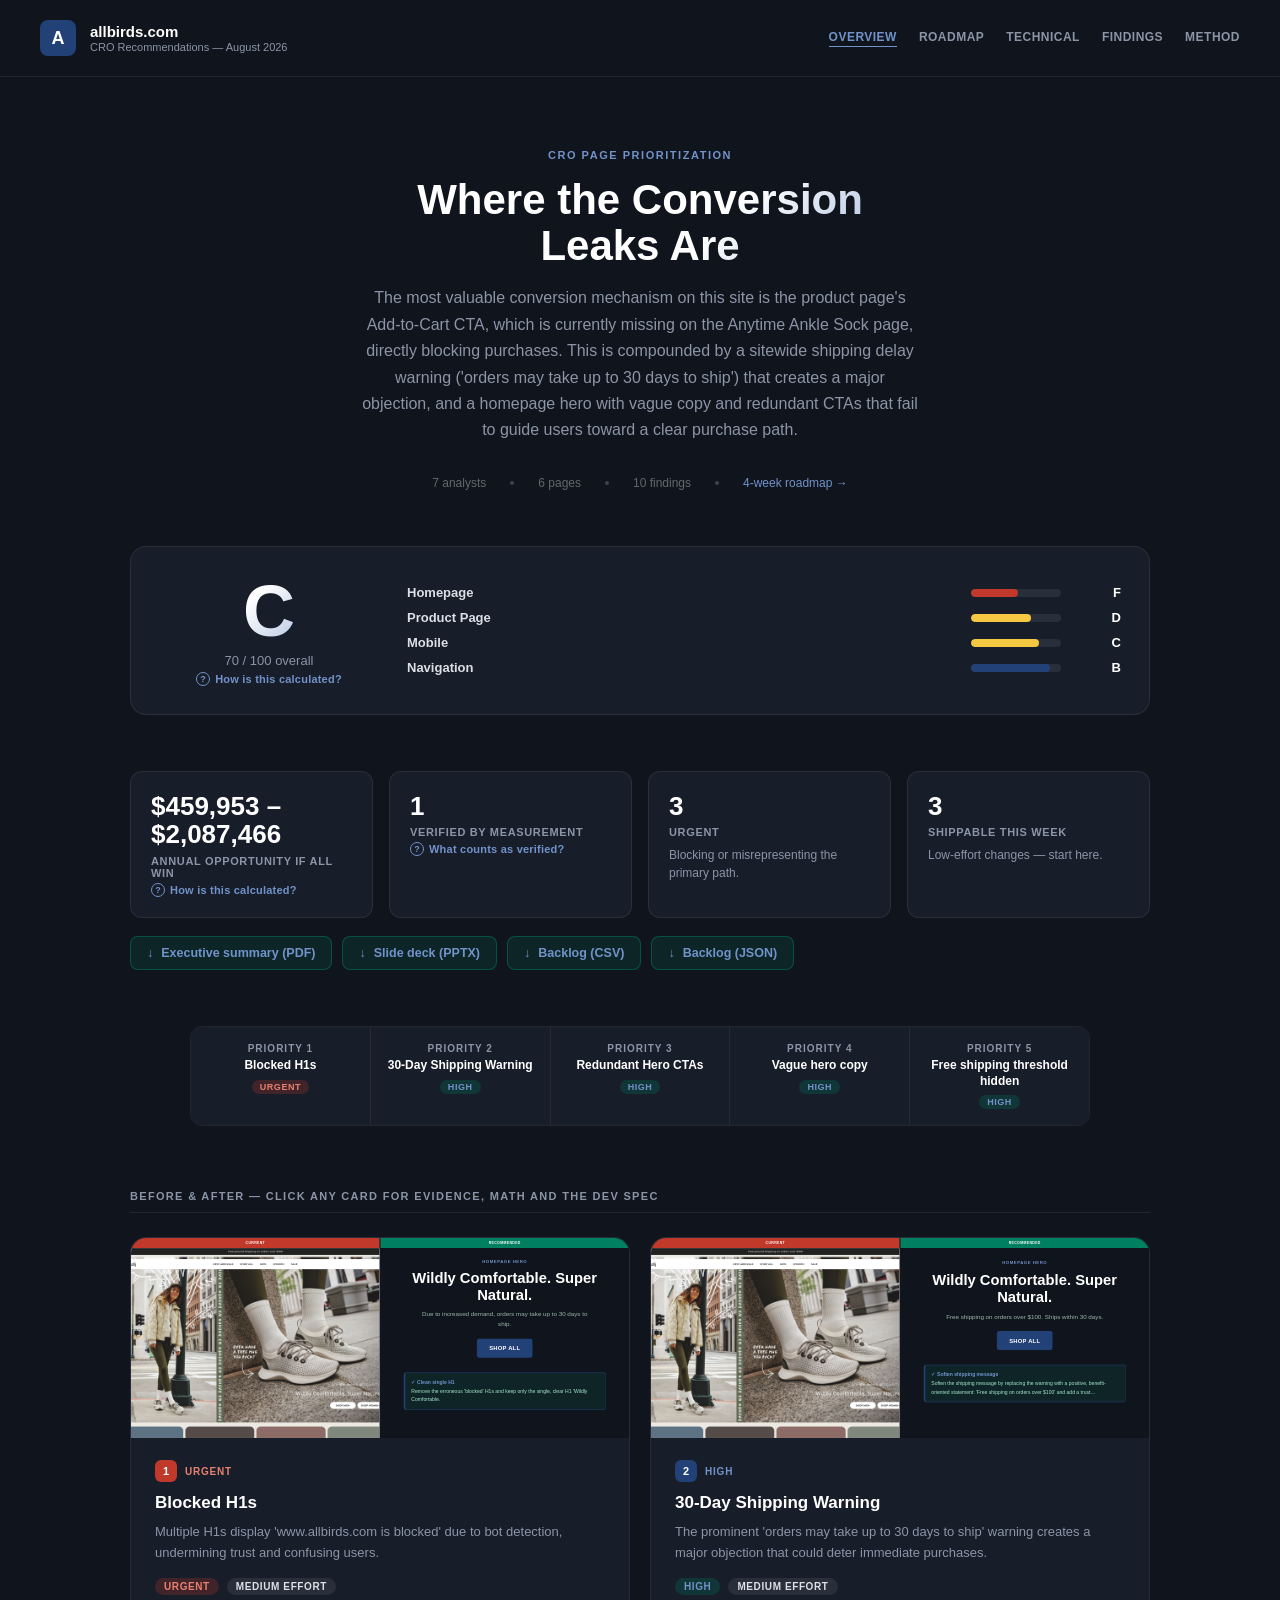
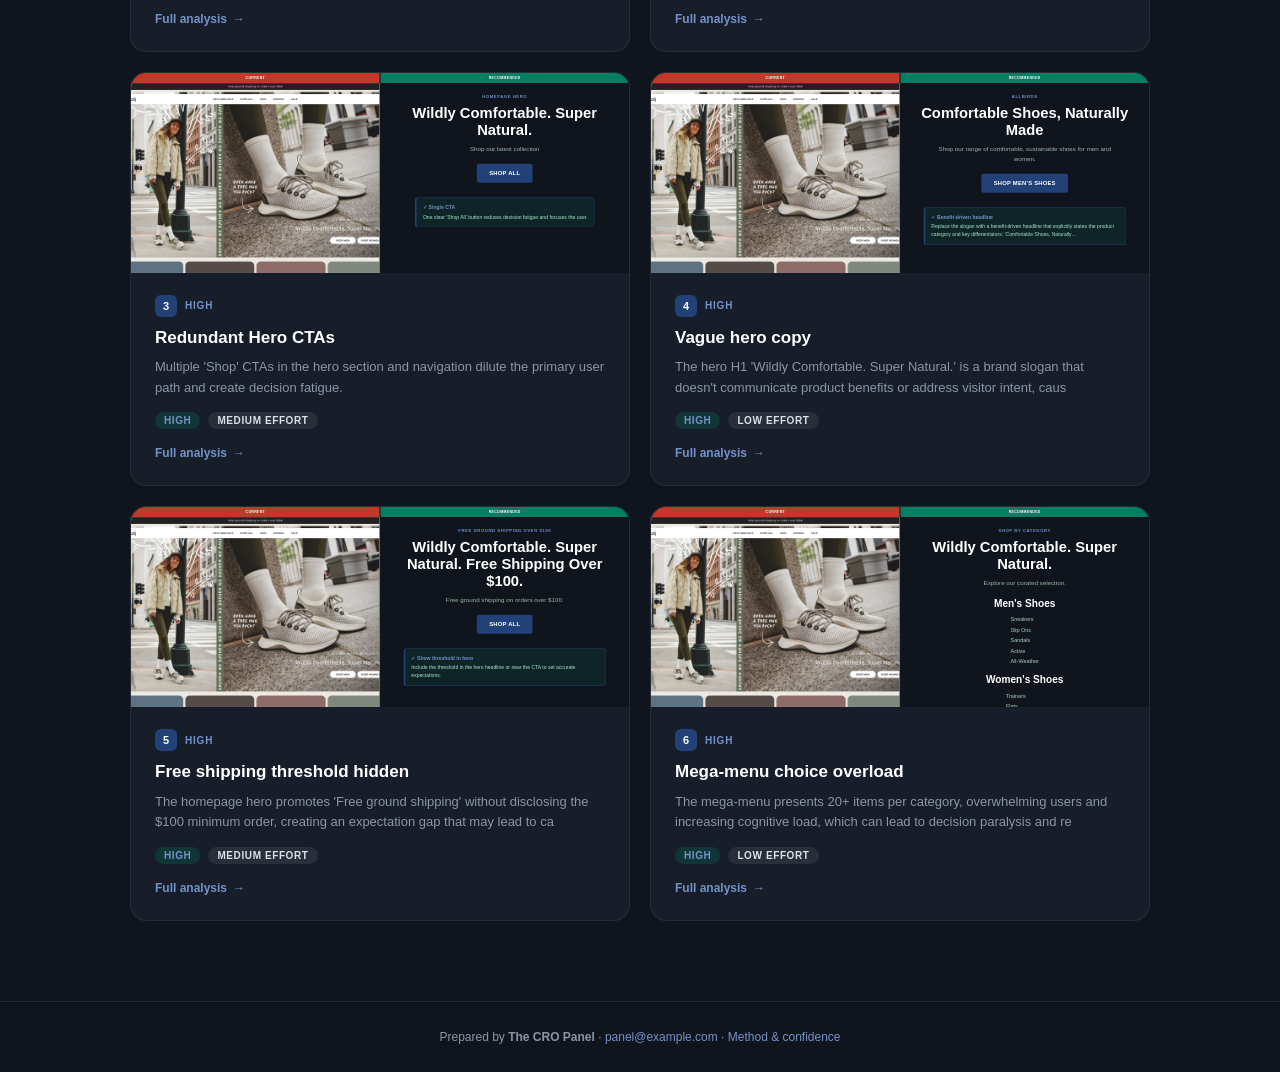
<file: index.html>
<!doctype html>
<html lang="en">
<head>
<meta charset="utf-8">
<meta name="viewport" content="width=device-width, initial-scale=1.0">
<title>allbirds.com — CRO Recommendations</title>
<link rel="stylesheet" href="cro_system.css">
<style>:root{--green:#224177;--teal:#7292ca;--navy:#10141c;--mid:#171d29;--light:#212a3b;--muted:#8b95a7;--off:#dcdfe5;}</style></head>
<body>
<header>
  <a class="logo-area" href="index.html" style="text-decoration:none">
    <div class="logo-dot">A</div>
    <div>
      <div class="logo-text">allbirds.com</div>
      <div class="logo-sub">CRO Recommendations — August 2026</div>
    </div>
  </a>
  <nav class="nav"><a href="index.html" class="active">Overview</a><a href="roadmap.html">Roadmap</a><a href="technical.html">Technical</a><a href="appendix.html">Findings</a><a href="methodology.html">Method</a></nav>
</header>

<div class="hero">
  <div class="hero-eyebrow">CRO Page Prioritization</div>
  <h1>Where the Conversion<br>Leaks Are</h1>
  <p>The most valuable conversion mechanism on this site is the product page&#x27;s Add-to-Cart CTA, which is currently missing on the Anytime Ankle Sock page, directly blocking purchases. This is compounded by a sitewide shipping delay warning (&#x27;orders may take up to 30 days to ship&#x27;) that creates a major objection, and a homepage hero with vague copy and redundant CTAs that fail to guide users toward a clear purchase path.</p>
  <div class="hero-meta">
    <span>7 analysts</span><span class="dot"></span>
    <span>6 pages</span><span class="dot"></span>
    <span>10 findings</span><span class="dot"></span>
    <span><a href="roadmap.html" style="color:var(--teal);text-decoration:none">4-week roadmap →</a></span>
  </div>
</div>

<div class="wrap">
  <div class="section" style="padding-top:0">
    <div class="scorecard">
      <div class="grade-dial">
        <div class="grade-letter">C</div>
        <div class="grade-score">70 / 100 overall</div>
        <button class="explain" data-m="grade">How is this calculated?</button>
      </div>
      <div class="surface-rows"><div class="surface-row"><div class="sname">Homepage</div><div class="bar-track"><div class="bar-fill bad" style="width:52%"></div></div><div class="sgrade">F</div></div><div class="surface-row"><div class="sname">Product Page</div><div class="bar-track"><div class="bar-fill warn" style="width:67%"></div></div><div class="sgrade">D</div></div><div class="surface-row"><div class="sname">Mobile</div><div class="bar-track"><div class="bar-fill warn" style="width:75%"></div></div><div class="sgrade">C</div></div><div class="surface-row"><div class="sname">Navigation</div><div class="bar-track"><div class="bar-fill " style="width:88%"></div></div><div class="sgrade">B</div></div></div>
    </div>
  </div>

  <div class="section" style="padding-top:0;border-top:none">
    <div class="tiles">
      <div class="tile"><div class="tval">$459,953 – $2,087,466</div>
        <div class="tlabel">annual opportunity if all win</div><button class="explain" data-m="opp">How is this calculated?</button></div>
      <div class="tile"><div class="tval">1</div>
        <div class="tlabel">Verified by measurement</div><button class="explain" data-m="ver">What counts as verified?</button></div>
      <div class="tile"><div class="tval">3</div>
        <div class="tlabel">Urgent</div>
        <div class="tnote">Blocking or misrepresenting the primary path.</div></div>
      <div class="tile"><div class="tval">3</div>
        <div class="tlabel">Shippable this week</div>
        <div class="tnote">Low-effort changes — start here.</div></div>
    </div>
    <div class="dl-row">
      <a class="btn-dl" href="executive-summary.pdf" download>Executive summary (PDF)</a>
      <a class="btn-dl" href="report-deck.pptx" download>Slide deck (PPTX)</a>
      <a class="btn-dl" href="backlog.csv" download>Backlog (CSV)</a>
      <a class="btn-dl" href="backlog.json" download>Backlog (JSON)</a>
    </div>
  </div>
</div>

<div class="priority-strip"><div class="pitem"><div class="pnum">Priority 1</div><div class="ptitle">Blocked H1s</div><div class="pbadge badge-urgent">Urgent</div></div><div class="pitem"><div class="pnum">Priority 2</div><div class="ptitle">30-Day Shipping Warning</div><div class="pbadge badge-high">High</div></div><div class="pitem"><div class="pnum">Priority 3</div><div class="ptitle">Redundant Hero CTAs</div><div class="pbadge badge-high">High</div></div><div class="pitem"><div class="pnum">Priority 4</div><div class="ptitle">Vague hero copy</div><div class="pbadge badge-high">High</div></div><div class="pitem"><div class="pnum">Priority 5</div><div class="ptitle">Free shipping threshold hidden</div><div class="pbadge badge-high">High</div></div></div>

<div class="cards-section">
  <div class="section-label">Before &amp; After — click any card for evidence, math and the dev spec</div>
  <div class="cards"><a class="card" href="finding_1_blocked_h1s.html">
      <div class="card-preview"><div class="preview-inner">
        <div class="preview-half">
          <div class="preview-bar bar-red">Current</div><div class="shotwrap"><img class="shot" src="shot_home.png" alt="" loading="lazy"></div>
        </div>
        <div class="preview-divider"></div>
        <div class="preview-half">
          <div class="preview-bar bar-green">Recommended</div>
          <div class="preview-body"><div class="surface"><div class="eyebrow">Homepage Hero</div><h1>Wildly Comfortable. Super Natural.</h1><p>Due to increased demand, orders may take up to 30 days to ship.</p><span class="btn-primary">Shop All</span><div class="win-callout"><strong>✓ Clean single H1</strong>Remove the erroneous &#x27;blocked&#x27; H1s and keep only the single, clear H1 &#x27;Wildly Comfortable.</div></div></div>
        </div>
      </div></div>
      <div class="card-body">
        <div class="card-priority">
          <div class="priority-num num-urgent">1</div>
          <div class="priority-label label-urgent">Urgent</div>
        </div>
        <h2>Blocked H1s</h2>
        <p>Multiple H1s display &#x27;www.allbirds.com is blocked&#x27; due to bot detection, undermining trust and confusing users.</p>
        <div class="badge-row" style="margin-bottom:14px"><span class="badge badge-urgent">Urgent</span><span class="badge badge-effort">Medium effort</span></div>
        <span class="card-link">Full analysis <span class="arrow">→</span></span>
      </div></a><a class="card" href="finding_2_30_day_shipping_warning.html">
      <div class="card-preview"><div class="preview-inner">
        <div class="preview-half">
          <div class="preview-bar bar-red">Current</div><div class="shotwrap"><img class="shot" src="shot_home.png" alt="" loading="lazy"></div>
        </div>
        <div class="preview-divider"></div>
        <div class="preview-half">
          <div class="preview-bar bar-green">Recommended</div>
          <div class="preview-body"><div class="surface"><p class="eyebrow">Homepage Hero</p><h1>Wildly Comfortable. Super Natural.</h1><p>Free shipping on orders over $100. Ships within 30 days.</p><span class="btn-primary">Shop All</span><div class="win-callout"><strong>✓ Soften shipping message</strong>Soften the shipping message by replacing the warning with a positive, benefit-oriented statement: &#x27;Free shipping on orders over $100&#x27; and add a trust…</div></div></div>
        </div>
      </div></div>
      <div class="card-body">
        <div class="card-priority">
          <div class="priority-num num-high">2</div>
          <div class="priority-label label-high">High</div>
        </div>
        <h2>30-Day Shipping Warning</h2>
        <p>The prominent &#x27;orders may take up to 30 days to ship&#x27; warning creates a major objection that could deter immediate purchases.</p>
        <div class="badge-row" style="margin-bottom:14px"><span class="badge badge-high">High</span><span class="badge badge-effort">Medium effort</span></div>
        <span class="card-link">Full analysis <span class="arrow">→</span></span>
      </div></a><a class="card" href="finding_3_redundant_hero_ctas.html">
      <div class="card-preview"><div class="preview-inner">
        <div class="preview-half">
          <div class="preview-bar bar-red">Current</div><div class="shotwrap"><img class="shot" src="shot_home.png" alt="" loading="lazy"></div>
        </div>
        <div class="preview-divider"></div>
        <div class="preview-half">
          <div class="preview-bar bar-green">Recommended</div>
          <div class="preview-body"><div class="surface"><div class="eyebrow">Homepage Hero</div><h1>Wildly Comfortable. Super Natural.</h1><p>Shop our latest collection</p><span class="btn-primary">Shop All</span><div class="win-callout"><strong>✓ Single CTA</strong>One clear 'Shop All' button reduces decision fatigue and focuses the user.</div></div></div>
        </div>
      </div></div>
      <div class="card-body">
        <div class="card-priority">
          <div class="priority-num num-high">3</div>
          <div class="priority-label label-high">High</div>
        </div>
        <h2>Redundant Hero CTAs</h2>
        <p>Multiple &#x27;Shop&#x27; CTAs in the hero section and navigation dilute the primary user path and create decision fatigue.</p>
        <div class="badge-row" style="margin-bottom:14px"><span class="badge badge-high">High</span><span class="badge badge-effort">Medium effort</span></div>
        <span class="card-link">Full analysis <span class="arrow">→</span></span>
      </div></a><a class="card" href="finding_4_vague_hero_copy.html">
      <div class="card-preview"><div class="preview-inner">
        <div class="preview-half">
          <div class="preview-bar bar-red">Current</div><div class="shotwrap"><img class="shot" src="shot_home.png" alt="" loading="lazy"></div>
        </div>
        <div class="preview-divider"></div>
        <div class="preview-half">
          <div class="preview-bar bar-green">Recommended</div>
          <div class="preview-body"><div class="surface"><div class="eyebrow">Allbirds</div><h1>Comfortable Shoes, Naturally Made</h1><p>Shop our range of comfortable, sustainable shoes for men and women.</p><span class="btn-primary">Shop Men's Shoes</span><div class="win-callout"><strong>✓ Benefit-driven headline</strong>Replace the slogan with a benefit-driven headline that explicitly states the product category and key differentiators: &#x27;Comfortable Shoes, Naturally…</div></div></div>
        </div>
      </div></div>
      <div class="card-body">
        <div class="card-priority">
          <div class="priority-num num-high">4</div>
          <div class="priority-label label-high">High</div>
        </div>
        <h2>Vague hero copy</h2>
        <p>The hero H1 &#x27;Wildly Comfortable. Super Natural.&#x27; is a brand slogan that doesn&#x27;t communicate product benefits or address visitor intent, caus</p>
        <div class="badge-row" style="margin-bottom:14px"><span class="badge badge-high">High</span><span class="badge badge-effort">Low effort</span></div>
        <span class="card-link">Full analysis <span class="arrow">→</span></span>
      </div></a><a class="card" href="finding_5_free_shipping_threshold_hidden.html">
      <div class="card-preview"><div class="preview-inner">
        <div class="preview-half">
          <div class="preview-bar bar-red">Current</div><div class="shotwrap"><img class="shot" src="shot_home.png" alt="" loading="lazy"></div>
        </div>
        <div class="preview-divider"></div>
        <div class="preview-half">
          <div class="preview-bar bar-green">Recommended</div>
          <div class="preview-body"><div class="surface"><div class="eyebrow">Free Ground Shipping Over $100</div><h1>Wildly Comfortable. Super Natural. Free Shipping Over $100.</h1><p>Free ground shipping on orders over $100.</p><span class="btn-primary">Shop All</span><div class="win-callout"><strong>✓ Show threshold in hero</strong>Include the threshold in the hero headline or near the CTA to set accurate expectations.</div></div></div>
        </div>
      </div></div>
      <div class="card-body">
        <div class="card-priority">
          <div class="priority-num num-high">5</div>
          <div class="priority-label label-high">High</div>
        </div>
        <h2>Free shipping threshold hidden</h2>
        <p>The homepage hero promotes &#x27;Free ground shipping&#x27; without disclosing the $100 minimum order, creating an expectation gap that may lead to ca</p>
        <div class="badge-row" style="margin-bottom:14px"><span class="badge badge-high">High</span><span class="badge badge-effort">Medium effort</span></div>
        <span class="card-link">Full analysis <span class="arrow">→</span></span>
      </div></a><a class="card" href="finding_6_mega_menu_choice_overload.html">
      <div class="card-preview"><div class="preview-inner">
        <div class="preview-half">
          <div class="preview-bar bar-red">Current</div><div class="shotwrap"><img class="shot" src="shot_home.png" alt="" loading="lazy"></div>
        </div>
        <div class="preview-divider"></div>
        <div class="preview-half">
          <div class="preview-bar bar-green">Recommended</div>
          <div class="preview-body"><div class="surface"><div class="eyebrow">Shop by Category</div><h1>Wildly Comfortable. Super Natural.</h1><p>Explore our curated selection.</p><h2>Men's Shoes</h2><ul><li>Sneakers</li><li>Slip Ons</li><li>Sandals</li><li>Active</li><li>All-Weather</li></ul><h2>Women's Shoes</h2><ul><li>Trainers</li><li>Flats</li><li>Canvas Cruiser</li><li>Sandals</li><li>Active</li></ul><h2>Apparel & Accessories</h2><ul><li>Men's Apparel</li><li>Women's Apparel</li><li>Socks</li></ul><span class="btn-primary">Shop All</span><div class="win-callout"><strong>✓ Reduced choices</strong>Top 5-7 items per category with clear headings reduce cognitive load and guide users to click.</div></div></div>
        </div>
      </div></div>
      <div class="card-body">
        <div class="card-priority">
          <div class="priority-num num-high">6</div>
          <div class="priority-label label-high">High</div>
        </div>
        <h2>Mega-menu choice overload</h2>
        <p>The mega-menu presents 20+ items per category, overwhelming users and increasing cognitive load, which can lead to decision paralysis and re</p>
        <div class="badge-row" style="margin-bottom:14px"><span class="badge badge-high">High</span><span class="badge badge-effort">Low effort</span></div>
        <span class="card-link">Full analysis <span class="arrow">→</span></span>
      </div></a></div>
</div>
<div class="footer">
  Prepared by <strong>The CRO Panel</strong> · <a href="mailto:panel@example.com">panel@example.com</a> · <a href="methodology.html">Method &amp; confidence</a>
</div>
<div class="modal-overlay" id="modal-root"><div class="modal-box"></div></div>
<template id="m-grade"><h3>How the grade is calculated</h3><p>Each surface starts at 100. The worst issue costs its full penalty — Urgent 25, High 12, Medium 5 — and each further issue costs 30% less than the one before, because the fifth problem on a page does not damage it as much as the first.</p><div class="formula">surface = 100 − Σ penalty × 0.7ⁱ&nbsp;&nbsp;(worst first)
overall = mean of surface scores</div><table><tr><th>Surface</th><th>Urgent</th><th>High</th><th>Score</th><th>Grade</th></tr><tr><td>Homepage</td><td class='num'>1</td><td class='num'>5</td><td class='num'>52</td><td class='num'>F</td></tr><tr><td>Product Page</td><td class='num'>1</td><td class='num'>1</td><td class='num'>67</td><td class='num'>D</td></tr><tr><td>Mobile</td><td class='num'>1</td><td class='num'>0</td><td class='num'>75</td><td class='num'>C</td></tr><tr><td>Navigation</td><td class='num'>0</td><td class='num'>1</td><td class='num'>88</td><td class='num'>B</td></tr></table><p>Grades: A 90+, B 80+, C 70+, D 60+, F below 60.</p></template><template id="m-opp"><h3>How the total is calculated</h3><p>The sum of every finding's individual range. Each row is traffic × conversion × assumed lift band × order value:</p><table><tr><th>Finding</th><th>Lift band</th><th>Range</th></tr><tr><td>Blocked H1s</td><td class='num'>2.0–8.0%</td><td class='num'>$70,762–$283,046</td></tr><tr><td>30-Day Shipping Warning</td><td class='num'>1.0–5.0%</td><td class='num'>$35,381–$176,904</td></tr><tr><td>Redundant Hero CTAs</td><td class='num'>1.0–5.0%</td><td class='num'>$35,381–$176,904</td></tr><tr><td>Vague hero copy</td><td class='num'>1.0–5.0%</td><td class='num'>$35,381–$176,904</td></tr><tr><td>Free shipping threshold hidden</td><td class='num'>1.0–5.0%</td><td class='num'>$35,381–$176,904</td></tr><tr><td>Mega-menu choice overload</td><td class='num'>1.0–5.0%</td><td class='num'>$35,381–$176,904</td></tr><tr><td>Multiple H1s dilute focus</td><td class='num'>1.0–5.0%</td><td class='num'>$35,381–$176,904</td></tr><tr><td>Missing Add-to-Cart CTA</td><td class='num'>2.0–8.0%</td><td class='num'>$70,762–$283,046</td></tr><tr><td>No responsive viewport</td><td class='num'>2.0–8.0%</td><td class='num'>$70,762–$283,046</td></tr><tr><td>Shipping delay not prominent</td><td class='num'>1.0–5.0%</td><td class='num'>$35,381–$176,904</td></tr></table><p>Inputs supplied by the client: 180,000 visits/month, $78 average order, 2.10% baseline conversion.</p><p><strong>Caveat that applies to every row:</strong> Across 127,000 experiments, 12% produced a statistically significant improvement on the primary metric; a healthy programme win rate is 10-30%. These are prizes if changes work, not forecasts.</p></template><template id="m-ver"><h3>What &#x27;verified&#x27; means</h3><p>A verified finding was measured directly — real-user field data, security headers, accessibility defects counted in the markup — and is reproducible by anyone. Everything else is expert inspection: valuable, but a hypothesis until tested.</p></template><script>
(function(){
  var root=document.getElementById('modal-root');
  function close(){root.classList.remove('open');}
  document.addEventListener('click',function(e){
    var b=e.target.closest('[data-m]');
    if(b){var t=document.getElementById('m-'+b.getAttribute('data-m'));
      if(t){root.querySelector('.modal-box').innerHTML=
        '<button class="modal-close" aria-label="Close">\u00d7</button>'+t.innerHTML;
        root.classList.add('open');}return;}
    if(e.target.closest('.modal-close')||e.target===root)close();
  });
  document.addEventListener('keydown',function(e){if(e.key==='Escape')close();});
  function scale(){
    document.querySelectorAll('.card-preview .preview-inner').forEach(function(el){
      var w=el.parentElement.clientWidth;if(!w)return;
      var s=w/1280;el.style.transform='scale('+s+')';
      el.parentElement.style.height=Math.round(514*s)+'px';});
  }
  scale();window.addEventListener('resize',scale);
})();
</script>
</body>
</html>
</file>
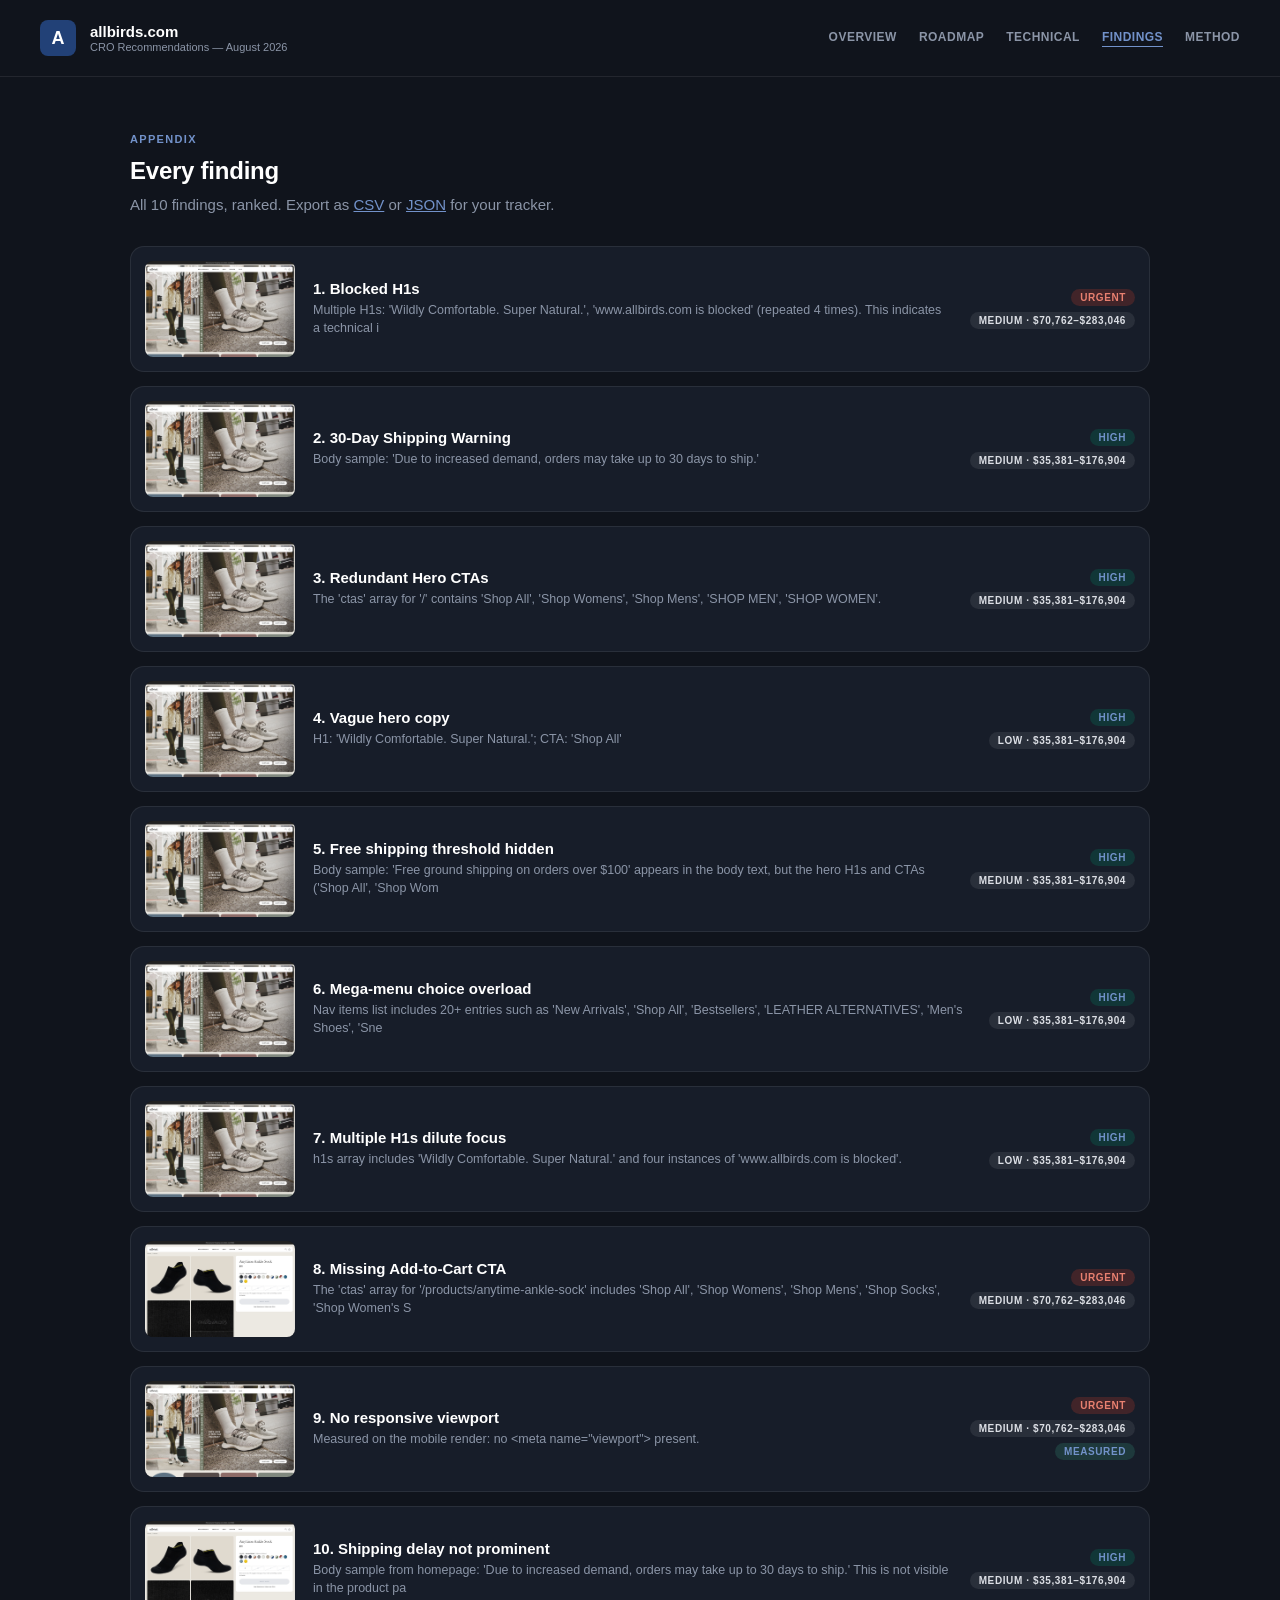
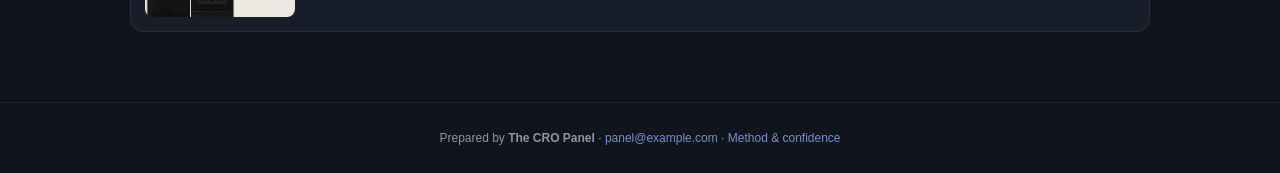
<file: appendix.html>
<!doctype html>
<html lang="en">
<head>
<meta charset="utf-8">
<meta name="viewport" content="width=device-width, initial-scale=1.0">
<title>All findings — allbirds.com</title>
<link rel="stylesheet" href="cro_system.css">
<style>:root{--green:#224177;--teal:#7292ca;--navy:#10141c;--mid:#171d29;--light:#212a3b;--muted:#8b95a7;--off:#dcdfe5;}</style></head>
<body>
<header>
  <a class="logo-area" href="index.html" style="text-decoration:none">
    <div class="logo-dot">A</div>
    <div>
      <div class="logo-text">allbirds.com</div>
      <div class="logo-sub">CRO Recommendations — August 2026</div>
    </div>
  </a>
  <nav class="nav"><a href="index.html">Overview</a><a href="roadmap.html">Roadmap</a><a href="technical.html">Technical</a><a href="appendix.html" class="active">Findings</a><a href="methodology.html">Method</a></nav>
</header>

<div class="wrap">
  <div class="section">
    <div class="eyebrow-label">Appendix</div>
    <h2 class="section-title">Every finding</h2>
    <p class="section-intro">All 10 findings, ranked. Export as
      <a href="backlog.csv" style="color:var(--teal)">CSV</a> or
      <a href="backlog.json" style="color:var(--teal)">JSON</a> for your tracker.</p>
    <a class="finding-row" href="finding_1_blocked_h1s.html">
      <div class="finding-thumb"><img src="shot_home.png" alt="" loading="lazy"></div>
      <div class="fr-body">
        <h3>1. Blocked H1s</h3>
        <p>Multiple H1s: &#x27;Wildly Comfortable. Super Natural.&#x27;, &#x27;www.allbirds.com is blocked&#x27; (repeated 4 times). This indicates a technical i</p>
      </div>
      <div class="fr-meta">
        <span class="badge badge-urgent">Urgent</span>
        <span class="badge badge-effort">Medium · $70,762–$283,046</span>
        
      </div>
    </a><a class="finding-row" href="finding_2_30_day_shipping_warning.html">
      <div class="finding-thumb"><img src="shot_home.png" alt="" loading="lazy"></div>
      <div class="fr-body">
        <h3>2. 30-Day Shipping Warning</h3>
        <p>Body sample: &#x27;Due to increased demand, orders may take up to 30 days to ship.&#x27;</p>
      </div>
      <div class="fr-meta">
        <span class="badge badge-high">High</span>
        <span class="badge badge-effort">Medium · $35,381–$176,904</span>
        
      </div>
    </a><a class="finding-row" href="finding_3_redundant_hero_ctas.html">
      <div class="finding-thumb"><img src="shot_home.png" alt="" loading="lazy"></div>
      <div class="fr-body">
        <h3>3. Redundant Hero CTAs</h3>
        <p>The &#x27;ctas&#x27; array for &#x27;/&#x27; contains &#x27;Shop All&#x27;, &#x27;Shop Womens&#x27;, &#x27;Shop Mens&#x27;, &#x27;SHOP MEN&#x27;, &#x27;SHOP WOMEN&#x27;.</p>
      </div>
      <div class="fr-meta">
        <span class="badge badge-high">High</span>
        <span class="badge badge-effort">Medium · $35,381–$176,904</span>
        
      </div>
    </a><a class="finding-row" href="finding_4_vague_hero_copy.html">
      <div class="finding-thumb"><img src="shot_home.png" alt="" loading="lazy"></div>
      <div class="fr-body">
        <h3>4. Vague hero copy</h3>
        <p>H1: &#x27;Wildly Comfortable. Super Natural.&#x27;; CTA: &#x27;Shop All&#x27;</p>
      </div>
      <div class="fr-meta">
        <span class="badge badge-high">High</span>
        <span class="badge badge-effort">Low · $35,381–$176,904</span>
        
      </div>
    </a><a class="finding-row" href="finding_5_free_shipping_threshold_hidden.html">
      <div class="finding-thumb"><img src="shot_home.png" alt="" loading="lazy"></div>
      <div class="fr-body">
        <h3>5. Free shipping threshold hidden</h3>
        <p>Body sample: &#x27;Free ground shipping on orders over $100&#x27; appears in the body text, but the hero H1s and CTAs (&#x27;Shop All&#x27;, &#x27;Shop Wom</p>
      </div>
      <div class="fr-meta">
        <span class="badge badge-high">High</span>
        <span class="badge badge-effort">Medium · $35,381–$176,904</span>
        
      </div>
    </a><a class="finding-row" href="finding_6_mega_menu_choice_overload.html">
      <div class="finding-thumb"><img src="shot_home.png" alt="" loading="lazy"></div>
      <div class="fr-body">
        <h3>6. Mega-menu choice overload</h3>
        <p>Nav items list includes 20+ entries such as &#x27;New Arrivals&#x27;, &#x27;Shop All&#x27;, &#x27;Bestsellers&#x27;, &#x27;LEATHER ALTERNATIVES&#x27;, &#x27;Men&#x27;s Shoes&#x27;, &#x27;Sne</p>
      </div>
      <div class="fr-meta">
        <span class="badge badge-high">High</span>
        <span class="badge badge-effort">Low · $35,381–$176,904</span>
        
      </div>
    </a><a class="finding-row" href="finding_7_multiple_h1s_dilute_focus.html">
      <div class="finding-thumb"><img src="shot_home.png" alt="" loading="lazy"></div>
      <div class="fr-body">
        <h3>7. Multiple H1s dilute focus</h3>
        <p>h1s array includes &#x27;Wildly Comfortable. Super Natural.&#x27; and four instances of &#x27;www.allbirds.com is blocked&#x27;.</p>
      </div>
      <div class="fr-meta">
        <span class="badge badge-high">High</span>
        <span class="badge badge-effort">Low · $35,381–$176,904</span>
        
      </div>
    </a><a class="finding-row" href="finding_8_missing_add_to_cart_cta.html">
      <div class="finding-thumb"><img src="shot_products_anytime_ankle_sock.png" alt="" loading="lazy"></div>
      <div class="fr-body">
        <h3>8. Missing Add-to-Cart CTA</h3>
        <p>The &#x27;ctas&#x27; array for &#x27;/products/anytime-ankle-sock&#x27; includes &#x27;Shop All&#x27;, &#x27;Shop Womens&#x27;, &#x27;Shop Mens&#x27;, &#x27;Shop Socks&#x27;, &#x27;Shop Women&#x27;s S</p>
      </div>
      <div class="fr-meta">
        <span class="badge badge-urgent">Urgent</span>
        <span class="badge badge-effort">Medium · $70,762–$283,046</span>
        
      </div>
    </a><a class="finding-row" href="finding_9_no_responsive_viewport.html">
      <div class="finding-thumb"><img src="shot_home_mobile.png" alt="" loading="lazy"></div>
      <div class="fr-body">
        <h3>9. No responsive viewport</h3>
        <p>Measured on the mobile render: no &lt;meta name=&quot;viewport&quot;&gt; present.</p>
      </div>
      <div class="fr-meta">
        <span class="badge badge-urgent">Urgent</span>
        <span class="badge badge-effort">Medium · $70,762–$283,046</span>
        <span class="badge badge-verified">Measured</span>
      </div>
    </a><a class="finding-row" href="finding_10_shipping_delay_not_prominent.html">
      <div class="finding-thumb"><img src="shot_products_anytime_ankle_sock.png" alt="" loading="lazy"></div>
      <div class="fr-body">
        <h3>10. Shipping delay not prominent</h3>
        <p>Body sample from homepage: &#x27;Due to increased demand, orders may take up to 30 days to ship.&#x27; This is not visible in the product pa</p>
      </div>
      <div class="fr-meta">
        <span class="badge badge-high">High</span>
        <span class="badge badge-effort">Medium · $35,381–$176,904</span>
        
      </div>
    </a>
  </div>
</div>
<div class="footer">
  Prepared by <strong>The CRO Panel</strong> · <a href="mailto:panel@example.com">panel@example.com</a> · <a href="methodology.html">Method &amp; confidence</a>
</div>
<div class="modal-overlay" id="modal-root"><div class="modal-box"></div></div>
<script>
(function(){
  var root=document.getElementById('modal-root');
  function close(){root.classList.remove('open');}
  document.addEventListener('click',function(e){
    var b=e.target.closest('[data-m]');
    if(b){var t=document.getElementById('m-'+b.getAttribute('data-m'));
      if(t){root.querySelector('.modal-box').innerHTML=
        '<button class="modal-close" aria-label="Close">\u00d7</button>'+t.innerHTML;
        root.classList.add('open');}return;}
    if(e.target.closest('.modal-close')||e.target===root)close();
  });
  document.addEventListener('keydown',function(e){if(e.key==='Escape')close();});
  function scale(){
    document.querySelectorAll('.card-preview .preview-inner').forEach(function(el){
      var w=el.parentElement.clientWidth;if(!w)return;
      var s=w/1280;el.style.transform='scale('+s+')';
      el.parentElement.style.height=Math.round(514*s)+'px';});
  }
  scale();window.addEventListener('resize',scale);
})();
</script>
</body>
</html>
</file>
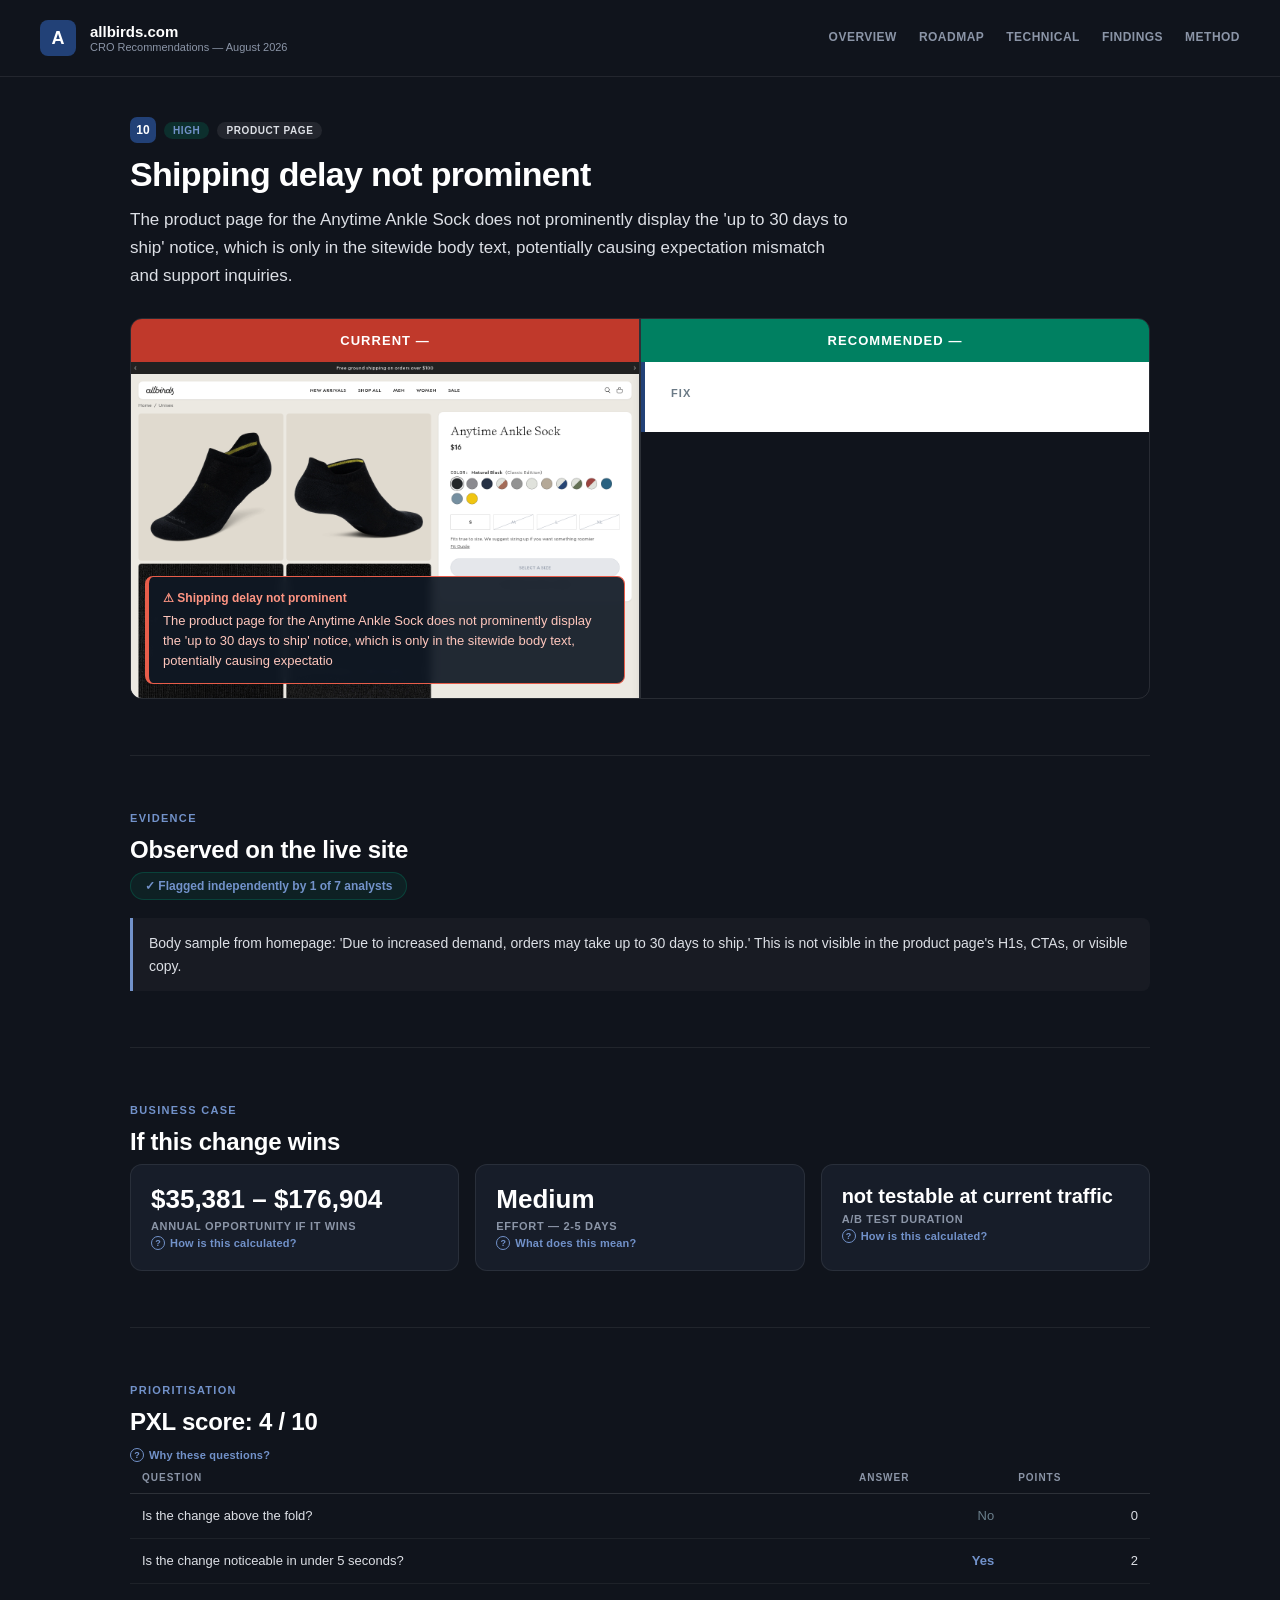
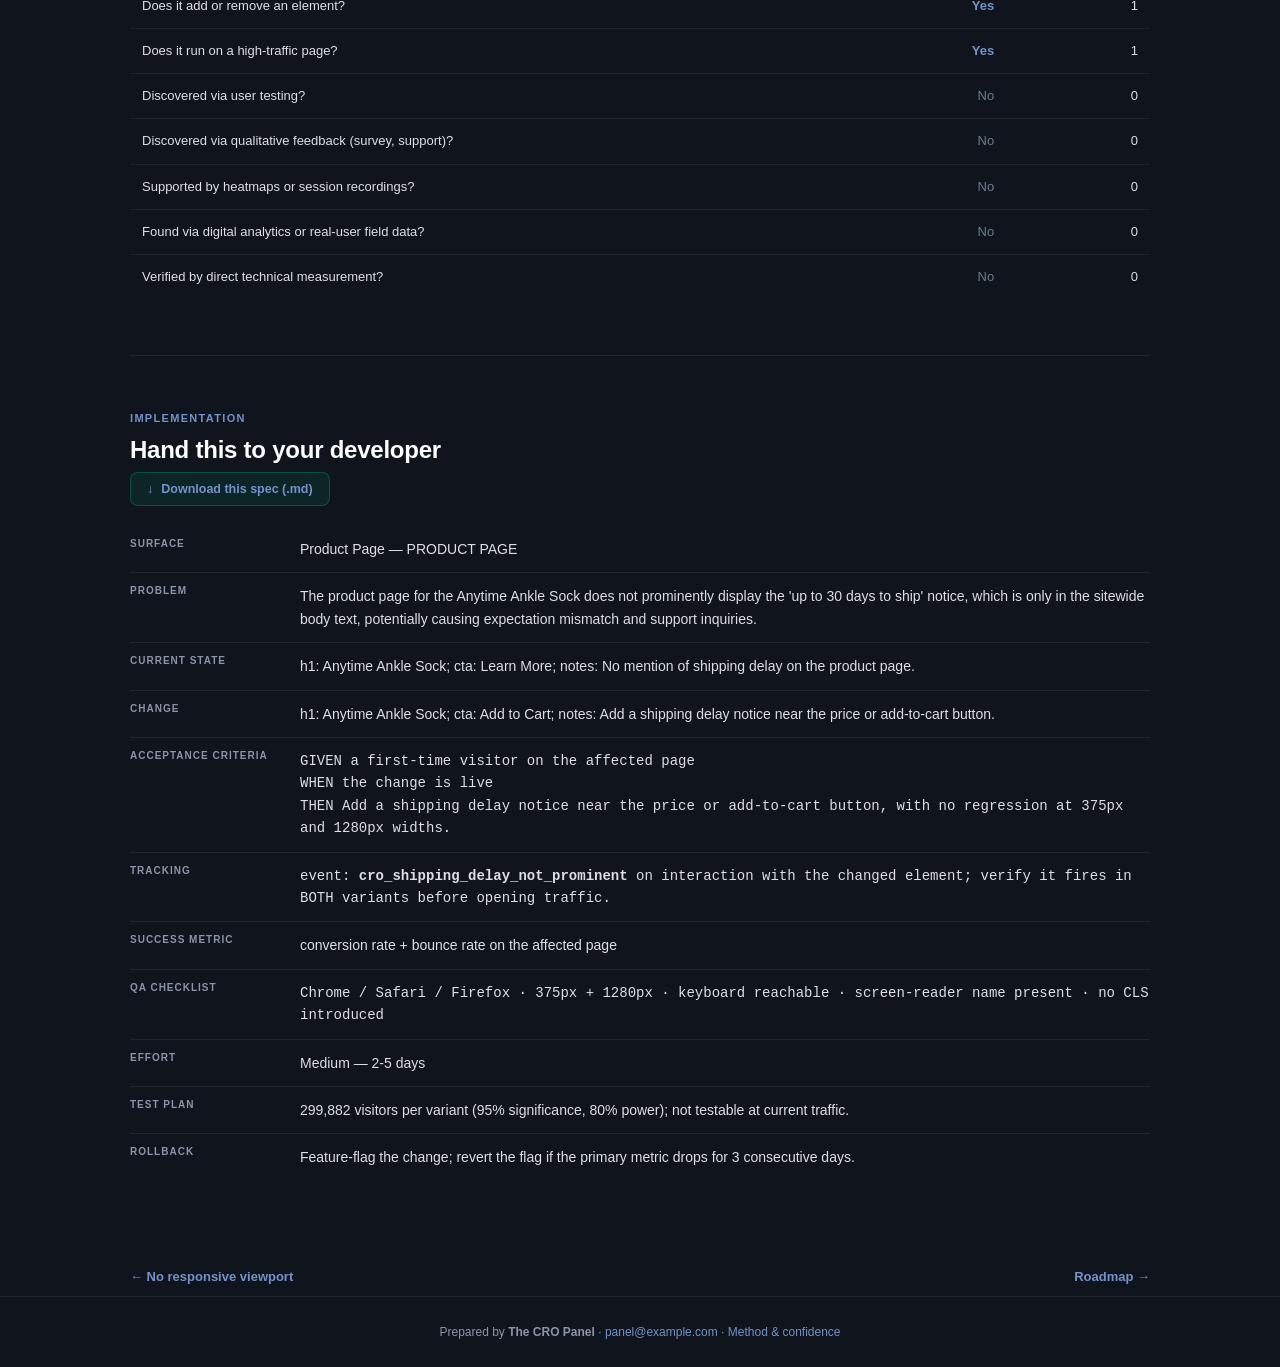
<file: finding_10_shipping_delay_not_prominent.html>
<!doctype html>
<html lang="en">
<head>
<meta charset="utf-8">
<meta name="viewport" content="width=device-width, initial-scale=1.0">
<title>Shipping delay not prominent — allbirds.com</title>
<link rel="stylesheet" href="cro_system.css">
<style>:root{--green:#224177;--teal:#7292ca;--navy:#10141c;--mid:#171d29;--light:#212a3b;--muted:#8b95a7;--off:#dcdfe5;}</style></head>
<body>
<header>
  <a class="logo-area" href="index.html" style="text-decoration:none">
    <div class="logo-dot">A</div>
    <div>
      <div class="logo-text">allbirds.com</div>
      <div class="logo-sub">CRO Recommendations — August 2026</div>
    </div>
  </a>
  <nav class="nav"><a href="index.html">Overview</a><a href="roadmap.html">Roadmap</a><a href="technical.html">Technical</a><a href="appendix.html">Findings</a><a href="methodology.html">Method</a></nav>
</header>

<div class="wrap">
  <div class="finding-head">
    <div class="badge-row">
      <span class="rank-chip rank-high">10</span>
      <span class="badge badge-high">High</span>
      <span class="badge badge-effort">Product Page</span>
      
    </div>
    <h1>Shipping delay not prominent</h1>
    <p class="thesis">The product page for the Anytime Ankle Sock does not prominently display the &#x27;up to 30 days to ship&#x27; notice, which is only in the sitewide body text, potentially causing expectation mismatch and support inquiries.</p>
  </div>
  
  <div class="section" style="padding-top:0;border-top:none">
    <div class="split">
      <div class="col">
        <div class="label-bar label-current">CURRENT — </div>
        <div class="shotwrap"><img class="shot" src="shot_products_anytime_ankle_sock.png" alt="Screenshot of the current page" loading="lazy"><div class="shot-tag"><strong>⚠ Shipping delay not prominent</strong>The product page for the Anytime Ankle Sock does not prominently display the &#x27;up to 30 days to ship&#x27; notice, which is only in the sitewide body text, potentially causing expectatio</div></div>
      </div>
      <div class="divider"></div>
      <div class="col">
        <div class="label-bar label-recommended">RECOMMENDED — </div>
        
        <div class="annotation good"><strong>Fix</strong></div>
      </div>
    </div>
  </div>
  
<div class="section">
  <div class="eyebrow-label">Evidence</div>
  <h2 class="section-title">Observed on the live site </h2>
  <div class="agreement">✓ Flagged independently by 1 of 7 analysts</div>
  <ul class="evidence-list"><li>Body sample from homepage: &#x27;Due to increased demand, orders may take up to 30 days to ship.&#x27; This is not visible in the product page&#x27;s H1s, CTAs, or visible copy.</li></ul>
</div>
  
<div class="section">
  <div class="eyebrow-label">Business case</div>
  <h2 class="section-title">If this change wins</h2>
  <div class="tiles" style="grid-template-columns:repeat(3,1fr)">
    <div class="tile">
      <div class="tval">$35,381 – $176,904</div>
      <div class="tlabel">annual opportunity if it wins</div>
      <button class="explain" data-m="size-10">How is this calculated?</button>
    </div>
    <div class="tile">
      <div class="tval">Medium</div>
      <div class="tlabel">Effort — 2-5 days</div>
      <button class="explain" data-m="eff-10">What does this mean?</button>
    </div>
    <div class="tile">
      <div class="tval" style="font-size:20px">not testable at current traffic</div>
      <div class="tlabel">A/B test duration</div>
      <button class="explain" data-m="test-10">How is this calculated?</button>
    </div>
  </div>
</div>
  
<div class="section">
  <div class="eyebrow-label">Prioritisation</div>
  <h2 class="section-title">PXL score: 4 / 10</h2>
  <button class="explain" data-m="pxl-10">Why these questions?</button>
  <div class="tscroll"><table class="dtable">
    <thead><tr><th>Question</th><th class="num">Answer</th><th class="num">Points</th></tr></thead>
    <tbody><tr><td>Is the change above the fold?</td><td class="num no">No</td><td class="num">0</td></tr><tr><td>Is the change noticeable in under 5 seconds?</td><td class="num yes">Yes</td><td class="num">2</td></tr><tr><td>Does it add or remove an element?</td><td class="num yes">Yes</td><td class="num">1</td></tr><tr><td>Does it run on a high-traffic page?</td><td class="num yes">Yes</td><td class="num">1</td></tr><tr><td>Discovered via user testing?</td><td class="num no">No</td><td class="num">0</td></tr><tr><td>Discovered via qualitative feedback (survey, support)?</td><td class="num no">No</td><td class="num">0</td></tr><tr><td>Supported by heatmaps or session recordings?</td><td class="num no">No</td><td class="num">0</td></tr><tr><td>Found via digital analytics or real-user field data?</td><td class="num no">No</td><td class="num">0</td></tr><tr><td>Verified by direct technical measurement?</td><td class="num no">No</td><td class="num">0</td></tr></tbody>
  </table></div>
</div>
  
<div class="section">
  <div class="eyebrow-label">Implementation</div>
  <h2 class="section-title">Hand this to your developer</h2>
  <div class="dl-row" style="margin:0 0 20px">
    <a class="btn-dl" href="dev_spec_10_shipping_delay_not_prominent.md" download>Download this spec (.md)</a>
  </div>
  <dl class="spec">
    <dt>Surface</dt><dd>Product Page — PRODUCT PAGE</dd>
    <dt>Problem</dt><dd>The product page for the Anytime Ankle Sock does not prominently display the &#x27;up to 30 days to ship&#x27; notice, which is only in the sitewide body text, potentially causing expectation mismatch and support inquiries.</dd>
    <dt>Current state</dt><dd>h1: Anytime Ankle Sock; cta: Learn More; notes: No mention of shipping delay on the product page.</dd>
    <dt>Change</dt><dd>h1: Anytime Ankle Sock; cta: Add to Cart; notes: Add a shipping delay notice near the price or add-to-cart button.</dd>
    <dt>Acceptance criteria</dt><dd class="mono">GIVEN a first-time visitor on the affected page<br>
      WHEN the change is live<br>
      THEN Add a shipping delay notice near the price or add-to-cart button,
      with no regression at 375px and 1280px widths.</dd>
    <dt>Tracking</dt><dd class="mono">event: <strong>cro_shipping_delay_not_prominent</strong> on interaction with the
      changed element; verify it fires in BOTH variants before opening traffic.</dd>
    <dt>Success metric</dt><dd>conversion rate + bounce rate on the affected page</dd>
    <dt>QA checklist</dt><dd class="mono">Chrome / Safari / Firefox · 375px + 1280px ·
      keyboard reachable · screen-reader name present · no CLS introduced</dd>
    <dt>Effort</dt><dd>Medium —
      2-5 days</dd>
    <dt>Test plan</dt><dd>299,882 visitors per variant
      (95% significance, 80% power);
      not testable at current traffic.</dd>
    <dt>Rollback</dt><dd>Feature-flag the change; revert the flag if the primary metric
      drops for 3 consecutive days.</dd>
  </dl>
</div>
  <div class="pager"><a href="finding_9_no_responsive_viewport.html">← No responsive viewport</a><a href="roadmap.html">Roadmap →</a></div>
</div>
<div class="footer">
  Prepared by <strong>The CRO Panel</strong> · <a href="mailto:panel@example.com">panel@example.com</a> · <a href="methodology.html">Method &amp; confidence</a>
</div>
<div class="modal-overlay" id="modal-root"><div class="modal-box"></div></div>
<template id="m-size-10"><h3>How this range is calculated</h3><p>Result: <strong>$35,381 – $176,904 / yr</strong></p><div class="formula">annual visits × baseline conversion × relative lift × order value
= 2,160,000 annual visits x 2.10% conversion x 1.0-5.0% relative lift x $78 order value</div><p>The 1.0–5.0% relative-lift band is an assumption bounded by severity (High), not a prediction.</p><p><strong>Why the range is conservative:</strong> Across 127,000 experiments, 12% produced a statistically significant improvement on the primary metric; a healthy programme win rate is 10-30%. Winning tests also overstate their true effect, so treat this as the prize if the change works — never expected revenue.</p></template><template id="m-eff-10"><h3>How effort is estimated</h3><table><tr><th>Bracket</th><th>Days</th><th>Typical scope</th></tr><tr><td>Low</td><td class='num'>0.5–2</td><td>copy, colour, labels, image swaps</td></tr><tr><td>Medium</td><td class='num'>2–5</td><td>layout shifts, form changes, new modules</td></tr><tr><td>High</td><td class='num'>5+</td><td>personalisation, funnel work, integrations</td></tr></table><p>Assigned by matching the recommended change against these scopes; the estimate is a bracket, not a quote.</p></template><template id="m-test-10"><h3>Sample size math</h3><p>Two-proportion z-test, the standard pre-test sample-size calculation:</p><div class="formula">n = [z&#8320;.&#8320;&#8322;&#8325;·√(2·p̄·(1−p̄)) + z&#8320;.&#8322;&#8320;·√(p₁(1−p₁)+p₂(1−p₂))]² / (p₁−p₂)²</div><table><tr><td>Baseline conversion</td><td class='num'>2.1%</td></tr><tr><td>Significance / power</td><td class='num'>95% / 80%</td></tr><tr><td>Sample per variant, 5.0% lift</td><td class='num'>299,882</td></tr><tr><td>Sample per variant, 1.0% lift</td><td class='num'>7,353,946</td></tr></table><p>Halving the minimum detectable effect roughly quadruples the sample required, which is why the conservative figure is so much larger.</p></template><template id="m-pxl-10"><h3>What PXL is</h3><p>PXL is CXL's prioritisation framework: binary questions instead of subjective 1–10 guesses, weighted toward evidence.</p><p>Findings discovered by inspection score zero on all four evidence questions — that is the honest signal, not a defect. Findings verified by direct measurement earn the extension point and, where real-user field data is involved, the analytics point.</p><p>The full rubric is on the <a href="methodology.html" style="color:var(--teal)">method page</a>.</p></template><script>
(function(){
  var root=document.getElementById('modal-root');
  function close(){root.classList.remove('open');}
  document.addEventListener('click',function(e){
    var b=e.target.closest('[data-m]');
    if(b){var t=document.getElementById('m-'+b.getAttribute('data-m'));
      if(t){root.querySelector('.modal-box').innerHTML=
        '<button class="modal-close" aria-label="Close">\u00d7</button>'+t.innerHTML;
        root.classList.add('open');}return;}
    if(e.target.closest('.modal-close')||e.target===root)close();
  });
  document.addEventListener('keydown',function(e){if(e.key==='Escape')close();});
  function scale(){
    document.querySelectorAll('.card-preview .preview-inner').forEach(function(el){
      var w=el.parentElement.clientWidth;if(!w)return;
      var s=w/1280;el.style.transform='scale('+s+')';
      el.parentElement.style.height=Math.round(514*s)+'px';});
  }
  scale();window.addEventListener('resize',scale);
})();
</script>
</body>
</html>
</file>
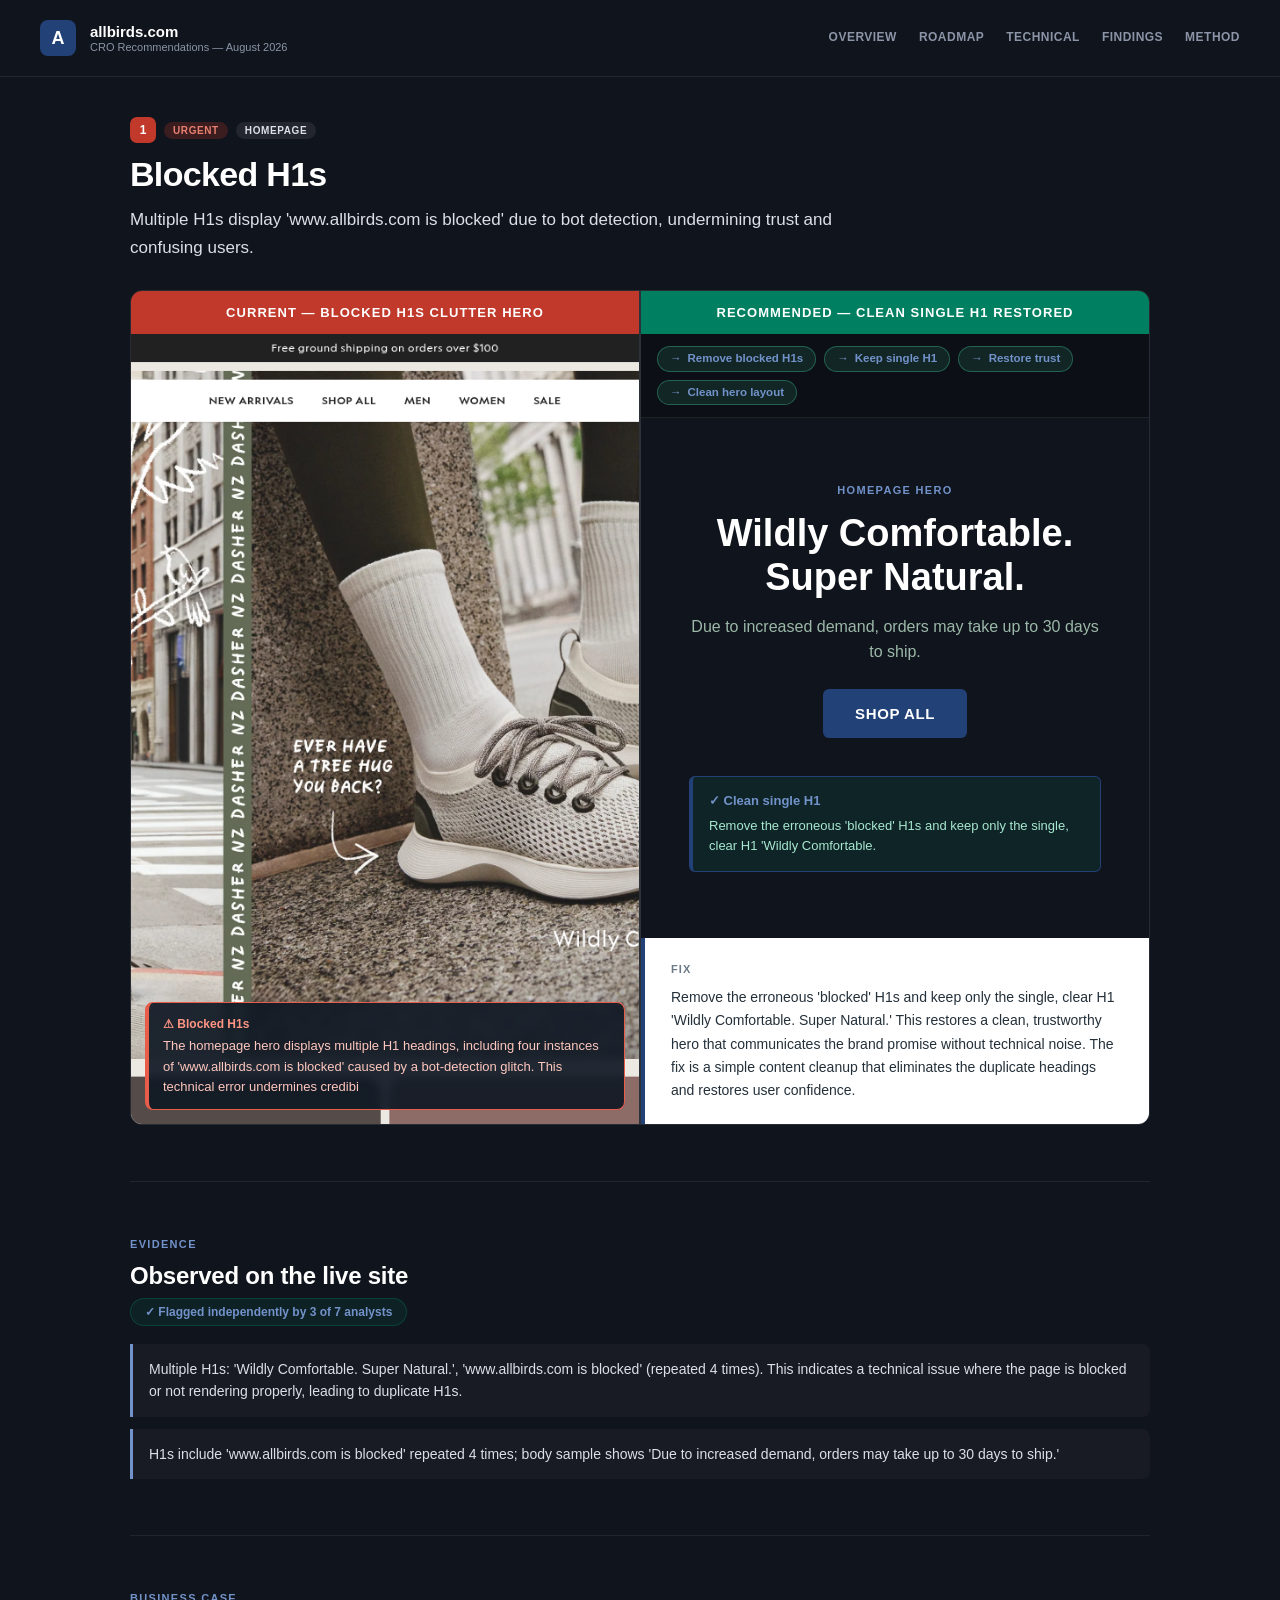
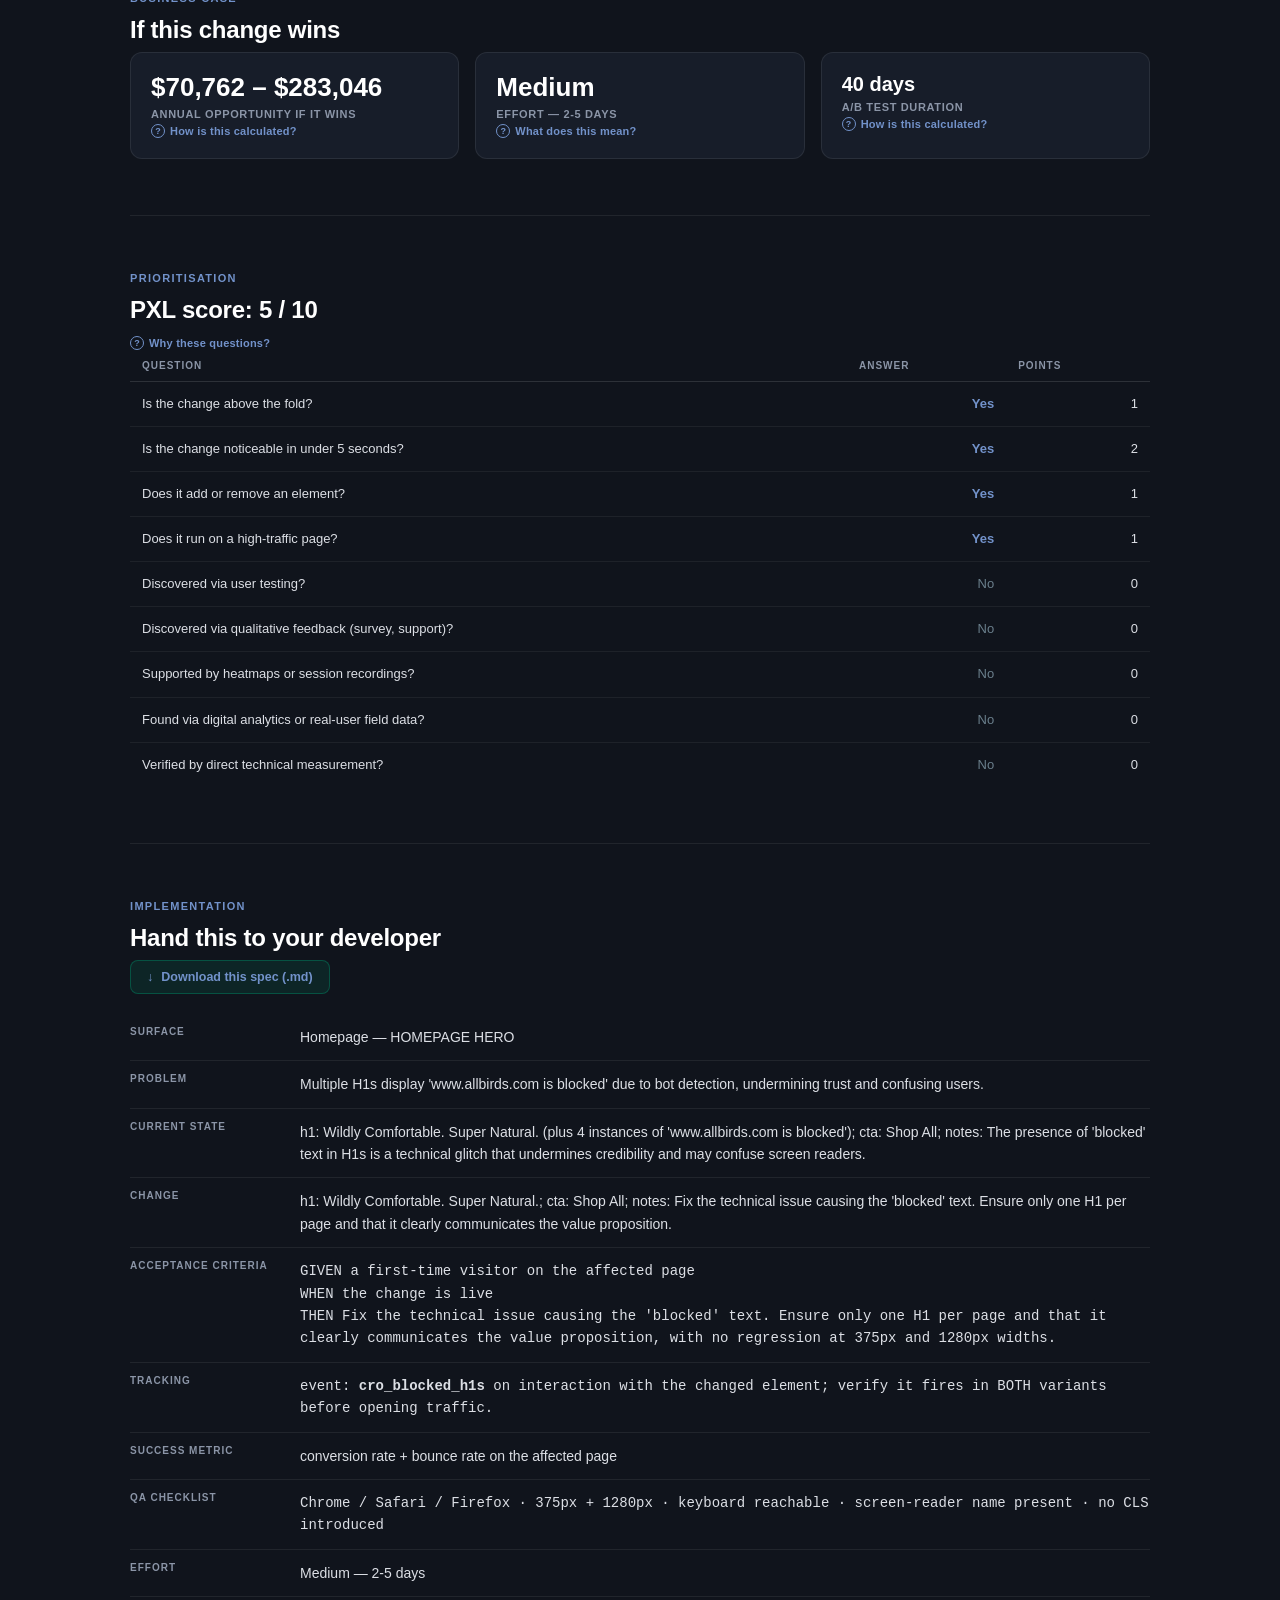
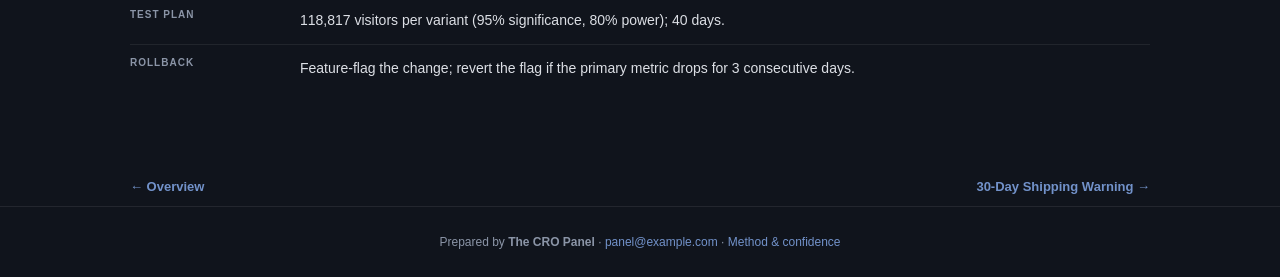
<file: finding_1_blocked_h1s.html>
<!doctype html>
<html lang="en">
<head>
<meta charset="utf-8">
<meta name="viewport" content="width=device-width, initial-scale=1.0">
<title>Blocked H1s — allbirds.com</title>
<link rel="stylesheet" href="cro_system.css">
<style>:root{--green:#224177;--teal:#7292ca;--navy:#10141c;--mid:#171d29;--light:#212a3b;--muted:#8b95a7;--off:#dcdfe5;}</style></head>
<body>
<header>
  <a class="logo-area" href="index.html" style="text-decoration:none">
    <div class="logo-dot">A</div>
    <div>
      <div class="logo-text">allbirds.com</div>
      <div class="logo-sub">CRO Recommendations — August 2026</div>
    </div>
  </a>
  <nav class="nav"><a href="index.html">Overview</a><a href="roadmap.html">Roadmap</a><a href="technical.html">Technical</a><a href="appendix.html">Findings</a><a href="methodology.html">Method</a></nav>
</header>

<div class="wrap">
  <div class="finding-head">
    <div class="badge-row">
      <span class="rank-chip rank-urgent">1</span>
      <span class="badge badge-urgent">Urgent</span>
      <span class="badge badge-effort">Homepage</span>
      
    </div>
    <h1>Blocked H1s</h1>
    <p class="thesis">Multiple H1s display &#x27;www.allbirds.com is blocked&#x27; due to bot detection, undermining trust and confusing users.</p>
  </div>
  
  <div class="section" style="padding-top:0;border-top:none">
    <div class="split">
      <div class="col">
        <div class="label-bar label-current">CURRENT — Blocked H1s clutter hero</div>
        <div class="shotwrap"><img class="shot" src="shot_home.png" alt="Screenshot of the current page" loading="lazy"><div class="shot-tag"><strong>⚠ Blocked H1s</strong>The homepage hero displays multiple H1 headings, including four instances of &#x27;www.allbirds.com is blocked&#x27; caused by a bot-detection glitch. This technical error undermines credibi</div></div>
      </div>
      <div class="divider"></div>
      <div class="col">
        <div class="label-bar label-recommended">RECOMMENDED — Clean single H1 restored</div>
        <div class="diff-chips"><span class="chip">Remove blocked H1s</span><span class="chip">Keep single H1</span><span class="chip">Restore trust</span><span class="chip">Clean hero layout</span></div><div class="surface"><div class="eyebrow">Homepage Hero</div><h1>Wildly Comfortable. Super Natural.</h1><p>Due to increased demand, orders may take up to 30 days to ship.</p><span class="btn-primary">Shop All</span><div class="win-callout"><strong>✓ Clean single H1</strong>Remove the erroneous &#x27;blocked&#x27; H1s and keep only the single, clear H1 &#x27;Wildly Comfortable.</div></div>
        <div class="annotation good"><strong>Fix</strong>Remove the erroneous &#x27;blocked&#x27; H1s and keep only the single, clear H1 &#x27;Wildly Comfortable. Super Natural.&#x27; This restores a clean, trustworthy hero that communicates the brand promise without technical noise. The fix is a simple content cleanup that eliminates the duplicate headings and restores user confidence.</div>
      </div>
    </div>
  </div>
  
<div class="section">
  <div class="eyebrow-label">Evidence</div>
  <h2 class="section-title">Observed on the live site </h2>
  <div class="agreement">✓ Flagged independently by 3 of 7 analysts</div>
  <ul class="evidence-list"><li>Multiple H1s: &#x27;Wildly Comfortable. Super Natural.&#x27;, &#x27;www.allbirds.com is blocked&#x27; (repeated 4 times). This indicates a technical issue where the page is blocked or not rendering properly, leading to duplicate H1s.</li><li>H1s include &#x27;www.allbirds.com is blocked&#x27; repeated 4 times; body sample shows &#x27;Due to increased demand, orders may take up to 30 days to ship.&#x27;</li></ul>
</div>
  
<div class="section">
  <div class="eyebrow-label">Business case</div>
  <h2 class="section-title">If this change wins</h2>
  <div class="tiles" style="grid-template-columns:repeat(3,1fr)">
    <div class="tile">
      <div class="tval">$70,762 – $283,046</div>
      <div class="tlabel">annual opportunity if it wins</div>
      <button class="explain" data-m="size-1">How is this calculated?</button>
    </div>
    <div class="tile">
      <div class="tval">Medium</div>
      <div class="tlabel">Effort — 2-5 days</div>
      <button class="explain" data-m="eff-1">What does this mean?</button>
    </div>
    <div class="tile">
      <div class="tval" style="font-size:20px">40 days</div>
      <div class="tlabel">A/B test duration</div>
      <button class="explain" data-m="test-1">How is this calculated?</button>
    </div>
  </div>
</div>
  
<div class="section">
  <div class="eyebrow-label">Prioritisation</div>
  <h2 class="section-title">PXL score: 5 / 10</h2>
  <button class="explain" data-m="pxl-1">Why these questions?</button>
  <div class="tscroll"><table class="dtable">
    <thead><tr><th>Question</th><th class="num">Answer</th><th class="num">Points</th></tr></thead>
    <tbody><tr><td>Is the change above the fold?</td><td class="num yes">Yes</td><td class="num">1</td></tr><tr><td>Is the change noticeable in under 5 seconds?</td><td class="num yes">Yes</td><td class="num">2</td></tr><tr><td>Does it add or remove an element?</td><td class="num yes">Yes</td><td class="num">1</td></tr><tr><td>Does it run on a high-traffic page?</td><td class="num yes">Yes</td><td class="num">1</td></tr><tr><td>Discovered via user testing?</td><td class="num no">No</td><td class="num">0</td></tr><tr><td>Discovered via qualitative feedback (survey, support)?</td><td class="num no">No</td><td class="num">0</td></tr><tr><td>Supported by heatmaps or session recordings?</td><td class="num no">No</td><td class="num">0</td></tr><tr><td>Found via digital analytics or real-user field data?</td><td class="num no">No</td><td class="num">0</td></tr><tr><td>Verified by direct technical measurement?</td><td class="num no">No</td><td class="num">0</td></tr></tbody>
  </table></div>
</div>
  
<div class="section">
  <div class="eyebrow-label">Implementation</div>
  <h2 class="section-title">Hand this to your developer</h2>
  <div class="dl-row" style="margin:0 0 20px">
    <a class="btn-dl" href="dev_spec_1_blocked_h1s.md" download>Download this spec (.md)</a>
  </div>
  <dl class="spec">
    <dt>Surface</dt><dd>Homepage — HOMEPAGE HERO</dd>
    <dt>Problem</dt><dd>Multiple H1s display &#x27;www.allbirds.com is blocked&#x27; due to bot detection, undermining trust and confusing users.</dd>
    <dt>Current state</dt><dd>h1: Wildly Comfortable. Super Natural. (plus 4 instances of &#x27;www.allbirds.com is blocked&#x27;); cta: Shop All; notes: The presence of &#x27;blocked&#x27; text in H1s is a technical glitch that undermines credibility and may confuse screen readers.</dd>
    <dt>Change</dt><dd>h1: Wildly Comfortable. Super Natural.; cta: Shop All; notes: Fix the technical issue causing the &#x27;blocked&#x27; text. Ensure only one H1 per page and that it clearly communicates the value proposition.</dd>
    <dt>Acceptance criteria</dt><dd class="mono">GIVEN a first-time visitor on the affected page<br>
      WHEN the change is live<br>
      THEN Fix the technical issue causing the &#x27;blocked&#x27; text. Ensure only one H1 per page and that it clearly communicates the value proposition,
      with no regression at 375px and 1280px widths.</dd>
    <dt>Tracking</dt><dd class="mono">event: <strong>cro_blocked_h1s</strong> on interaction with the
      changed element; verify it fires in BOTH variants before opening traffic.</dd>
    <dt>Success metric</dt><dd>conversion rate + bounce rate on the affected page</dd>
    <dt>QA checklist</dt><dd class="mono">Chrome / Safari / Firefox · 375px + 1280px ·
      keyboard reachable · screen-reader name present · no CLS introduced</dd>
    <dt>Effort</dt><dd>Medium —
      2-5 days</dd>
    <dt>Test plan</dt><dd>118,817 visitors per variant
      (95% significance, 80% power);
      40 days.</dd>
    <dt>Rollback</dt><dd>Feature-flag the change; revert the flag if the primary metric
      drops for 3 consecutive days.</dd>
  </dl>
</div>
  <div class="pager"><a href="index.html">← Overview</a><a href="finding_2_30_day_shipping_warning.html">30-Day Shipping Warning →</a></div>
</div>
<div class="footer">
  Prepared by <strong>The CRO Panel</strong> · <a href="mailto:panel@example.com">panel@example.com</a> · <a href="methodology.html">Method &amp; confidence</a>
</div>
<div class="modal-overlay" id="modal-root"><div class="modal-box"></div></div>
<template id="m-size-1"><h3>How this range is calculated</h3><p>Result: <strong>$70,762 – $283,046 / yr</strong></p><div class="formula">annual visits × baseline conversion × relative lift × order value
= 2,160,000 annual visits x 2.10% conversion x 2.0-8.0% relative lift x $78 order value</div><p>The 2.0–8.0% relative-lift band is an assumption bounded by severity (Urgent), not a prediction.</p><p><strong>Why the range is conservative:</strong> Across 127,000 experiments, 12% produced a statistically significant improvement on the primary metric; a healthy programme win rate is 10-30%. Winning tests also overstate their true effect, so treat this as the prize if the change works — never expected revenue.</p></template><template id="m-eff-1"><h3>How effort is estimated</h3><table><tr><th>Bracket</th><th>Days</th><th>Typical scope</th></tr><tr><td>Low</td><td class='num'>0.5–2</td><td>copy, colour, labels, image swaps</td></tr><tr><td>Medium</td><td class='num'>2–5</td><td>layout shifts, form changes, new modules</td></tr><tr><td>High</td><td class='num'>5+</td><td>personalisation, funnel work, integrations</td></tr></table><p>Assigned by matching the recommended change against these scopes; the estimate is a bracket, not a quote.</p></template><template id="m-test-1"><h3>Sample size math</h3><p>Two-proportion z-test, the standard pre-test sample-size calculation:</p><div class="formula">n = [z&#8320;.&#8320;&#8322;&#8325;·√(2·p̄·(1−p̄)) + z&#8320;.&#8322;&#8320;·√(p₁(1−p₁)+p₂(1−p₂))]² / (p₁−p₂)²</div><table><tr><td>Baseline conversion</td><td class='num'>2.1%</td></tr><tr><td>Significance / power</td><td class='num'>95% / 80%</td></tr><tr><td>Sample per variant, 8.0% lift</td><td class='num'>118,817</td></tr><tr><td>Sample per variant, 2.0% lift</td><td class='num'>1,847,435</td></tr></table><p>Halving the minimum detectable effect roughly quadruples the sample required, which is why the conservative figure is so much larger.</p></template><template id="m-pxl-1"><h3>What PXL is</h3><p>PXL is CXL's prioritisation framework: binary questions instead of subjective 1–10 guesses, weighted toward evidence.</p><p>Findings discovered by inspection score zero on all four evidence questions — that is the honest signal, not a defect. Findings verified by direct measurement earn the extension point and, where real-user field data is involved, the analytics point.</p><p>The full rubric is on the <a href="methodology.html" style="color:var(--teal)">method page</a>.</p></template><script>
(function(){
  var root=document.getElementById('modal-root');
  function close(){root.classList.remove('open');}
  document.addEventListener('click',function(e){
    var b=e.target.closest('[data-m]');
    if(b){var t=document.getElementById('m-'+b.getAttribute('data-m'));
      if(t){root.querySelector('.modal-box').innerHTML=
        '<button class="modal-close" aria-label="Close">\u00d7</button>'+t.innerHTML;
        root.classList.add('open');}return;}
    if(e.target.closest('.modal-close')||e.target===root)close();
  });
  document.addEventListener('keydown',function(e){if(e.key==='Escape')close();});
  function scale(){
    document.querySelectorAll('.card-preview .preview-inner').forEach(function(el){
      var w=el.parentElement.clientWidth;if(!w)return;
      var s=w/1280;el.style.transform='scale('+s+')';
      el.parentElement.style.height=Math.round(514*s)+'px';});
  }
  scale();window.addEventListener('resize',scale);
})();
</script>
</body>
</html>
</file>
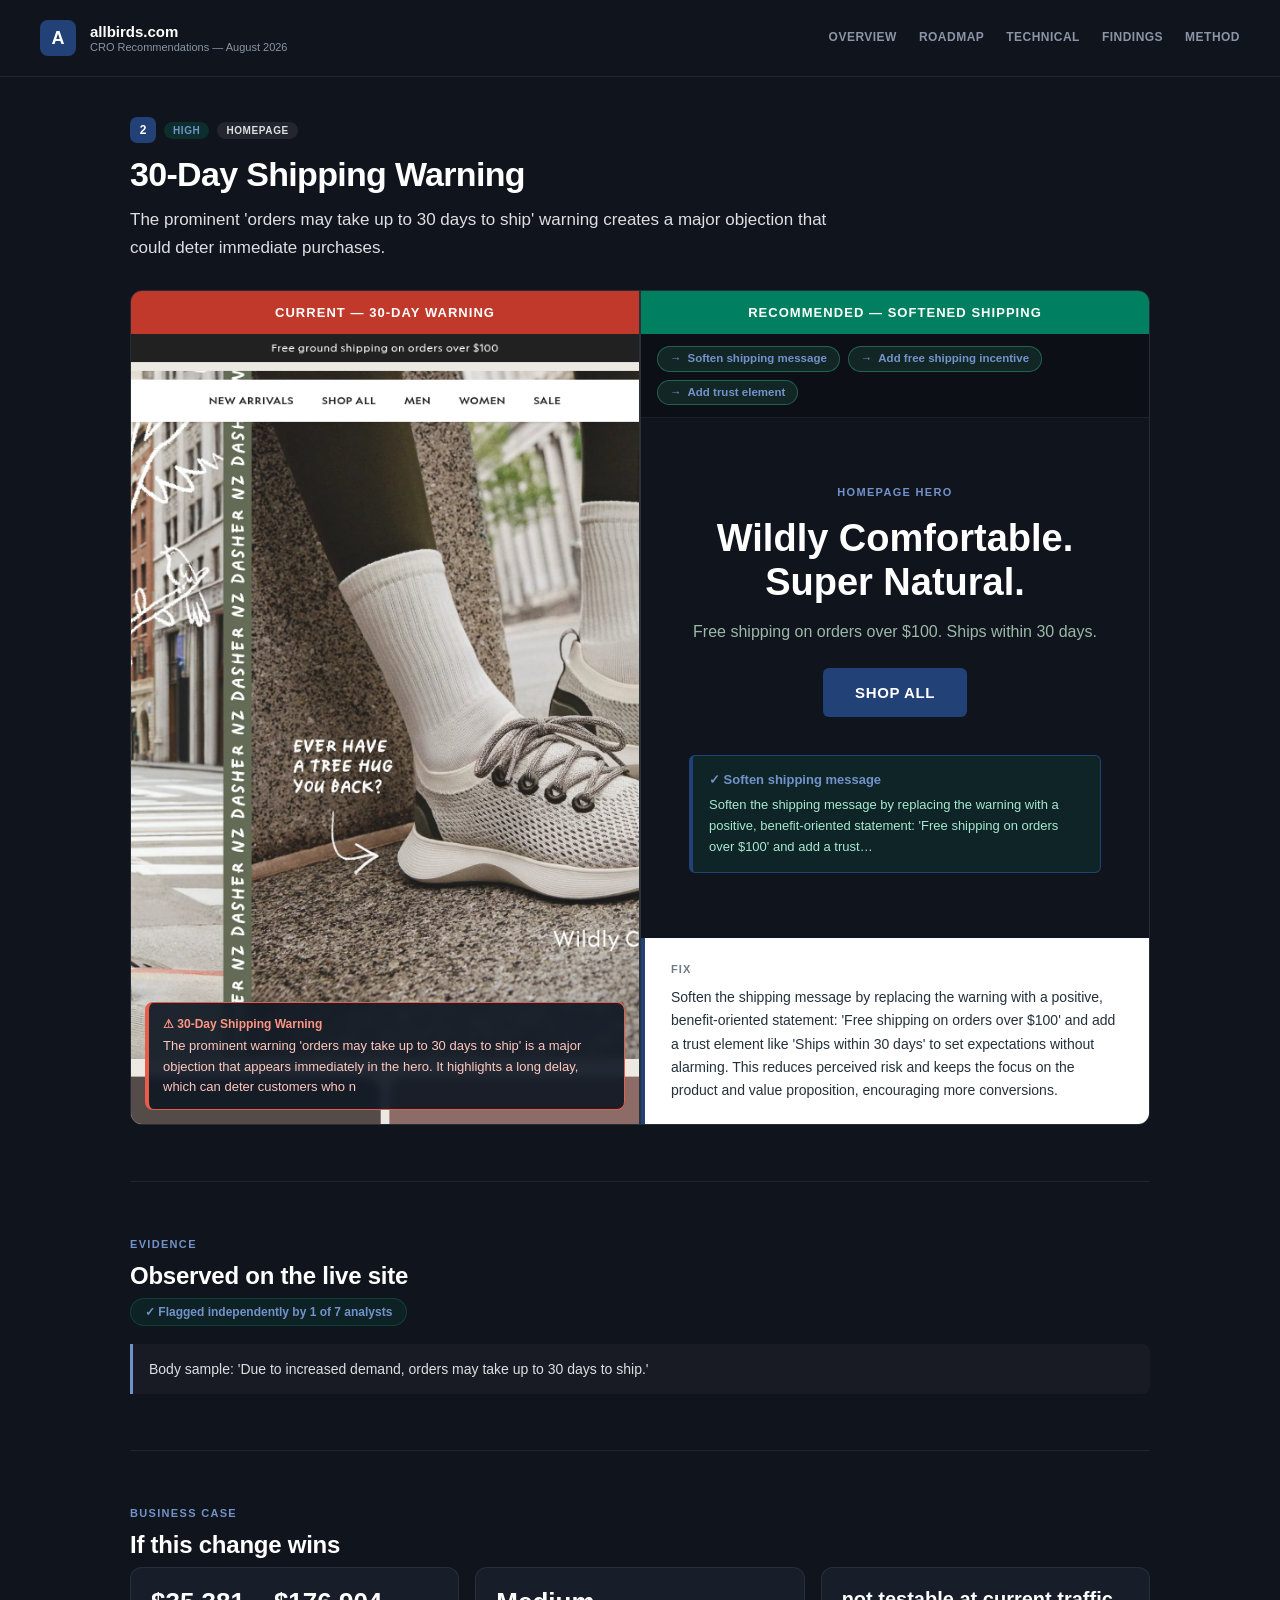
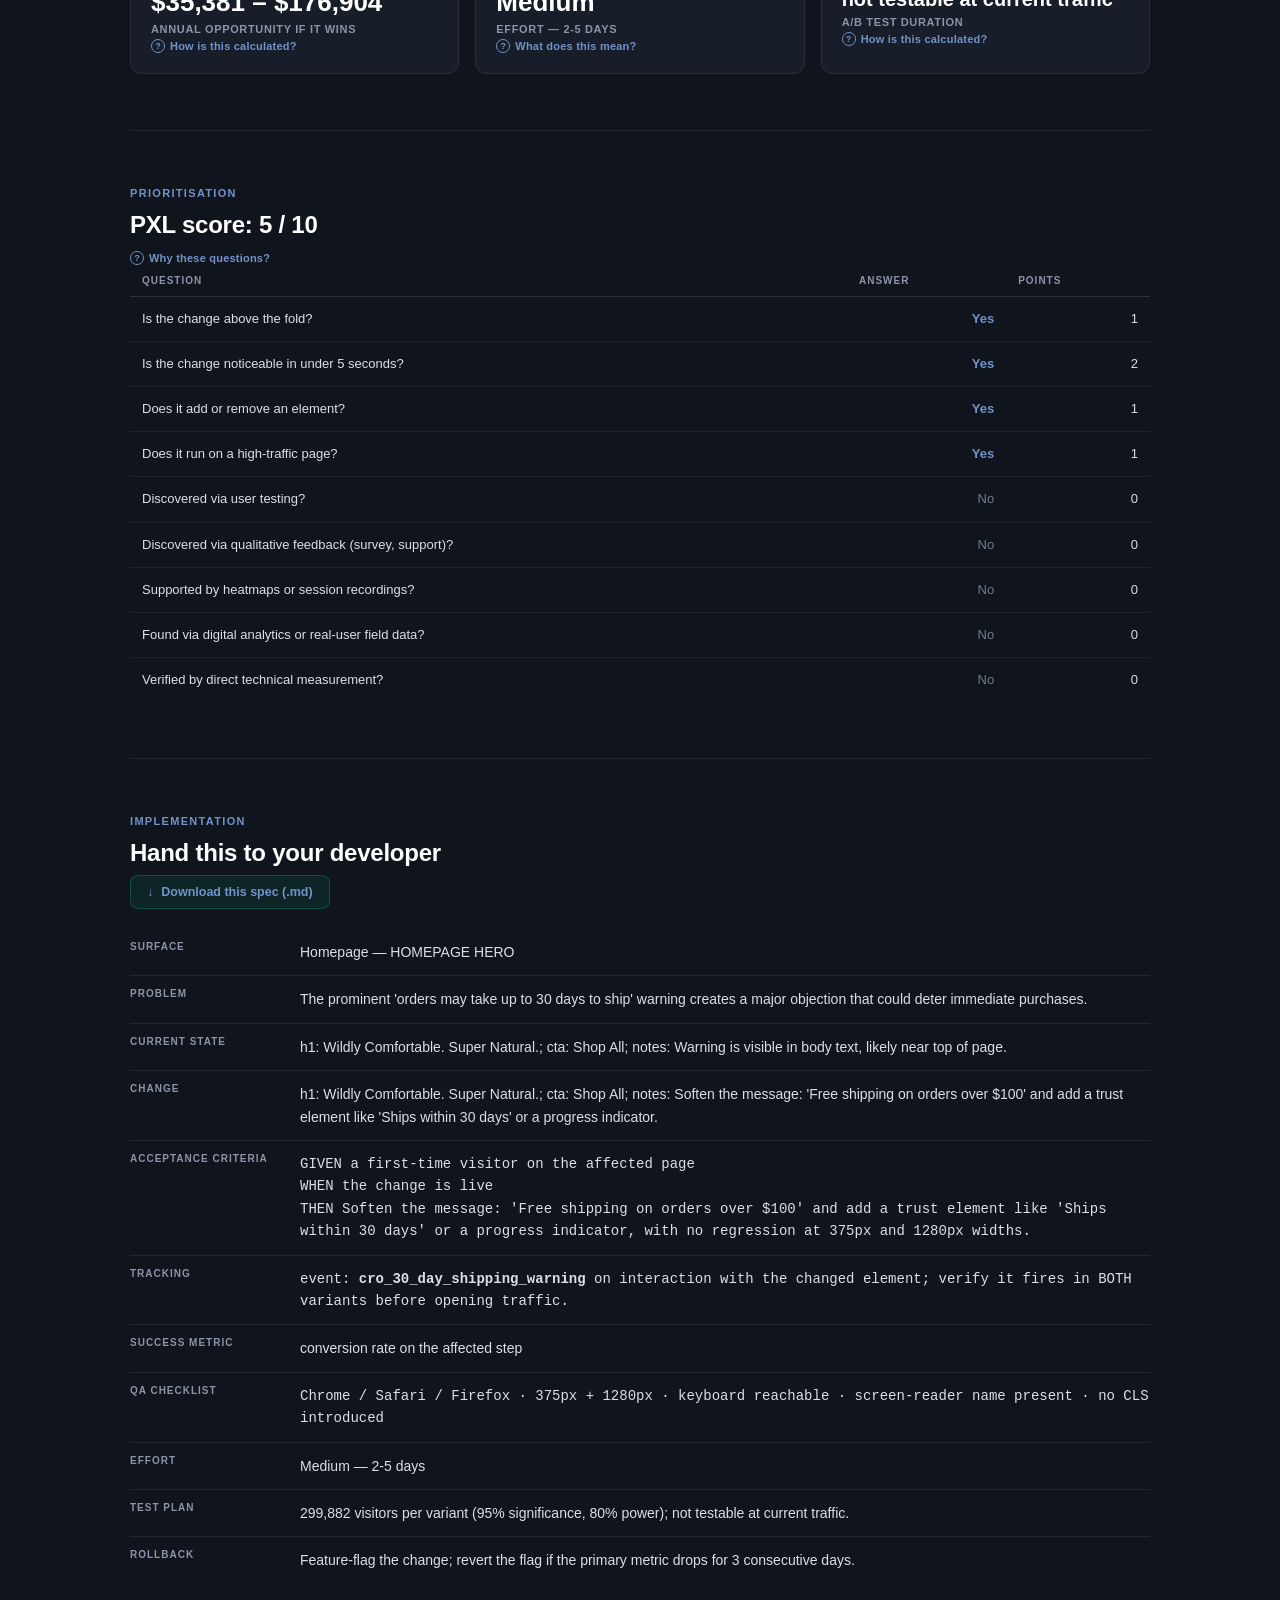
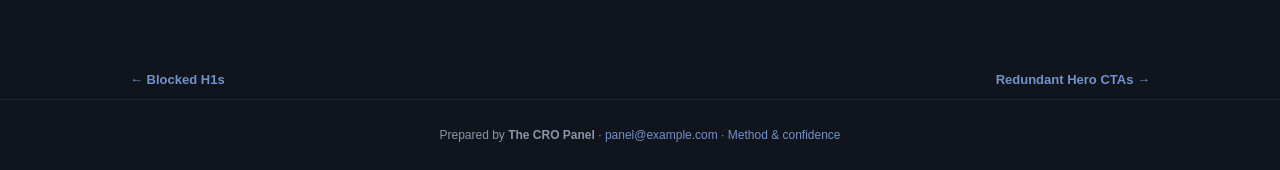
<file: finding_2_30_day_shipping_warning.html>
<!doctype html>
<html lang="en">
<head>
<meta charset="utf-8">
<meta name="viewport" content="width=device-width, initial-scale=1.0">
<title>30-Day Shipping Warning — allbirds.com</title>
<link rel="stylesheet" href="cro_system.css">
<style>:root{--green:#224177;--teal:#7292ca;--navy:#10141c;--mid:#171d29;--light:#212a3b;--muted:#8b95a7;--off:#dcdfe5;}</style></head>
<body>
<header>
  <a class="logo-area" href="index.html" style="text-decoration:none">
    <div class="logo-dot">A</div>
    <div>
      <div class="logo-text">allbirds.com</div>
      <div class="logo-sub">CRO Recommendations — August 2026</div>
    </div>
  </a>
  <nav class="nav"><a href="index.html">Overview</a><a href="roadmap.html">Roadmap</a><a href="technical.html">Technical</a><a href="appendix.html">Findings</a><a href="methodology.html">Method</a></nav>
</header>

<div class="wrap">
  <div class="finding-head">
    <div class="badge-row">
      <span class="rank-chip rank-high">2</span>
      <span class="badge badge-high">High</span>
      <span class="badge badge-effort">Homepage</span>
      
    </div>
    <h1>30-Day Shipping Warning</h1>
    <p class="thesis">The prominent &#x27;orders may take up to 30 days to ship&#x27; warning creates a major objection that could deter immediate purchases.</p>
  </div>
  
  <div class="section" style="padding-top:0;border-top:none">
    <div class="split">
      <div class="col">
        <div class="label-bar label-current">CURRENT — 30-day warning</div>
        <div class="shotwrap"><img class="shot" src="shot_home.png" alt="Screenshot of the current page" loading="lazy"><div class="shot-tag"><strong>⚠ 30-Day Shipping Warning</strong>The prominent warning &#x27;orders may take up to 30 days to ship&#x27; is a major objection that appears immediately in the hero. It highlights a long delay, which can deter customers who n</div></div>
      </div>
      <div class="divider"></div>
      <div class="col">
        <div class="label-bar label-recommended">RECOMMENDED — Softened shipping</div>
        <div class="diff-chips"><span class="chip">Soften shipping message</span><span class="chip">Add free shipping incentive</span><span class="chip">Add trust element</span></div><div class="surface"><p class="eyebrow">Homepage Hero</p><h1>Wildly Comfortable. Super Natural.</h1><p>Free shipping on orders over $100. Ships within 30 days.</p><span class="btn-primary">Shop All</span><div class="win-callout"><strong>✓ Soften shipping message</strong>Soften the shipping message by replacing the warning with a positive, benefit-oriented statement: &#x27;Free shipping on orders over $100&#x27; and add a trust…</div></div>
        <div class="annotation good"><strong>Fix</strong>Soften the shipping message by replacing the warning with a positive, benefit-oriented statement: &#x27;Free shipping on orders over $100&#x27; and add a trust element like &#x27;Ships within 30 days&#x27; to set expectations without alarming. This reduces perceived risk and keeps the focus on the product and value proposition, encouraging more conversions.</div>
      </div>
    </div>
  </div>
  
<div class="section">
  <div class="eyebrow-label">Evidence</div>
  <h2 class="section-title">Observed on the live site </h2>
  <div class="agreement">✓ Flagged independently by 1 of 7 analysts</div>
  <ul class="evidence-list"><li>Body sample: &#x27;Due to increased demand, orders may take up to 30 days to ship.&#x27;</li></ul>
</div>
  
<div class="section">
  <div class="eyebrow-label">Business case</div>
  <h2 class="section-title">If this change wins</h2>
  <div class="tiles" style="grid-template-columns:repeat(3,1fr)">
    <div class="tile">
      <div class="tval">$35,381 – $176,904</div>
      <div class="tlabel">annual opportunity if it wins</div>
      <button class="explain" data-m="size-2">How is this calculated?</button>
    </div>
    <div class="tile">
      <div class="tval">Medium</div>
      <div class="tlabel">Effort — 2-5 days</div>
      <button class="explain" data-m="eff-2">What does this mean?</button>
    </div>
    <div class="tile">
      <div class="tval" style="font-size:20px">not testable at current traffic</div>
      <div class="tlabel">A/B test duration</div>
      <button class="explain" data-m="test-2">How is this calculated?</button>
    </div>
  </div>
</div>
  
<div class="section">
  <div class="eyebrow-label">Prioritisation</div>
  <h2 class="section-title">PXL score: 5 / 10</h2>
  <button class="explain" data-m="pxl-2">Why these questions?</button>
  <div class="tscroll"><table class="dtable">
    <thead><tr><th>Question</th><th class="num">Answer</th><th class="num">Points</th></tr></thead>
    <tbody><tr><td>Is the change above the fold?</td><td class="num yes">Yes</td><td class="num">1</td></tr><tr><td>Is the change noticeable in under 5 seconds?</td><td class="num yes">Yes</td><td class="num">2</td></tr><tr><td>Does it add or remove an element?</td><td class="num yes">Yes</td><td class="num">1</td></tr><tr><td>Does it run on a high-traffic page?</td><td class="num yes">Yes</td><td class="num">1</td></tr><tr><td>Discovered via user testing?</td><td class="num no">No</td><td class="num">0</td></tr><tr><td>Discovered via qualitative feedback (survey, support)?</td><td class="num no">No</td><td class="num">0</td></tr><tr><td>Supported by heatmaps or session recordings?</td><td class="num no">No</td><td class="num">0</td></tr><tr><td>Found via digital analytics or real-user field data?</td><td class="num no">No</td><td class="num">0</td></tr><tr><td>Verified by direct technical measurement?</td><td class="num no">No</td><td class="num">0</td></tr></tbody>
  </table></div>
</div>
  
<div class="section">
  <div class="eyebrow-label">Implementation</div>
  <h2 class="section-title">Hand this to your developer</h2>
  <div class="dl-row" style="margin:0 0 20px">
    <a class="btn-dl" href="dev_spec_2_30_day_shipping_warning.md" download>Download this spec (.md)</a>
  </div>
  <dl class="spec">
    <dt>Surface</dt><dd>Homepage — HOMEPAGE HERO</dd>
    <dt>Problem</dt><dd>The prominent &#x27;orders may take up to 30 days to ship&#x27; warning creates a major objection that could deter immediate purchases.</dd>
    <dt>Current state</dt><dd>h1: Wildly Comfortable. Super Natural.; cta: Shop All; notes: Warning is visible in body text, likely near top of page.</dd>
    <dt>Change</dt><dd>h1: Wildly Comfortable. Super Natural.; cta: Shop All; notes: Soften the message: &#x27;Free shipping on orders over $100&#x27; and add a trust element like &#x27;Ships within 30 days&#x27; or a progress indicator.</dd>
    <dt>Acceptance criteria</dt><dd class="mono">GIVEN a first-time visitor on the affected page<br>
      WHEN the change is live<br>
      THEN Soften the message: &#x27;Free shipping on orders over $100&#x27; and add a trust element like &#x27;Ships within 30 days&#x27; or a progress indicator,
      with no regression at 375px and 1280px widths.</dd>
    <dt>Tracking</dt><dd class="mono">event: <strong>cro_30_day_shipping_warning</strong> on interaction with the
      changed element; verify it fires in BOTH variants before opening traffic.</dd>
    <dt>Success metric</dt><dd>conversion rate on the affected step</dd>
    <dt>QA checklist</dt><dd class="mono">Chrome / Safari / Firefox · 375px + 1280px ·
      keyboard reachable · screen-reader name present · no CLS introduced</dd>
    <dt>Effort</dt><dd>Medium —
      2-5 days</dd>
    <dt>Test plan</dt><dd>299,882 visitors per variant
      (95% significance, 80% power);
      not testable at current traffic.</dd>
    <dt>Rollback</dt><dd>Feature-flag the change; revert the flag if the primary metric
      drops for 3 consecutive days.</dd>
  </dl>
</div>
  <div class="pager"><a href="finding_1_blocked_h1s.html">← Blocked H1s</a><a href="finding_3_redundant_hero_ctas.html">Redundant Hero CTAs →</a></div>
</div>
<div class="footer">
  Prepared by <strong>The CRO Panel</strong> · <a href="mailto:panel@example.com">panel@example.com</a> · <a href="methodology.html">Method &amp; confidence</a>
</div>
<div class="modal-overlay" id="modal-root"><div class="modal-box"></div></div>
<template id="m-size-2"><h3>How this range is calculated</h3><p>Result: <strong>$35,381 – $176,904 / yr</strong></p><div class="formula">annual visits × baseline conversion × relative lift × order value
= 2,160,000 annual visits x 2.10% conversion x 1.0-5.0% relative lift x $78 order value</div><p>The 1.0–5.0% relative-lift band is an assumption bounded by severity (High), not a prediction.</p><p><strong>Why the range is conservative:</strong> Across 127,000 experiments, 12% produced a statistically significant improvement on the primary metric; a healthy programme win rate is 10-30%. Winning tests also overstate their true effect, so treat this as the prize if the change works — never expected revenue.</p></template><template id="m-eff-2"><h3>How effort is estimated</h3><table><tr><th>Bracket</th><th>Days</th><th>Typical scope</th></tr><tr><td>Low</td><td class='num'>0.5–2</td><td>copy, colour, labels, image swaps</td></tr><tr><td>Medium</td><td class='num'>2–5</td><td>layout shifts, form changes, new modules</td></tr><tr><td>High</td><td class='num'>5+</td><td>personalisation, funnel work, integrations</td></tr></table><p>Assigned by matching the recommended change against these scopes; the estimate is a bracket, not a quote.</p></template><template id="m-test-2"><h3>Sample size math</h3><p>Two-proportion z-test, the standard pre-test sample-size calculation:</p><div class="formula">n = [z&#8320;.&#8320;&#8322;&#8325;·√(2·p̄·(1−p̄)) + z&#8320;.&#8322;&#8320;·√(p₁(1−p₁)+p₂(1−p₂))]² / (p₁−p₂)²</div><table><tr><td>Baseline conversion</td><td class='num'>2.1%</td></tr><tr><td>Significance / power</td><td class='num'>95% / 80%</td></tr><tr><td>Sample per variant, 5.0% lift</td><td class='num'>299,882</td></tr><tr><td>Sample per variant, 1.0% lift</td><td class='num'>7,353,946</td></tr></table><p>Halving the minimum detectable effect roughly quadruples the sample required, which is why the conservative figure is so much larger.</p></template><template id="m-pxl-2"><h3>What PXL is</h3><p>PXL is CXL's prioritisation framework: binary questions instead of subjective 1–10 guesses, weighted toward evidence.</p><p>Findings discovered by inspection score zero on all four evidence questions — that is the honest signal, not a defect. Findings verified by direct measurement earn the extension point and, where real-user field data is involved, the analytics point.</p><p>The full rubric is on the <a href="methodology.html" style="color:var(--teal)">method page</a>.</p></template><script>
(function(){
  var root=document.getElementById('modal-root');
  function close(){root.classList.remove('open');}
  document.addEventListener('click',function(e){
    var b=e.target.closest('[data-m]');
    if(b){var t=document.getElementById('m-'+b.getAttribute('data-m'));
      if(t){root.querySelector('.modal-box').innerHTML=
        '<button class="modal-close" aria-label="Close">\u00d7</button>'+t.innerHTML;
        root.classList.add('open');}return;}
    if(e.target.closest('.modal-close')||e.target===root)close();
  });
  document.addEventListener('keydown',function(e){if(e.key==='Escape')close();});
  function scale(){
    document.querySelectorAll('.card-preview .preview-inner').forEach(function(el){
      var w=el.parentElement.clientWidth;if(!w)return;
      var s=w/1280;el.style.transform='scale('+s+')';
      el.parentElement.style.height=Math.round(514*s)+'px';});
  }
  scale();window.addEventListener('resize',scale);
})();
</script>
</body>
</html>
</file>
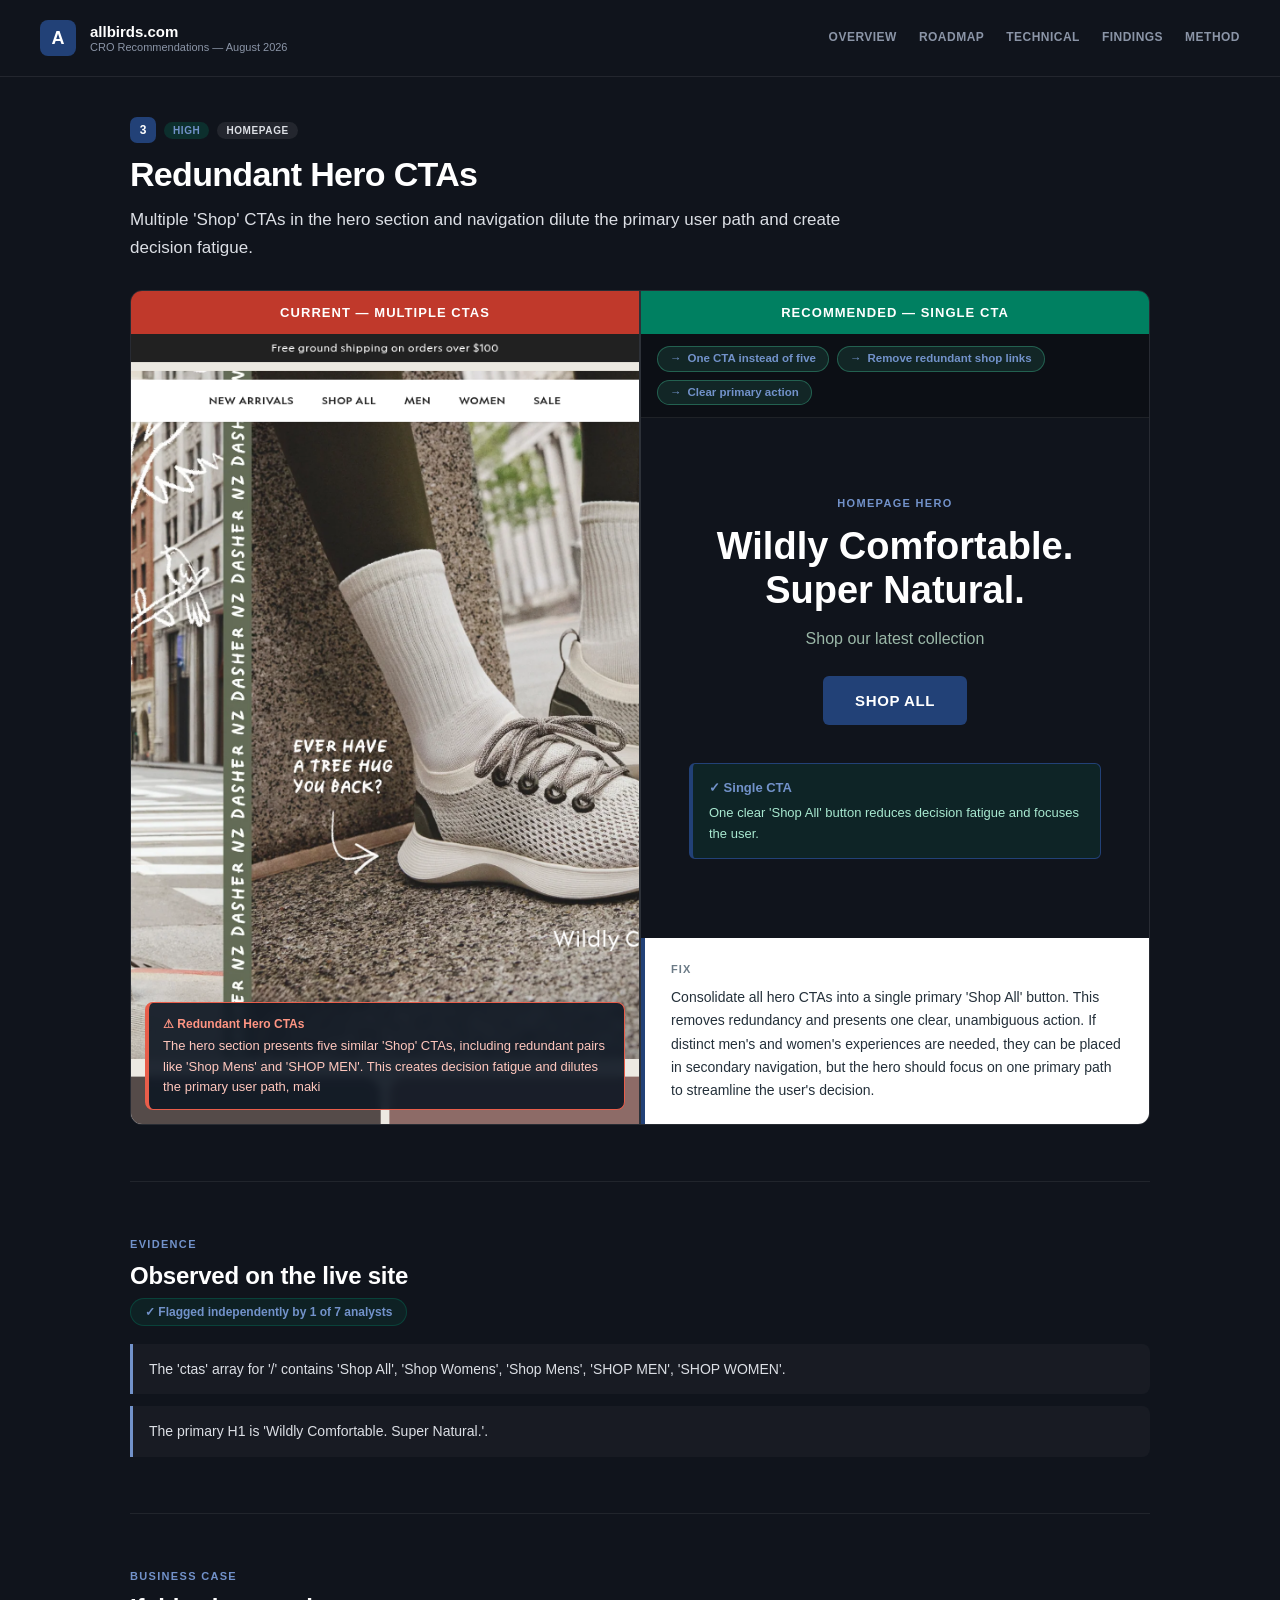
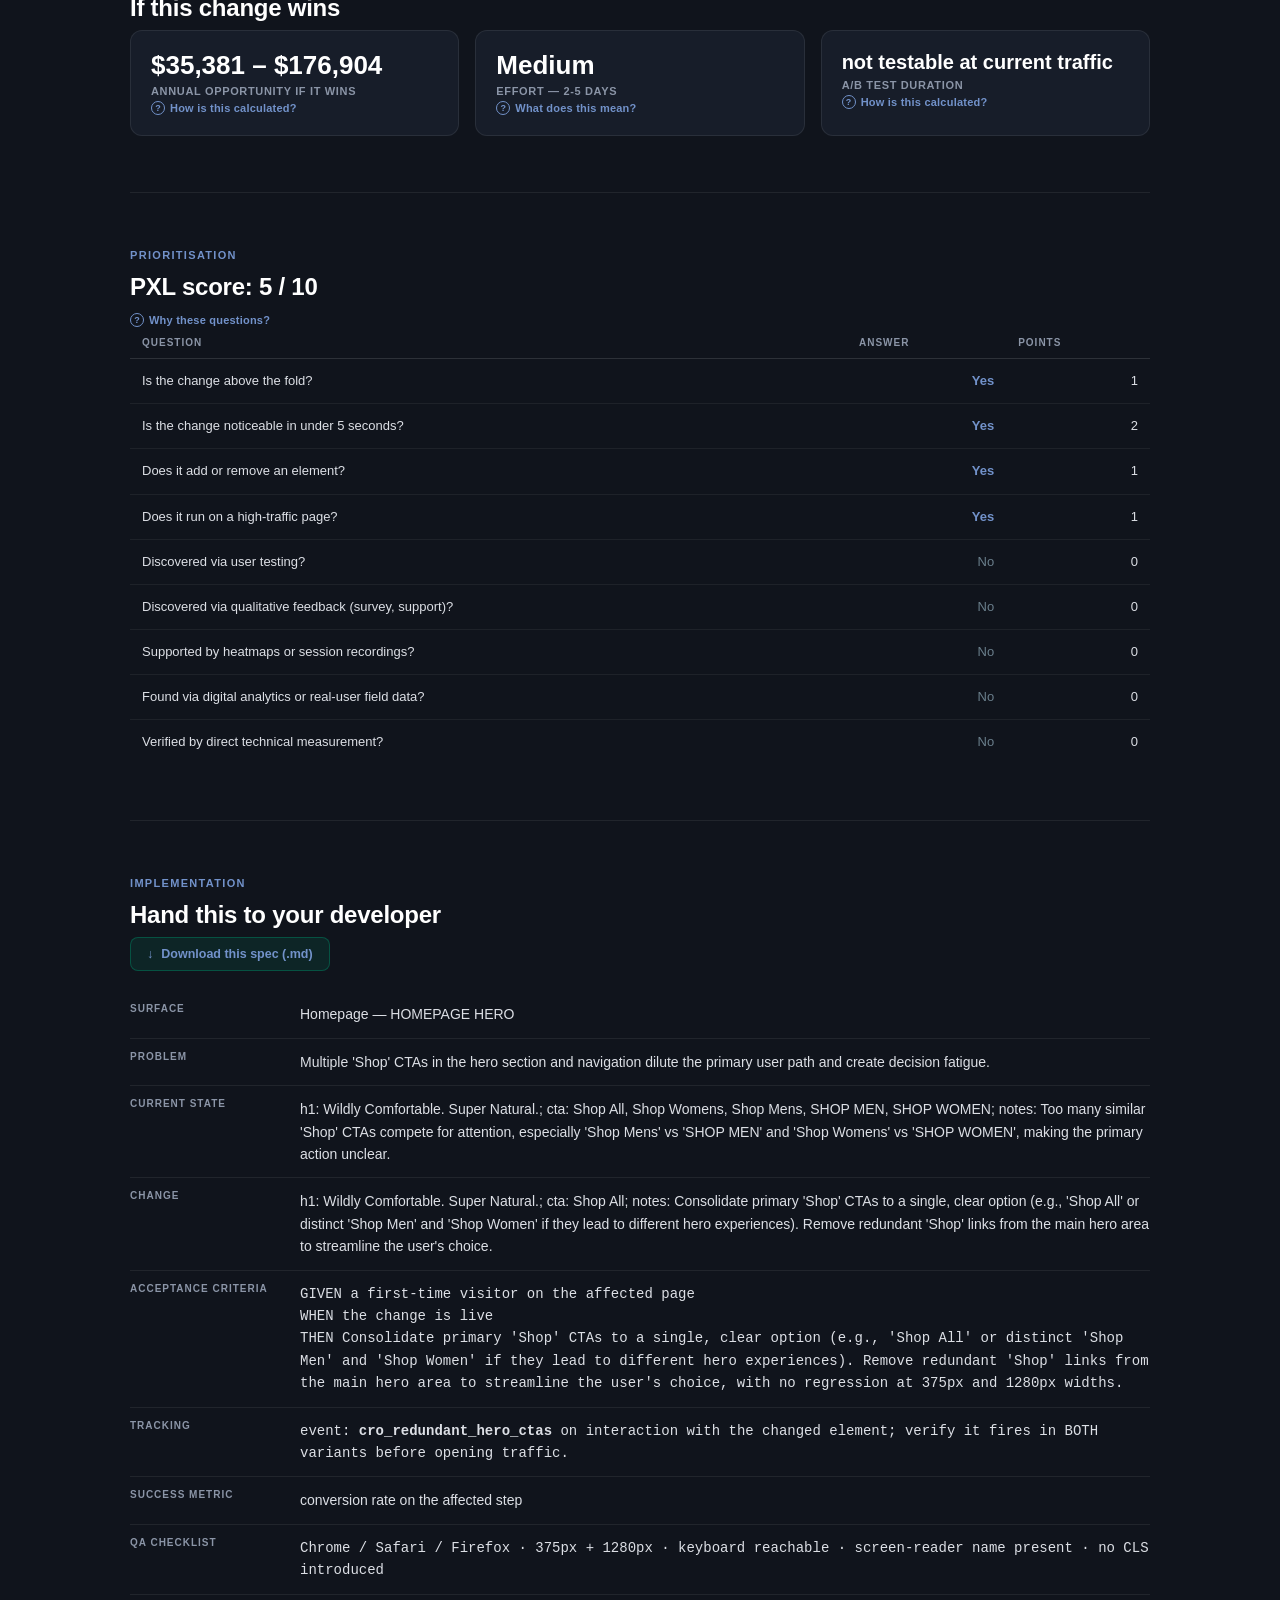
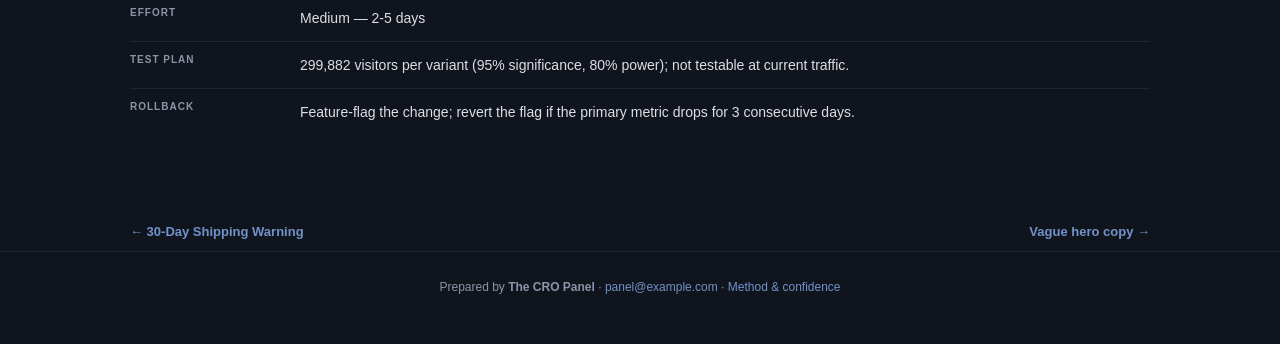
<file: finding_3_redundant_hero_ctas.html>
<!doctype html>
<html lang="en">
<head>
<meta charset="utf-8">
<meta name="viewport" content="width=device-width, initial-scale=1.0">
<title>Redundant Hero CTAs — allbirds.com</title>
<link rel="stylesheet" href="cro_system.css">
<style>:root{--green:#224177;--teal:#7292ca;--navy:#10141c;--mid:#171d29;--light:#212a3b;--muted:#8b95a7;--off:#dcdfe5;}</style></head>
<body>
<header>
  <a class="logo-area" href="index.html" style="text-decoration:none">
    <div class="logo-dot">A</div>
    <div>
      <div class="logo-text">allbirds.com</div>
      <div class="logo-sub">CRO Recommendations — August 2026</div>
    </div>
  </a>
  <nav class="nav"><a href="index.html">Overview</a><a href="roadmap.html">Roadmap</a><a href="technical.html">Technical</a><a href="appendix.html">Findings</a><a href="methodology.html">Method</a></nav>
</header>

<div class="wrap">
  <div class="finding-head">
    <div class="badge-row">
      <span class="rank-chip rank-high">3</span>
      <span class="badge badge-high">High</span>
      <span class="badge badge-effort">Homepage</span>
      
    </div>
    <h1>Redundant Hero CTAs</h1>
    <p class="thesis">Multiple &#x27;Shop&#x27; CTAs in the hero section and navigation dilute the primary user path and create decision fatigue.</p>
  </div>
  
  <div class="section" style="padding-top:0;border-top:none">
    <div class="split">
      <div class="col">
        <div class="label-bar label-current">CURRENT — Multiple CTAs</div>
        <div class="shotwrap"><img class="shot" src="shot_home.png" alt="Screenshot of the current page" loading="lazy"><div class="shot-tag"><strong>⚠ Redundant Hero CTAs</strong>The hero section presents five similar &#x27;Shop&#x27; CTAs, including redundant pairs like &#x27;Shop Mens&#x27; and &#x27;SHOP MEN&#x27;. This creates decision fatigue and dilutes the primary user path, maki</div></div>
      </div>
      <div class="divider"></div>
      <div class="col">
        <div class="label-bar label-recommended">RECOMMENDED — Single CTA</div>
        <div class="diff-chips"><span class="chip">One CTA instead of five</span><span class="chip">Remove redundant shop links</span><span class="chip">Clear primary action</span></div><div class="surface"><div class="eyebrow">Homepage Hero</div><h1>Wildly Comfortable. Super Natural.</h1><p>Shop our latest collection</p><span class="btn-primary">Shop All</span><div class="win-callout"><strong>✓ Single CTA</strong>One clear 'Shop All' button reduces decision fatigue and focuses the user.</div></div>
        <div class="annotation good"><strong>Fix</strong>Consolidate all hero CTAs into a single primary &#x27;Shop All&#x27; button. This removes redundancy and presents one clear, unambiguous action. If distinct men&#x27;s and women&#x27;s experiences are needed, they can be placed in secondary navigation, but the hero should focus on one primary path to streamline the user&#x27;s decision.</div>
      </div>
    </div>
  </div>
  
<div class="section">
  <div class="eyebrow-label">Evidence</div>
  <h2 class="section-title">Observed on the live site </h2>
  <div class="agreement">✓ Flagged independently by 1 of 7 analysts</div>
  <ul class="evidence-list"><li>The &#x27;ctas&#x27; array for &#x27;/&#x27; contains &#x27;Shop All&#x27;, &#x27;Shop Womens&#x27;, &#x27;Shop Mens&#x27;, &#x27;SHOP MEN&#x27;, &#x27;SHOP WOMEN&#x27;.</li><li>The primary H1 is &#x27;Wildly Comfortable. Super Natural.&#x27;.</li></ul>
</div>
  
<div class="section">
  <div class="eyebrow-label">Business case</div>
  <h2 class="section-title">If this change wins</h2>
  <div class="tiles" style="grid-template-columns:repeat(3,1fr)">
    <div class="tile">
      <div class="tval">$35,381 – $176,904</div>
      <div class="tlabel">annual opportunity if it wins</div>
      <button class="explain" data-m="size-3">How is this calculated?</button>
    </div>
    <div class="tile">
      <div class="tval">Medium</div>
      <div class="tlabel">Effort — 2-5 days</div>
      <button class="explain" data-m="eff-3">What does this mean?</button>
    </div>
    <div class="tile">
      <div class="tval" style="font-size:20px">not testable at current traffic</div>
      <div class="tlabel">A/B test duration</div>
      <button class="explain" data-m="test-3">How is this calculated?</button>
    </div>
  </div>
</div>
  
<div class="section">
  <div class="eyebrow-label">Prioritisation</div>
  <h2 class="section-title">PXL score: 5 / 10</h2>
  <button class="explain" data-m="pxl-3">Why these questions?</button>
  <div class="tscroll"><table class="dtable">
    <thead><tr><th>Question</th><th class="num">Answer</th><th class="num">Points</th></tr></thead>
    <tbody><tr><td>Is the change above the fold?</td><td class="num yes">Yes</td><td class="num">1</td></tr><tr><td>Is the change noticeable in under 5 seconds?</td><td class="num yes">Yes</td><td class="num">2</td></tr><tr><td>Does it add or remove an element?</td><td class="num yes">Yes</td><td class="num">1</td></tr><tr><td>Does it run on a high-traffic page?</td><td class="num yes">Yes</td><td class="num">1</td></tr><tr><td>Discovered via user testing?</td><td class="num no">No</td><td class="num">0</td></tr><tr><td>Discovered via qualitative feedback (survey, support)?</td><td class="num no">No</td><td class="num">0</td></tr><tr><td>Supported by heatmaps or session recordings?</td><td class="num no">No</td><td class="num">0</td></tr><tr><td>Found via digital analytics or real-user field data?</td><td class="num no">No</td><td class="num">0</td></tr><tr><td>Verified by direct technical measurement?</td><td class="num no">No</td><td class="num">0</td></tr></tbody>
  </table></div>
</div>
  
<div class="section">
  <div class="eyebrow-label">Implementation</div>
  <h2 class="section-title">Hand this to your developer</h2>
  <div class="dl-row" style="margin:0 0 20px">
    <a class="btn-dl" href="dev_spec_3_redundant_hero_ctas.md" download>Download this spec (.md)</a>
  </div>
  <dl class="spec">
    <dt>Surface</dt><dd>Homepage — HOMEPAGE HERO</dd>
    <dt>Problem</dt><dd>Multiple &#x27;Shop&#x27; CTAs in the hero section and navigation dilute the primary user path and create decision fatigue.</dd>
    <dt>Current state</dt><dd>h1: Wildly Comfortable. Super Natural.; cta: Shop All, Shop Womens, Shop Mens, SHOP MEN, SHOP WOMEN; notes: Too many similar &#x27;Shop&#x27; CTAs compete for attention, especially &#x27;Shop Mens&#x27; vs &#x27;SHOP MEN&#x27; and &#x27;Shop Womens&#x27; vs &#x27;SHOP WOMEN&#x27;, making the primary action unclear.</dd>
    <dt>Change</dt><dd>h1: Wildly Comfortable. Super Natural.; cta: Shop All; notes: Consolidate primary &#x27;Shop&#x27; CTAs to a single, clear option (e.g., &#x27;Shop All&#x27; or distinct &#x27;Shop Men&#x27; and &#x27;Shop Women&#x27; if they lead to different hero experiences). Remove redundant &#x27;Shop&#x27; links from the main hero area to streamline the user&#x27;s choice.</dd>
    <dt>Acceptance criteria</dt><dd class="mono">GIVEN a first-time visitor on the affected page<br>
      WHEN the change is live<br>
      THEN Consolidate primary &#x27;Shop&#x27; CTAs to a single, clear option (e.g., &#x27;Shop All&#x27; or distinct &#x27;Shop Men&#x27; and &#x27;Shop Women&#x27; if they lead to different hero experiences). Remove redundant &#x27;Shop&#x27; links from the main hero area to streamline the user&#x27;s choice,
      with no regression at 375px and 1280px widths.</dd>
    <dt>Tracking</dt><dd class="mono">event: <strong>cro_redundant_hero_ctas</strong> on interaction with the
      changed element; verify it fires in BOTH variants before opening traffic.</dd>
    <dt>Success metric</dt><dd>conversion rate on the affected step</dd>
    <dt>QA checklist</dt><dd class="mono">Chrome / Safari / Firefox · 375px + 1280px ·
      keyboard reachable · screen-reader name present · no CLS introduced</dd>
    <dt>Effort</dt><dd>Medium —
      2-5 days</dd>
    <dt>Test plan</dt><dd>299,882 visitors per variant
      (95% significance, 80% power);
      not testable at current traffic.</dd>
    <dt>Rollback</dt><dd>Feature-flag the change; revert the flag if the primary metric
      drops for 3 consecutive days.</dd>
  </dl>
</div>
  <div class="pager"><a href="finding_2_30_day_shipping_warning.html">← 30-Day Shipping Warning</a><a href="finding_4_vague_hero_copy.html">Vague hero copy →</a></div>
</div>
<div class="footer">
  Prepared by <strong>The CRO Panel</strong> · <a href="mailto:panel@example.com">panel@example.com</a> · <a href="methodology.html">Method &amp; confidence</a>
</div>
<div class="modal-overlay" id="modal-root"><div class="modal-box"></div></div>
<template id="m-size-3"><h3>How this range is calculated</h3><p>Result: <strong>$35,381 – $176,904 / yr</strong></p><div class="formula">annual visits × baseline conversion × relative lift × order value
= 2,160,000 annual visits x 2.10% conversion x 1.0-5.0% relative lift x $78 order value</div><p>The 1.0–5.0% relative-lift band is an assumption bounded by severity (High), not a prediction.</p><p><strong>Why the range is conservative:</strong> Across 127,000 experiments, 12% produced a statistically significant improvement on the primary metric; a healthy programme win rate is 10-30%. Winning tests also overstate their true effect, so treat this as the prize if the change works — never expected revenue.</p></template><template id="m-eff-3"><h3>How effort is estimated</h3><table><tr><th>Bracket</th><th>Days</th><th>Typical scope</th></tr><tr><td>Low</td><td class='num'>0.5–2</td><td>copy, colour, labels, image swaps</td></tr><tr><td>Medium</td><td class='num'>2–5</td><td>layout shifts, form changes, new modules</td></tr><tr><td>High</td><td class='num'>5+</td><td>personalisation, funnel work, integrations</td></tr></table><p>Assigned by matching the recommended change against these scopes; the estimate is a bracket, not a quote.</p></template><template id="m-test-3"><h3>Sample size math</h3><p>Two-proportion z-test, the standard pre-test sample-size calculation:</p><div class="formula">n = [z&#8320;.&#8320;&#8322;&#8325;·√(2·p̄·(1−p̄)) + z&#8320;.&#8322;&#8320;·√(p₁(1−p₁)+p₂(1−p₂))]² / (p₁−p₂)²</div><table><tr><td>Baseline conversion</td><td class='num'>2.1%</td></tr><tr><td>Significance / power</td><td class='num'>95% / 80%</td></tr><tr><td>Sample per variant, 5.0% lift</td><td class='num'>299,882</td></tr><tr><td>Sample per variant, 1.0% lift</td><td class='num'>7,353,946</td></tr></table><p>Halving the minimum detectable effect roughly quadruples the sample required, which is why the conservative figure is so much larger.</p></template><template id="m-pxl-3"><h3>What PXL is</h3><p>PXL is CXL's prioritisation framework: binary questions instead of subjective 1–10 guesses, weighted toward evidence.</p><p>Findings discovered by inspection score zero on all four evidence questions — that is the honest signal, not a defect. Findings verified by direct measurement earn the extension point and, where real-user field data is involved, the analytics point.</p><p>The full rubric is on the <a href="methodology.html" style="color:var(--teal)">method page</a>.</p></template><script>
(function(){
  var root=document.getElementById('modal-root');
  function close(){root.classList.remove('open');}
  document.addEventListener('click',function(e){
    var b=e.target.closest('[data-m]');
    if(b){var t=document.getElementById('m-'+b.getAttribute('data-m'));
      if(t){root.querySelector('.modal-box').innerHTML=
        '<button class="modal-close" aria-label="Close">\u00d7</button>'+t.innerHTML;
        root.classList.add('open');}return;}
    if(e.target.closest('.modal-close')||e.target===root)close();
  });
  document.addEventListener('keydown',function(e){if(e.key==='Escape')close();});
  function scale(){
    document.querySelectorAll('.card-preview .preview-inner').forEach(function(el){
      var w=el.parentElement.clientWidth;if(!w)return;
      var s=w/1280;el.style.transform='scale('+s+')';
      el.parentElement.style.height=Math.round(514*s)+'px';});
  }
  scale();window.addEventListener('resize',scale);
})();
</script>
</body>
</html>
</file>
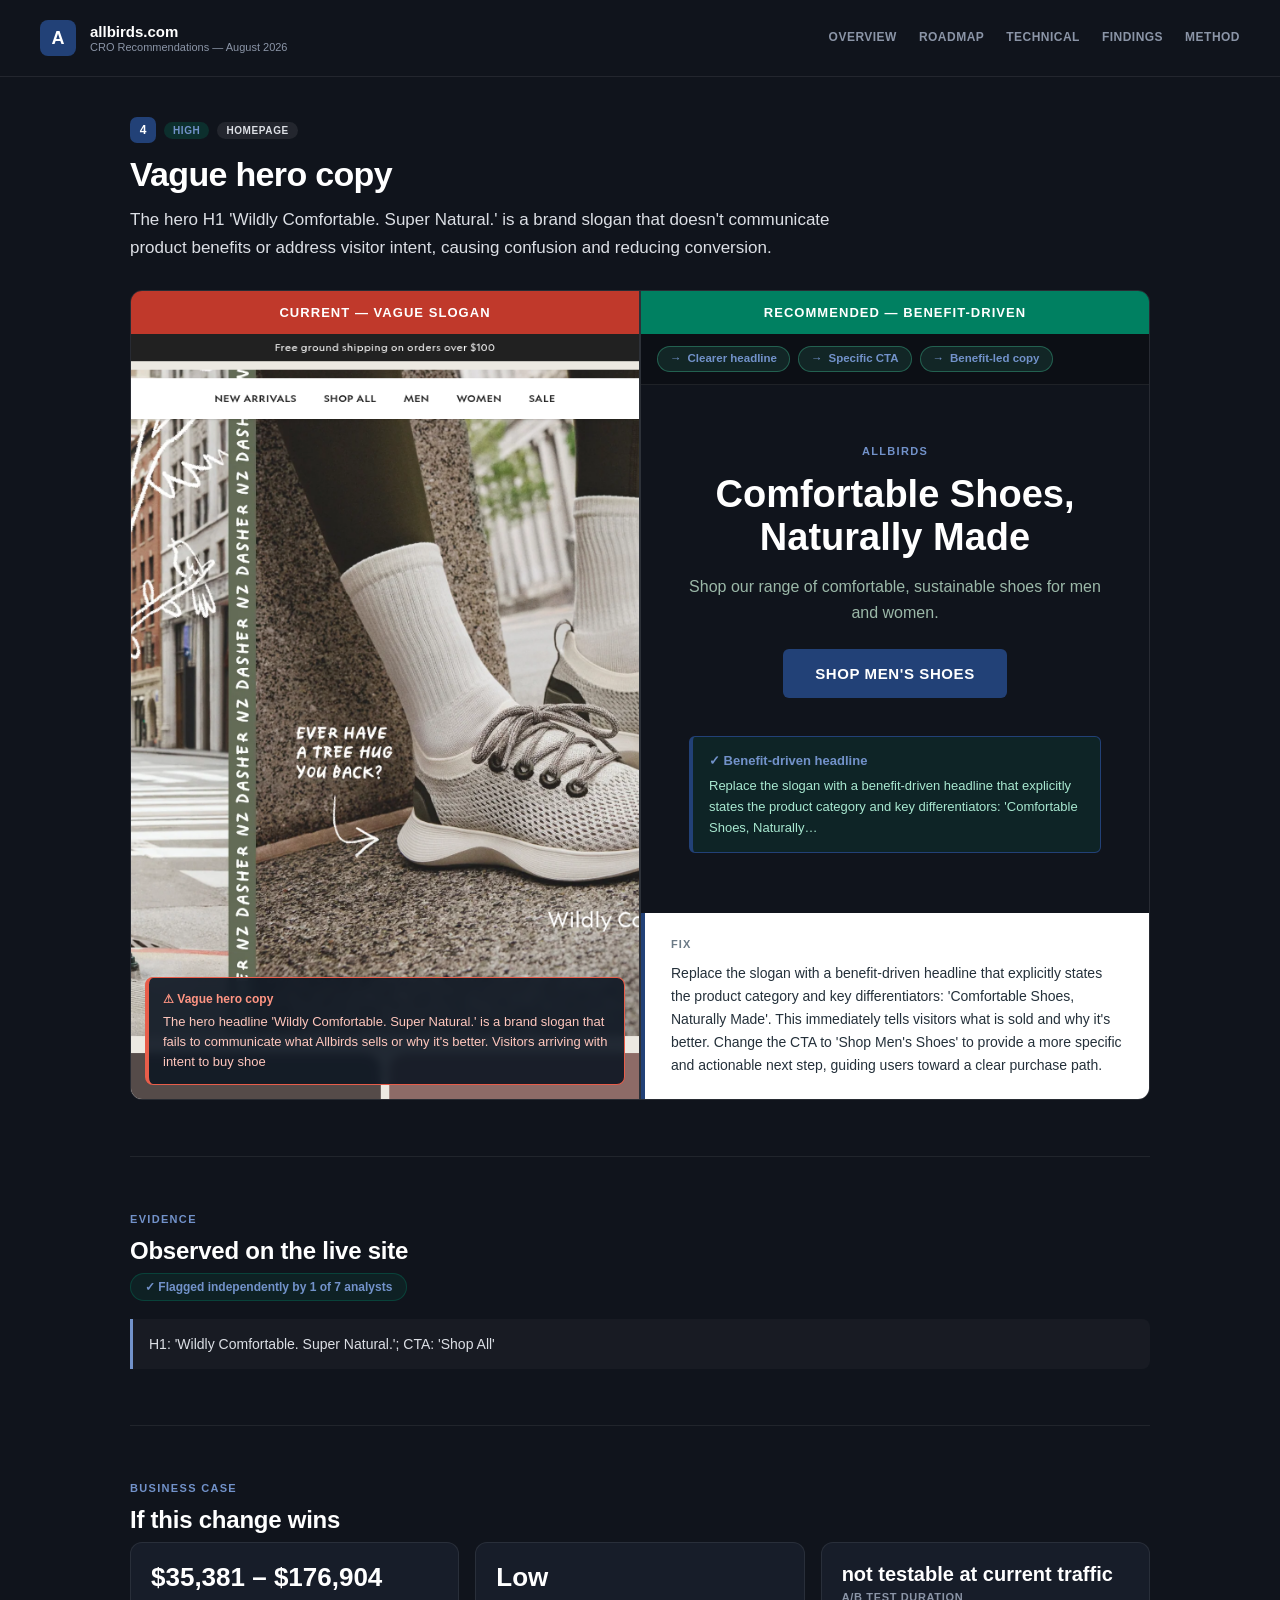
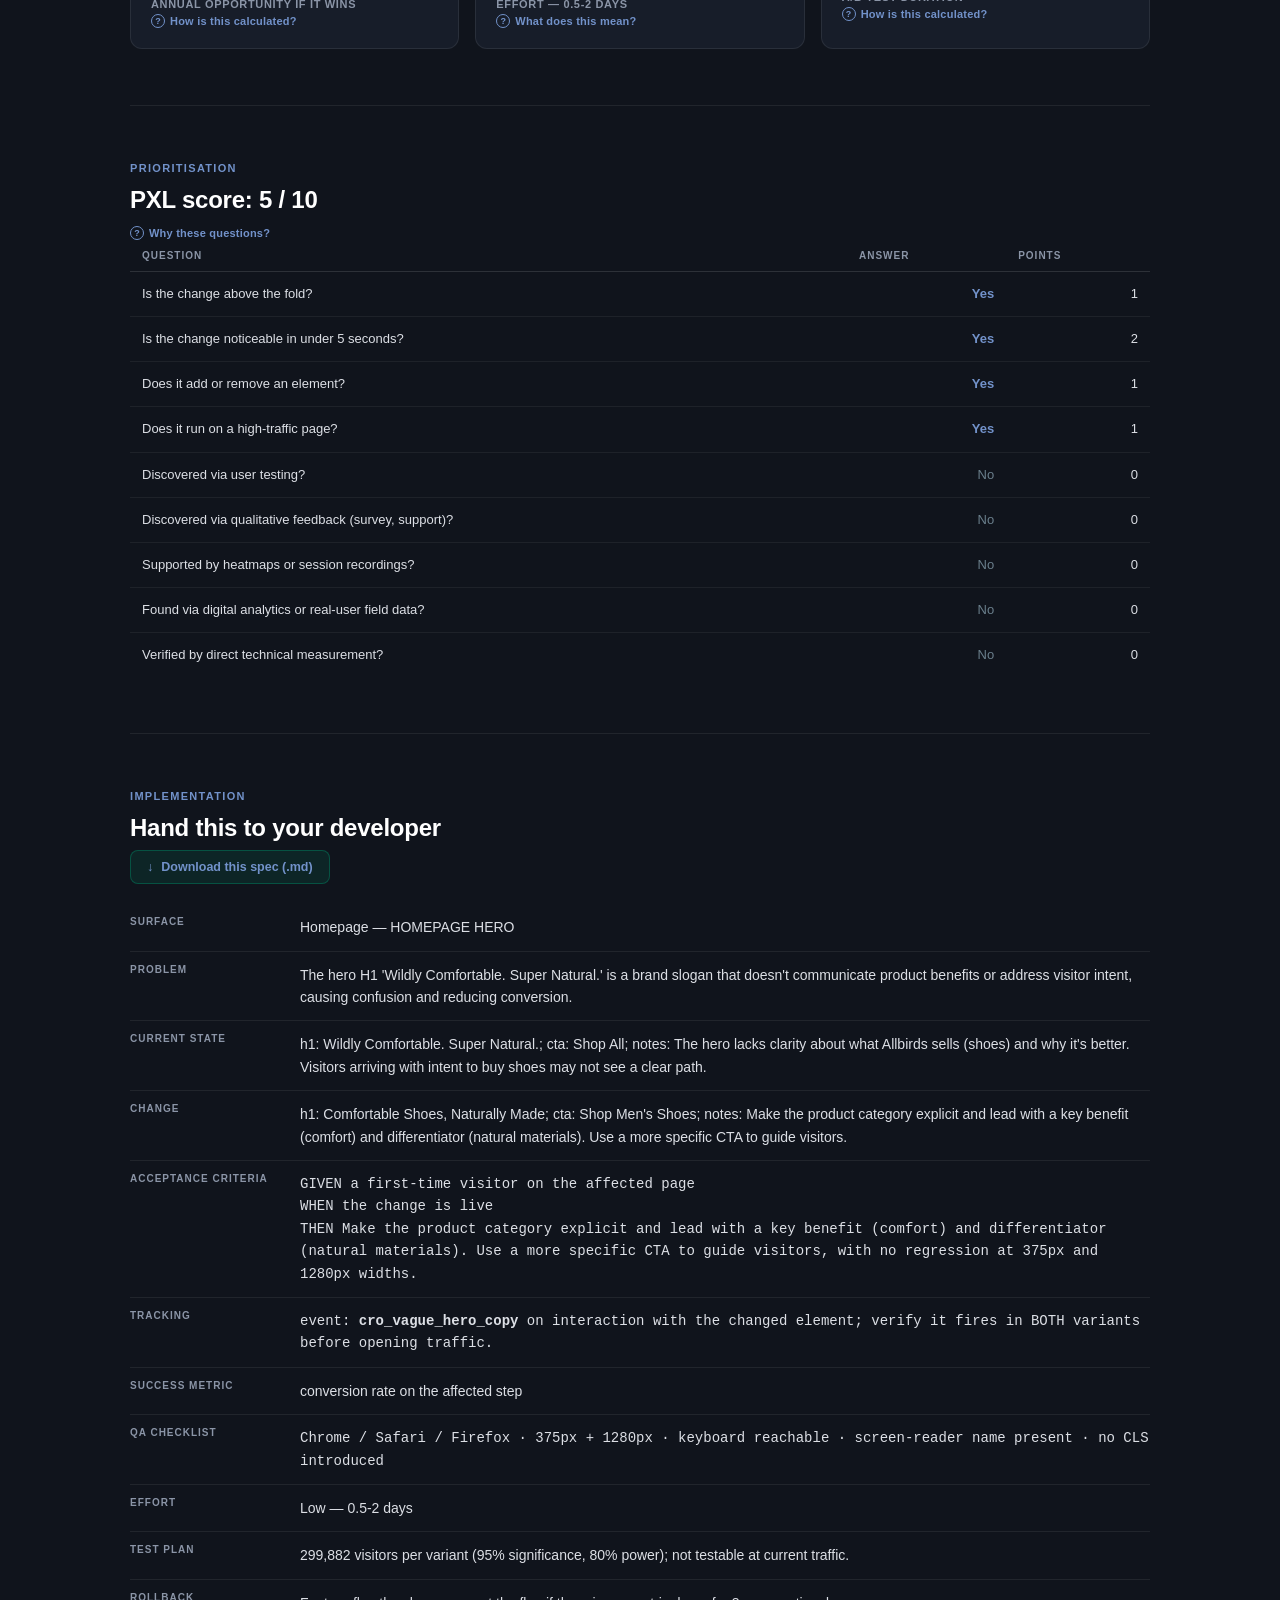
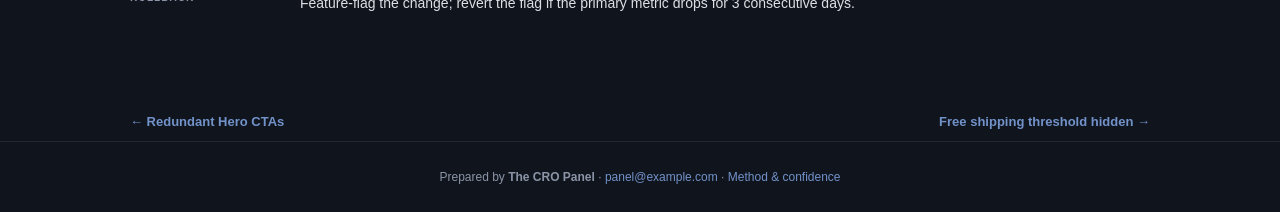
<file: finding_4_vague_hero_copy.html>
<!doctype html>
<html lang="en">
<head>
<meta charset="utf-8">
<meta name="viewport" content="width=device-width, initial-scale=1.0">
<title>Vague hero copy — allbirds.com</title>
<link rel="stylesheet" href="cro_system.css">
<style>:root{--green:#224177;--teal:#7292ca;--navy:#10141c;--mid:#171d29;--light:#212a3b;--muted:#8b95a7;--off:#dcdfe5;}</style></head>
<body>
<header>
  <a class="logo-area" href="index.html" style="text-decoration:none">
    <div class="logo-dot">A</div>
    <div>
      <div class="logo-text">allbirds.com</div>
      <div class="logo-sub">CRO Recommendations — August 2026</div>
    </div>
  </a>
  <nav class="nav"><a href="index.html">Overview</a><a href="roadmap.html">Roadmap</a><a href="technical.html">Technical</a><a href="appendix.html">Findings</a><a href="methodology.html">Method</a></nav>
</header>

<div class="wrap">
  <div class="finding-head">
    <div class="badge-row">
      <span class="rank-chip rank-high">4</span>
      <span class="badge badge-high">High</span>
      <span class="badge badge-effort">Homepage</span>
      
    </div>
    <h1>Vague hero copy</h1>
    <p class="thesis">The hero H1 &#x27;Wildly Comfortable. Super Natural.&#x27; is a brand slogan that doesn&#x27;t communicate product benefits or address visitor intent, causing confusion and reducing conversion.</p>
  </div>
  
  <div class="section" style="padding-top:0;border-top:none">
    <div class="split">
      <div class="col">
        <div class="label-bar label-current">CURRENT — Vague slogan</div>
        <div class="shotwrap"><img class="shot" src="shot_home.png" alt="Screenshot of the current page" loading="lazy"><div class="shot-tag"><strong>⚠ Vague hero copy</strong>The hero headline &#x27;Wildly Comfortable. Super Natural.&#x27; is a brand slogan that fails to communicate what Allbirds sells or why it&#x27;s better. Visitors arriving with intent to buy shoe</div></div>
      </div>
      <div class="divider"></div>
      <div class="col">
        <div class="label-bar label-recommended">RECOMMENDED — Benefit-driven</div>
        <div class="diff-chips"><span class="chip">Clearer headline</span><span class="chip">Specific CTA</span><span class="chip">Benefit-led copy</span></div><div class="surface"><div class="eyebrow">Allbirds</div><h1>Comfortable Shoes, Naturally Made</h1><p>Shop our range of comfortable, sustainable shoes for men and women.</p><span class="btn-primary">Shop Men's Shoes</span><div class="win-callout"><strong>✓ Benefit-driven headline</strong>Replace the slogan with a benefit-driven headline that explicitly states the product category and key differentiators: &#x27;Comfortable Shoes, Naturally…</div></div>
        <div class="annotation good"><strong>Fix</strong>Replace the slogan with a benefit-driven headline that explicitly states the product category and key differentiators: &#x27;Comfortable Shoes, Naturally Made&#x27;. This immediately tells visitors what is sold and why it&#x27;s better. Change the CTA to &#x27;Shop Men&#x27;s Shoes&#x27; to provide a more specific and actionable next step, guiding users toward a clear purchase path.</div>
      </div>
    </div>
  </div>
  
<div class="section">
  <div class="eyebrow-label">Evidence</div>
  <h2 class="section-title">Observed on the live site </h2>
  <div class="agreement">✓ Flagged independently by 1 of 7 analysts</div>
  <ul class="evidence-list"><li>H1: &#x27;Wildly Comfortable. Super Natural.&#x27;; CTA: &#x27;Shop All&#x27;</li></ul>
</div>
  
<div class="section">
  <div class="eyebrow-label">Business case</div>
  <h2 class="section-title">If this change wins</h2>
  <div class="tiles" style="grid-template-columns:repeat(3,1fr)">
    <div class="tile">
      <div class="tval">$35,381 – $176,904</div>
      <div class="tlabel">annual opportunity if it wins</div>
      <button class="explain" data-m="size-4">How is this calculated?</button>
    </div>
    <div class="tile">
      <div class="tval">Low</div>
      <div class="tlabel">Effort — 0.5-2 days</div>
      <button class="explain" data-m="eff-4">What does this mean?</button>
    </div>
    <div class="tile">
      <div class="tval" style="font-size:20px">not testable at current traffic</div>
      <div class="tlabel">A/B test duration</div>
      <button class="explain" data-m="test-4">How is this calculated?</button>
    </div>
  </div>
</div>
  
<div class="section">
  <div class="eyebrow-label">Prioritisation</div>
  <h2 class="section-title">PXL score: 5 / 10</h2>
  <button class="explain" data-m="pxl-4">Why these questions?</button>
  <div class="tscroll"><table class="dtable">
    <thead><tr><th>Question</th><th class="num">Answer</th><th class="num">Points</th></tr></thead>
    <tbody><tr><td>Is the change above the fold?</td><td class="num yes">Yes</td><td class="num">1</td></tr><tr><td>Is the change noticeable in under 5 seconds?</td><td class="num yes">Yes</td><td class="num">2</td></tr><tr><td>Does it add or remove an element?</td><td class="num yes">Yes</td><td class="num">1</td></tr><tr><td>Does it run on a high-traffic page?</td><td class="num yes">Yes</td><td class="num">1</td></tr><tr><td>Discovered via user testing?</td><td class="num no">No</td><td class="num">0</td></tr><tr><td>Discovered via qualitative feedback (survey, support)?</td><td class="num no">No</td><td class="num">0</td></tr><tr><td>Supported by heatmaps or session recordings?</td><td class="num no">No</td><td class="num">0</td></tr><tr><td>Found via digital analytics or real-user field data?</td><td class="num no">No</td><td class="num">0</td></tr><tr><td>Verified by direct technical measurement?</td><td class="num no">No</td><td class="num">0</td></tr></tbody>
  </table></div>
</div>
  
<div class="section">
  <div class="eyebrow-label">Implementation</div>
  <h2 class="section-title">Hand this to your developer</h2>
  <div class="dl-row" style="margin:0 0 20px">
    <a class="btn-dl" href="dev_spec_4_vague_hero_copy.md" download>Download this spec (.md)</a>
  </div>
  <dl class="spec">
    <dt>Surface</dt><dd>Homepage — HOMEPAGE HERO</dd>
    <dt>Problem</dt><dd>The hero H1 &#x27;Wildly Comfortable. Super Natural.&#x27; is a brand slogan that doesn&#x27;t communicate product benefits or address visitor intent, causing confusion and reducing conversion.</dd>
    <dt>Current state</dt><dd>h1: Wildly Comfortable. Super Natural.; cta: Shop All; notes: The hero lacks clarity about what Allbirds sells (shoes) and why it&#x27;s better. Visitors arriving with intent to buy shoes may not see a clear path.</dd>
    <dt>Change</dt><dd>h1: Comfortable Shoes, Naturally Made; cta: Shop Men&#x27;s Shoes; notes: Make the product category explicit and lead with a key benefit (comfort) and differentiator (natural materials). Use a more specific CTA to guide visitors.</dd>
    <dt>Acceptance criteria</dt><dd class="mono">GIVEN a first-time visitor on the affected page<br>
      WHEN the change is live<br>
      THEN Make the product category explicit and lead with a key benefit (comfort) and differentiator (natural materials). Use a more specific CTA to guide visitors,
      with no regression at 375px and 1280px widths.</dd>
    <dt>Tracking</dt><dd class="mono">event: <strong>cro_vague_hero_copy</strong> on interaction with the
      changed element; verify it fires in BOTH variants before opening traffic.</dd>
    <dt>Success metric</dt><dd>conversion rate on the affected step</dd>
    <dt>QA checklist</dt><dd class="mono">Chrome / Safari / Firefox · 375px + 1280px ·
      keyboard reachable · screen-reader name present · no CLS introduced</dd>
    <dt>Effort</dt><dd>Low —
      0.5-2 days</dd>
    <dt>Test plan</dt><dd>299,882 visitors per variant
      (95% significance, 80% power);
      not testable at current traffic.</dd>
    <dt>Rollback</dt><dd>Feature-flag the change; revert the flag if the primary metric
      drops for 3 consecutive days.</dd>
  </dl>
</div>
  <div class="pager"><a href="finding_3_redundant_hero_ctas.html">← Redundant Hero CTAs</a><a href="finding_5_free_shipping_threshold_hidden.html">Free shipping threshold hidden →</a></div>
</div>
<div class="footer">
  Prepared by <strong>The CRO Panel</strong> · <a href="mailto:panel@example.com">panel@example.com</a> · <a href="methodology.html">Method &amp; confidence</a>
</div>
<div class="modal-overlay" id="modal-root"><div class="modal-box"></div></div>
<template id="m-size-4"><h3>How this range is calculated</h3><p>Result: <strong>$35,381 – $176,904 / yr</strong></p><div class="formula">annual visits × baseline conversion × relative lift × order value
= 2,160,000 annual visits x 2.10% conversion x 1.0-5.0% relative lift x $78 order value</div><p>The 1.0–5.0% relative-lift band is an assumption bounded by severity (High), not a prediction.</p><p><strong>Why the range is conservative:</strong> Across 127,000 experiments, 12% produced a statistically significant improvement on the primary metric; a healthy programme win rate is 10-30%. Winning tests also overstate their true effect, so treat this as the prize if the change works — never expected revenue.</p></template><template id="m-eff-4"><h3>How effort is estimated</h3><table><tr><th>Bracket</th><th>Days</th><th>Typical scope</th></tr><tr><td>Low</td><td class='num'>0.5–2</td><td>copy, colour, labels, image swaps</td></tr><tr><td>Medium</td><td class='num'>2–5</td><td>layout shifts, form changes, new modules</td></tr><tr><td>High</td><td class='num'>5+</td><td>personalisation, funnel work, integrations</td></tr></table><p>Assigned by matching the recommended change against these scopes; the estimate is a bracket, not a quote.</p></template><template id="m-test-4"><h3>Sample size math</h3><p>Two-proportion z-test, the standard pre-test sample-size calculation:</p><div class="formula">n = [z&#8320;.&#8320;&#8322;&#8325;·√(2·p̄·(1−p̄)) + z&#8320;.&#8322;&#8320;·√(p₁(1−p₁)+p₂(1−p₂))]² / (p₁−p₂)²</div><table><tr><td>Baseline conversion</td><td class='num'>2.1%</td></tr><tr><td>Significance / power</td><td class='num'>95% / 80%</td></tr><tr><td>Sample per variant, 5.0% lift</td><td class='num'>299,882</td></tr><tr><td>Sample per variant, 1.0% lift</td><td class='num'>7,353,946</td></tr></table><p>Halving the minimum detectable effect roughly quadruples the sample required, which is why the conservative figure is so much larger.</p></template><template id="m-pxl-4"><h3>What PXL is</h3><p>PXL is CXL's prioritisation framework: binary questions instead of subjective 1–10 guesses, weighted toward evidence.</p><p>Findings discovered by inspection score zero on all four evidence questions — that is the honest signal, not a defect. Findings verified by direct measurement earn the extension point and, where real-user field data is involved, the analytics point.</p><p>The full rubric is on the <a href="methodology.html" style="color:var(--teal)">method page</a>.</p></template><script>
(function(){
  var root=document.getElementById('modal-root');
  function close(){root.classList.remove('open');}
  document.addEventListener('click',function(e){
    var b=e.target.closest('[data-m]');
    if(b){var t=document.getElementById('m-'+b.getAttribute('data-m'));
      if(t){root.querySelector('.modal-box').innerHTML=
        '<button class="modal-close" aria-label="Close">\u00d7</button>'+t.innerHTML;
        root.classList.add('open');}return;}
    if(e.target.closest('.modal-close')||e.target===root)close();
  });
  document.addEventListener('keydown',function(e){if(e.key==='Escape')close();});
  function scale(){
    document.querySelectorAll('.card-preview .preview-inner').forEach(function(el){
      var w=el.parentElement.clientWidth;if(!w)return;
      var s=w/1280;el.style.transform='scale('+s+')';
      el.parentElement.style.height=Math.round(514*s)+'px';});
  }
  scale();window.addEventListener('resize',scale);
})();
</script>
</body>
</html>
</file>
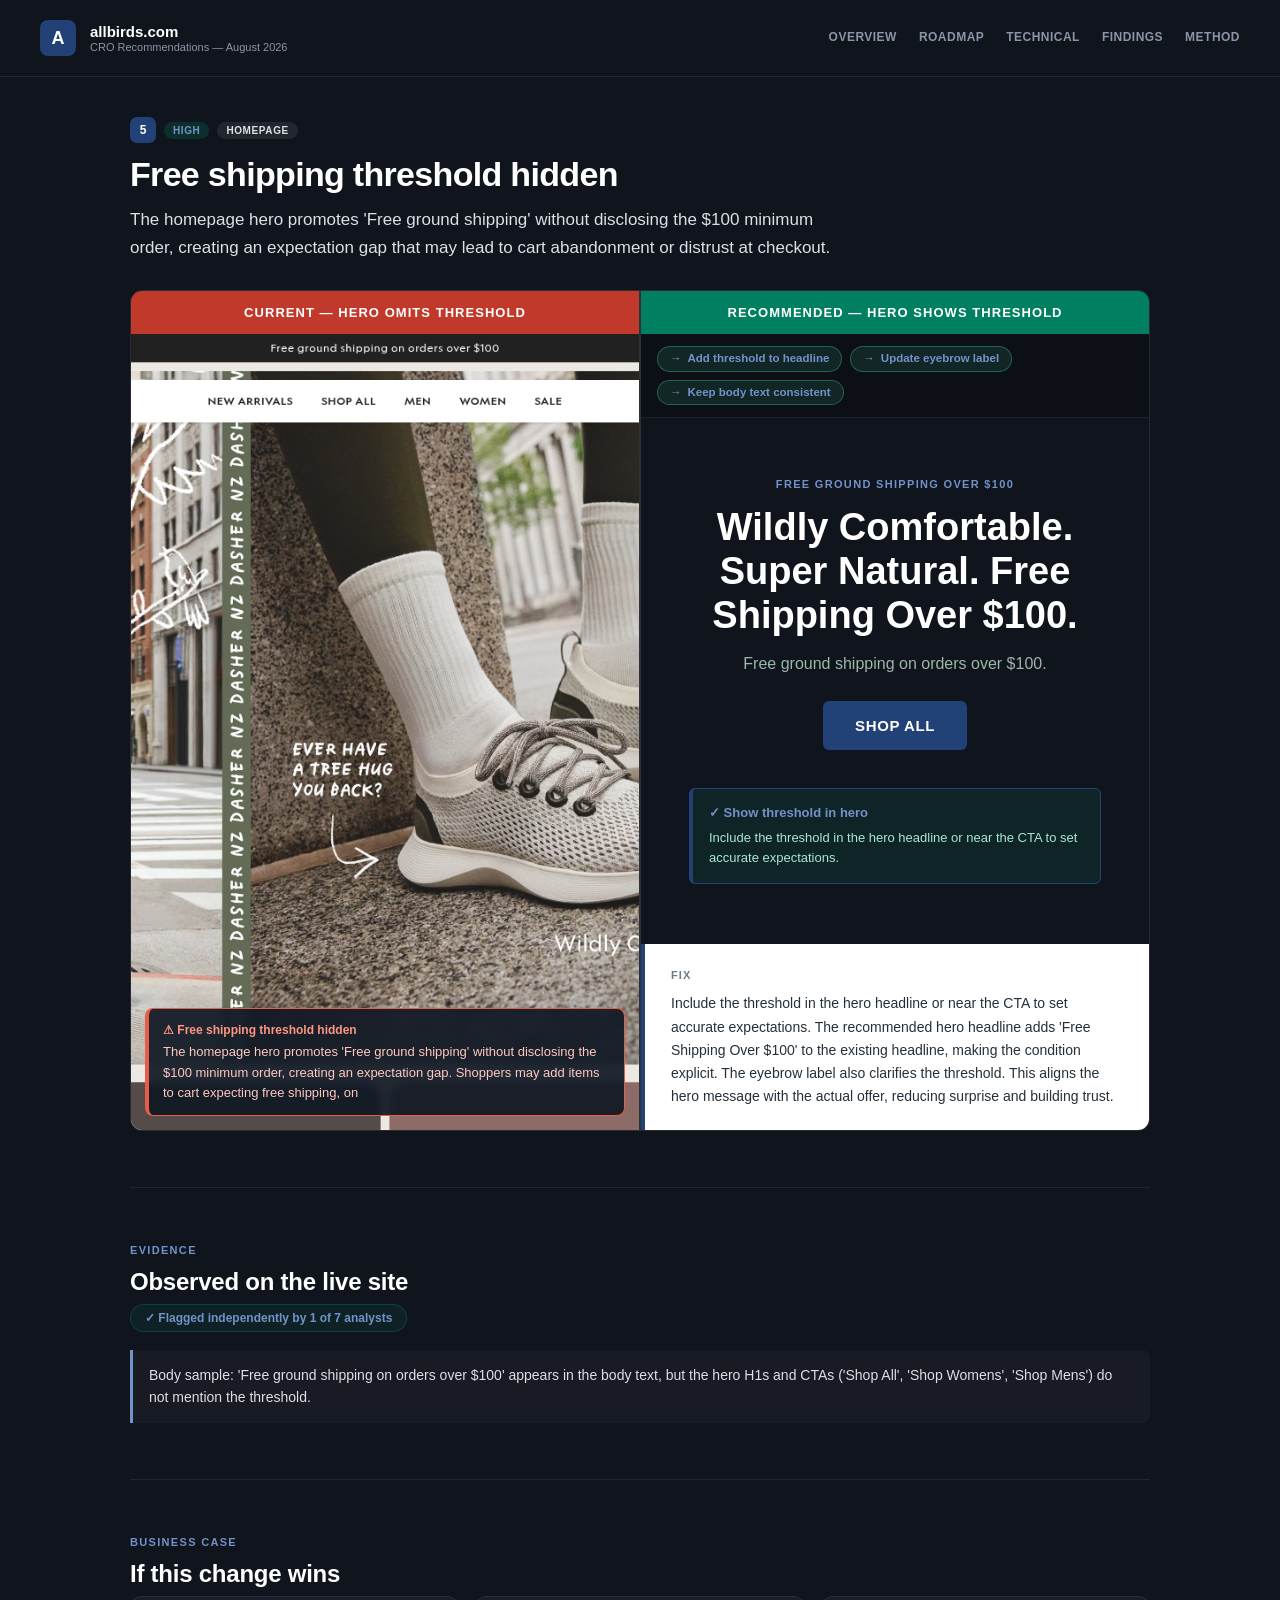
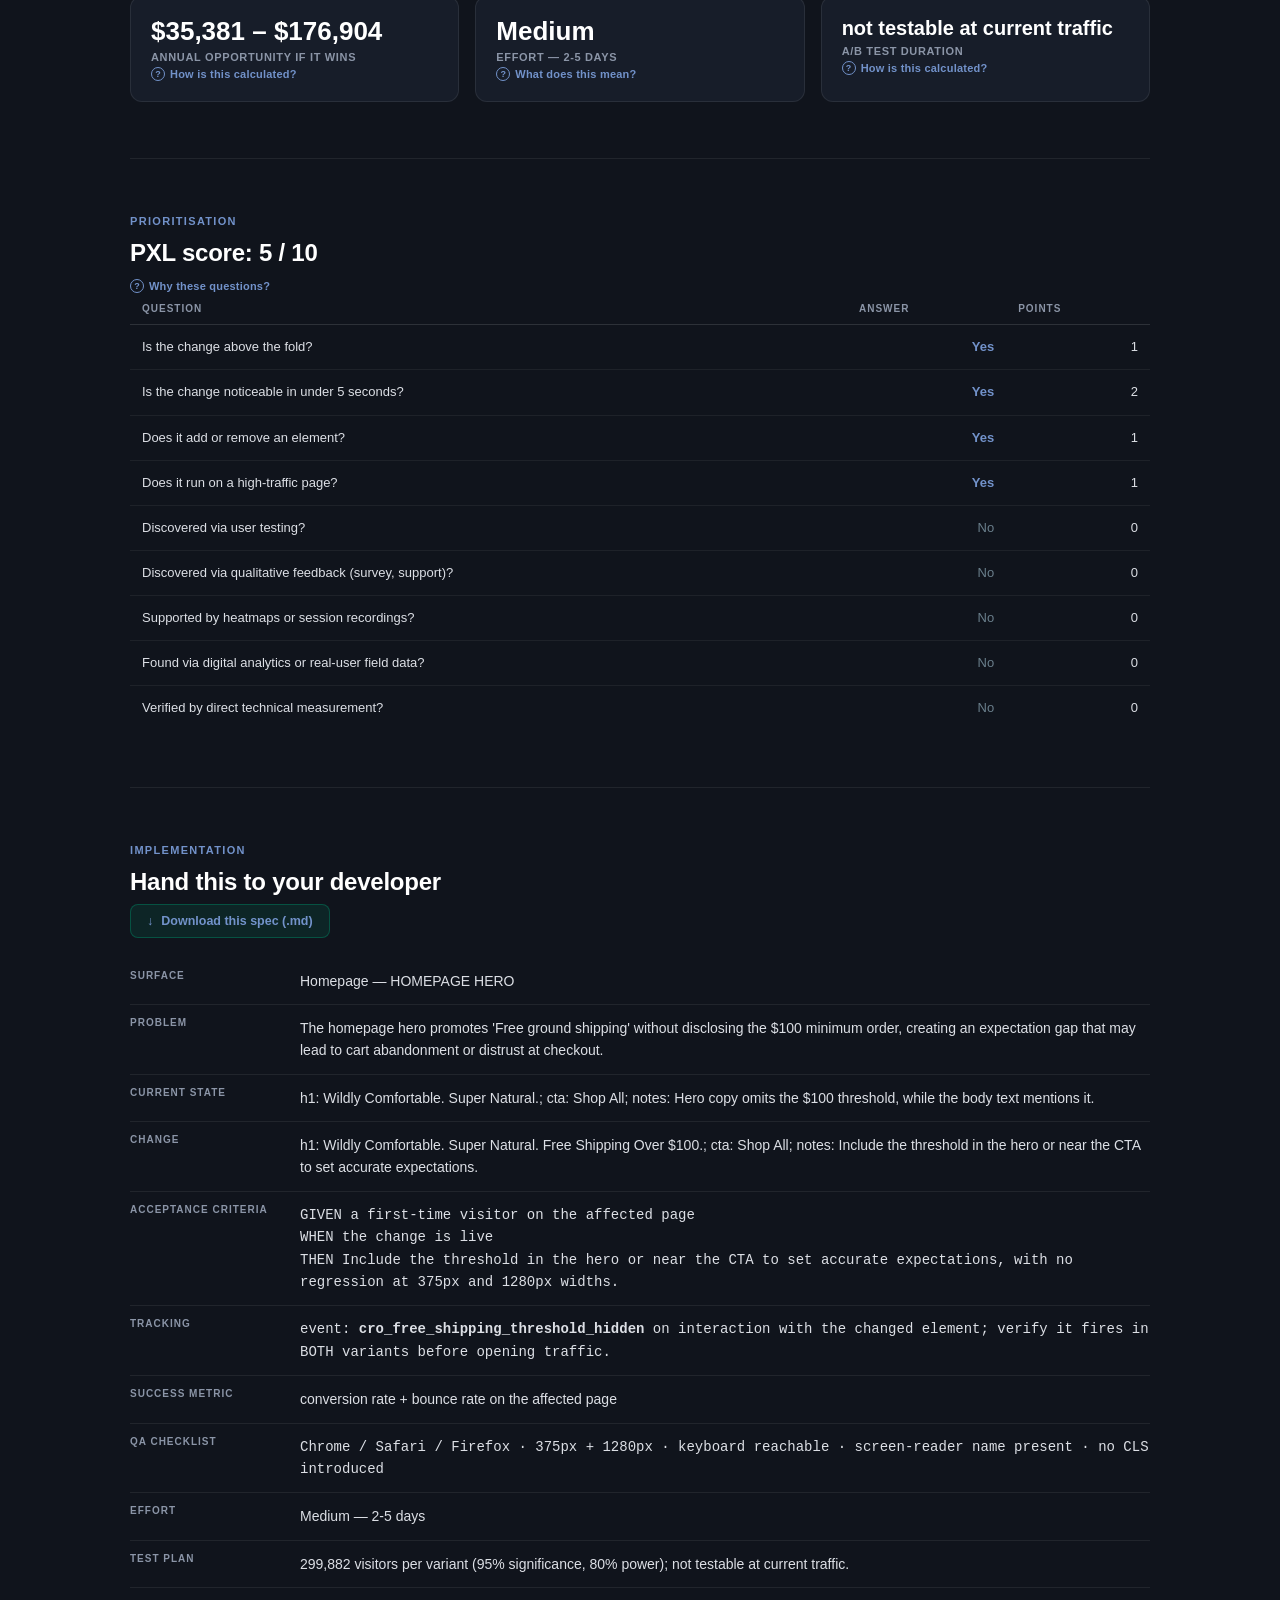
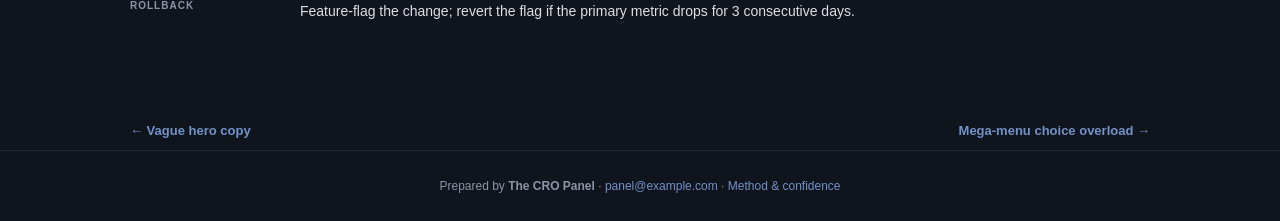
<file: finding_5_free_shipping_threshold_hidden.html>
<!doctype html>
<html lang="en">
<head>
<meta charset="utf-8">
<meta name="viewport" content="width=device-width, initial-scale=1.0">
<title>Free shipping threshold hidden — allbirds.com</title>
<link rel="stylesheet" href="cro_system.css">
<style>:root{--green:#224177;--teal:#7292ca;--navy:#10141c;--mid:#171d29;--light:#212a3b;--muted:#8b95a7;--off:#dcdfe5;}</style></head>
<body>
<header>
  <a class="logo-area" href="index.html" style="text-decoration:none">
    <div class="logo-dot">A</div>
    <div>
      <div class="logo-text">allbirds.com</div>
      <div class="logo-sub">CRO Recommendations — August 2026</div>
    </div>
  </a>
  <nav class="nav"><a href="index.html">Overview</a><a href="roadmap.html">Roadmap</a><a href="technical.html">Technical</a><a href="appendix.html">Findings</a><a href="methodology.html">Method</a></nav>
</header>

<div class="wrap">
  <div class="finding-head">
    <div class="badge-row">
      <span class="rank-chip rank-high">5</span>
      <span class="badge badge-high">High</span>
      <span class="badge badge-effort">Homepage</span>
      
    </div>
    <h1>Free shipping threshold hidden</h1>
    <p class="thesis">The homepage hero promotes &#x27;Free ground shipping&#x27; without disclosing the $100 minimum order, creating an expectation gap that may lead to cart abandonment or distrust at checkout.</p>
  </div>
  
  <div class="section" style="padding-top:0;border-top:none">
    <div class="split">
      <div class="col">
        <div class="label-bar label-current">CURRENT — Hero omits threshold</div>
        <div class="shotwrap"><img class="shot" src="shot_home.png" alt="Screenshot of the current page" loading="lazy"><div class="shot-tag"><strong>⚠ Free shipping threshold hidden</strong>The homepage hero promotes &#x27;Free ground shipping&#x27; without disclosing the $100 minimum order, creating an expectation gap. Shoppers may add items to cart expecting free shipping, on</div></div>
      </div>
      <div class="divider"></div>
      <div class="col">
        <div class="label-bar label-recommended">RECOMMENDED — Hero shows threshold</div>
        <div class="diff-chips"><span class="chip">Add threshold to headline</span><span class="chip">Update eyebrow label</span><span class="chip">Keep body text consistent</span></div><div class="surface"><div class="eyebrow">Free Ground Shipping Over $100</div><h1>Wildly Comfortable. Super Natural. Free Shipping Over $100.</h1><p>Free ground shipping on orders over $100.</p><span class="btn-primary">Shop All</span><div class="win-callout"><strong>✓ Show threshold in hero</strong>Include the threshold in the hero headline or near the CTA to set accurate expectations.</div></div>
        <div class="annotation good"><strong>Fix</strong>Include the threshold in the hero headline or near the CTA to set accurate expectations. The recommended hero headline adds &#x27;Free Shipping Over $100&#x27; to the existing headline, making the condition explicit. The eyebrow label also clarifies the threshold. This aligns the hero message with the actual offer, reducing surprise and building trust.</div>
      </div>
    </div>
  </div>
  
<div class="section">
  <div class="eyebrow-label">Evidence</div>
  <h2 class="section-title">Observed on the live site </h2>
  <div class="agreement">✓ Flagged independently by 1 of 7 analysts</div>
  <ul class="evidence-list"><li>Body sample: &#x27;Free ground shipping on orders over $100&#x27; appears in the body text, but the hero H1s and CTAs (&#x27;Shop All&#x27;, &#x27;Shop Womens&#x27;, &#x27;Shop Mens&#x27;) do not mention the threshold.</li></ul>
</div>
  
<div class="section">
  <div class="eyebrow-label">Business case</div>
  <h2 class="section-title">If this change wins</h2>
  <div class="tiles" style="grid-template-columns:repeat(3,1fr)">
    <div class="tile">
      <div class="tval">$35,381 – $176,904</div>
      <div class="tlabel">annual opportunity if it wins</div>
      <button class="explain" data-m="size-5">How is this calculated?</button>
    </div>
    <div class="tile">
      <div class="tval">Medium</div>
      <div class="tlabel">Effort — 2-5 days</div>
      <button class="explain" data-m="eff-5">What does this mean?</button>
    </div>
    <div class="tile">
      <div class="tval" style="font-size:20px">not testable at current traffic</div>
      <div class="tlabel">A/B test duration</div>
      <button class="explain" data-m="test-5">How is this calculated?</button>
    </div>
  </div>
</div>
  
<div class="section">
  <div class="eyebrow-label">Prioritisation</div>
  <h2 class="section-title">PXL score: 5 / 10</h2>
  <button class="explain" data-m="pxl-5">Why these questions?</button>
  <div class="tscroll"><table class="dtable">
    <thead><tr><th>Question</th><th class="num">Answer</th><th class="num">Points</th></tr></thead>
    <tbody><tr><td>Is the change above the fold?</td><td class="num yes">Yes</td><td class="num">1</td></tr><tr><td>Is the change noticeable in under 5 seconds?</td><td class="num yes">Yes</td><td class="num">2</td></tr><tr><td>Does it add or remove an element?</td><td class="num yes">Yes</td><td class="num">1</td></tr><tr><td>Does it run on a high-traffic page?</td><td class="num yes">Yes</td><td class="num">1</td></tr><tr><td>Discovered via user testing?</td><td class="num no">No</td><td class="num">0</td></tr><tr><td>Discovered via qualitative feedback (survey, support)?</td><td class="num no">No</td><td class="num">0</td></tr><tr><td>Supported by heatmaps or session recordings?</td><td class="num no">No</td><td class="num">0</td></tr><tr><td>Found via digital analytics or real-user field data?</td><td class="num no">No</td><td class="num">0</td></tr><tr><td>Verified by direct technical measurement?</td><td class="num no">No</td><td class="num">0</td></tr></tbody>
  </table></div>
</div>
  
<div class="section">
  <div class="eyebrow-label">Implementation</div>
  <h2 class="section-title">Hand this to your developer</h2>
  <div class="dl-row" style="margin:0 0 20px">
    <a class="btn-dl" href="dev_spec_5_free_shipping_threshold_hidden.md" download>Download this spec (.md)</a>
  </div>
  <dl class="spec">
    <dt>Surface</dt><dd>Homepage — HOMEPAGE HERO</dd>
    <dt>Problem</dt><dd>The homepage hero promotes &#x27;Free ground shipping&#x27; without disclosing the $100 minimum order, creating an expectation gap that may lead to cart abandonment or distrust at checkout.</dd>
    <dt>Current state</dt><dd>h1: Wildly Comfortable. Super Natural.; cta: Shop All; notes: Hero copy omits the $100 threshold, while the body text mentions it.</dd>
    <dt>Change</dt><dd>h1: Wildly Comfortable. Super Natural. Free Shipping Over $100.; cta: Shop All; notes: Include the threshold in the hero or near the CTA to set accurate expectations.</dd>
    <dt>Acceptance criteria</dt><dd class="mono">GIVEN a first-time visitor on the affected page<br>
      WHEN the change is live<br>
      THEN Include the threshold in the hero or near the CTA to set accurate expectations,
      with no regression at 375px and 1280px widths.</dd>
    <dt>Tracking</dt><dd class="mono">event: <strong>cro_free_shipping_threshold_hidden</strong> on interaction with the
      changed element; verify it fires in BOTH variants before opening traffic.</dd>
    <dt>Success metric</dt><dd>conversion rate + bounce rate on the affected page</dd>
    <dt>QA checklist</dt><dd class="mono">Chrome / Safari / Firefox · 375px + 1280px ·
      keyboard reachable · screen-reader name present · no CLS introduced</dd>
    <dt>Effort</dt><dd>Medium —
      2-5 days</dd>
    <dt>Test plan</dt><dd>299,882 visitors per variant
      (95% significance, 80% power);
      not testable at current traffic.</dd>
    <dt>Rollback</dt><dd>Feature-flag the change; revert the flag if the primary metric
      drops for 3 consecutive days.</dd>
  </dl>
</div>
  <div class="pager"><a href="finding_4_vague_hero_copy.html">← Vague hero copy</a><a href="finding_6_mega_menu_choice_overload.html">Mega-menu choice overload →</a></div>
</div>
<div class="footer">
  Prepared by <strong>The CRO Panel</strong> · <a href="mailto:panel@example.com">panel@example.com</a> · <a href="methodology.html">Method &amp; confidence</a>
</div>
<div class="modal-overlay" id="modal-root"><div class="modal-box"></div></div>
<template id="m-size-5"><h3>How this range is calculated</h3><p>Result: <strong>$35,381 – $176,904 / yr</strong></p><div class="formula">annual visits × baseline conversion × relative lift × order value
= 2,160,000 annual visits x 2.10% conversion x 1.0-5.0% relative lift x $78 order value</div><p>The 1.0–5.0% relative-lift band is an assumption bounded by severity (High), not a prediction.</p><p><strong>Why the range is conservative:</strong> Across 127,000 experiments, 12% produced a statistically significant improvement on the primary metric; a healthy programme win rate is 10-30%. Winning tests also overstate their true effect, so treat this as the prize if the change works — never expected revenue.</p></template><template id="m-eff-5"><h3>How effort is estimated</h3><table><tr><th>Bracket</th><th>Days</th><th>Typical scope</th></tr><tr><td>Low</td><td class='num'>0.5–2</td><td>copy, colour, labels, image swaps</td></tr><tr><td>Medium</td><td class='num'>2–5</td><td>layout shifts, form changes, new modules</td></tr><tr><td>High</td><td class='num'>5+</td><td>personalisation, funnel work, integrations</td></tr></table><p>Assigned by matching the recommended change against these scopes; the estimate is a bracket, not a quote.</p></template><template id="m-test-5"><h3>Sample size math</h3><p>Two-proportion z-test, the standard pre-test sample-size calculation:</p><div class="formula">n = [z&#8320;.&#8320;&#8322;&#8325;·√(2·p̄·(1−p̄)) + z&#8320;.&#8322;&#8320;·√(p₁(1−p₁)+p₂(1−p₂))]² / (p₁−p₂)²</div><table><tr><td>Baseline conversion</td><td class='num'>2.1%</td></tr><tr><td>Significance / power</td><td class='num'>95% / 80%</td></tr><tr><td>Sample per variant, 5.0% lift</td><td class='num'>299,882</td></tr><tr><td>Sample per variant, 1.0% lift</td><td class='num'>7,353,946</td></tr></table><p>Halving the minimum detectable effect roughly quadruples the sample required, which is why the conservative figure is so much larger.</p></template><template id="m-pxl-5"><h3>What PXL is</h3><p>PXL is CXL's prioritisation framework: binary questions instead of subjective 1–10 guesses, weighted toward evidence.</p><p>Findings discovered by inspection score zero on all four evidence questions — that is the honest signal, not a defect. Findings verified by direct measurement earn the extension point and, where real-user field data is involved, the analytics point.</p><p>The full rubric is on the <a href="methodology.html" style="color:var(--teal)">method page</a>.</p></template><script>
(function(){
  var root=document.getElementById('modal-root');
  function close(){root.classList.remove('open');}
  document.addEventListener('click',function(e){
    var b=e.target.closest('[data-m]');
    if(b){var t=document.getElementById('m-'+b.getAttribute('data-m'));
      if(t){root.querySelector('.modal-box').innerHTML=
        '<button class="modal-close" aria-label="Close">\u00d7</button>'+t.innerHTML;
        root.classList.add('open');}return;}
    if(e.target.closest('.modal-close')||e.target===root)close();
  });
  document.addEventListener('keydown',function(e){if(e.key==='Escape')close();});
  function scale(){
    document.querySelectorAll('.card-preview .preview-inner').forEach(function(el){
      var w=el.parentElement.clientWidth;if(!w)return;
      var s=w/1280;el.style.transform='scale('+s+')';
      el.parentElement.style.height=Math.round(514*s)+'px';});
  }
  scale();window.addEventListener('resize',scale);
})();
</script>
</body>
</html>
</file>
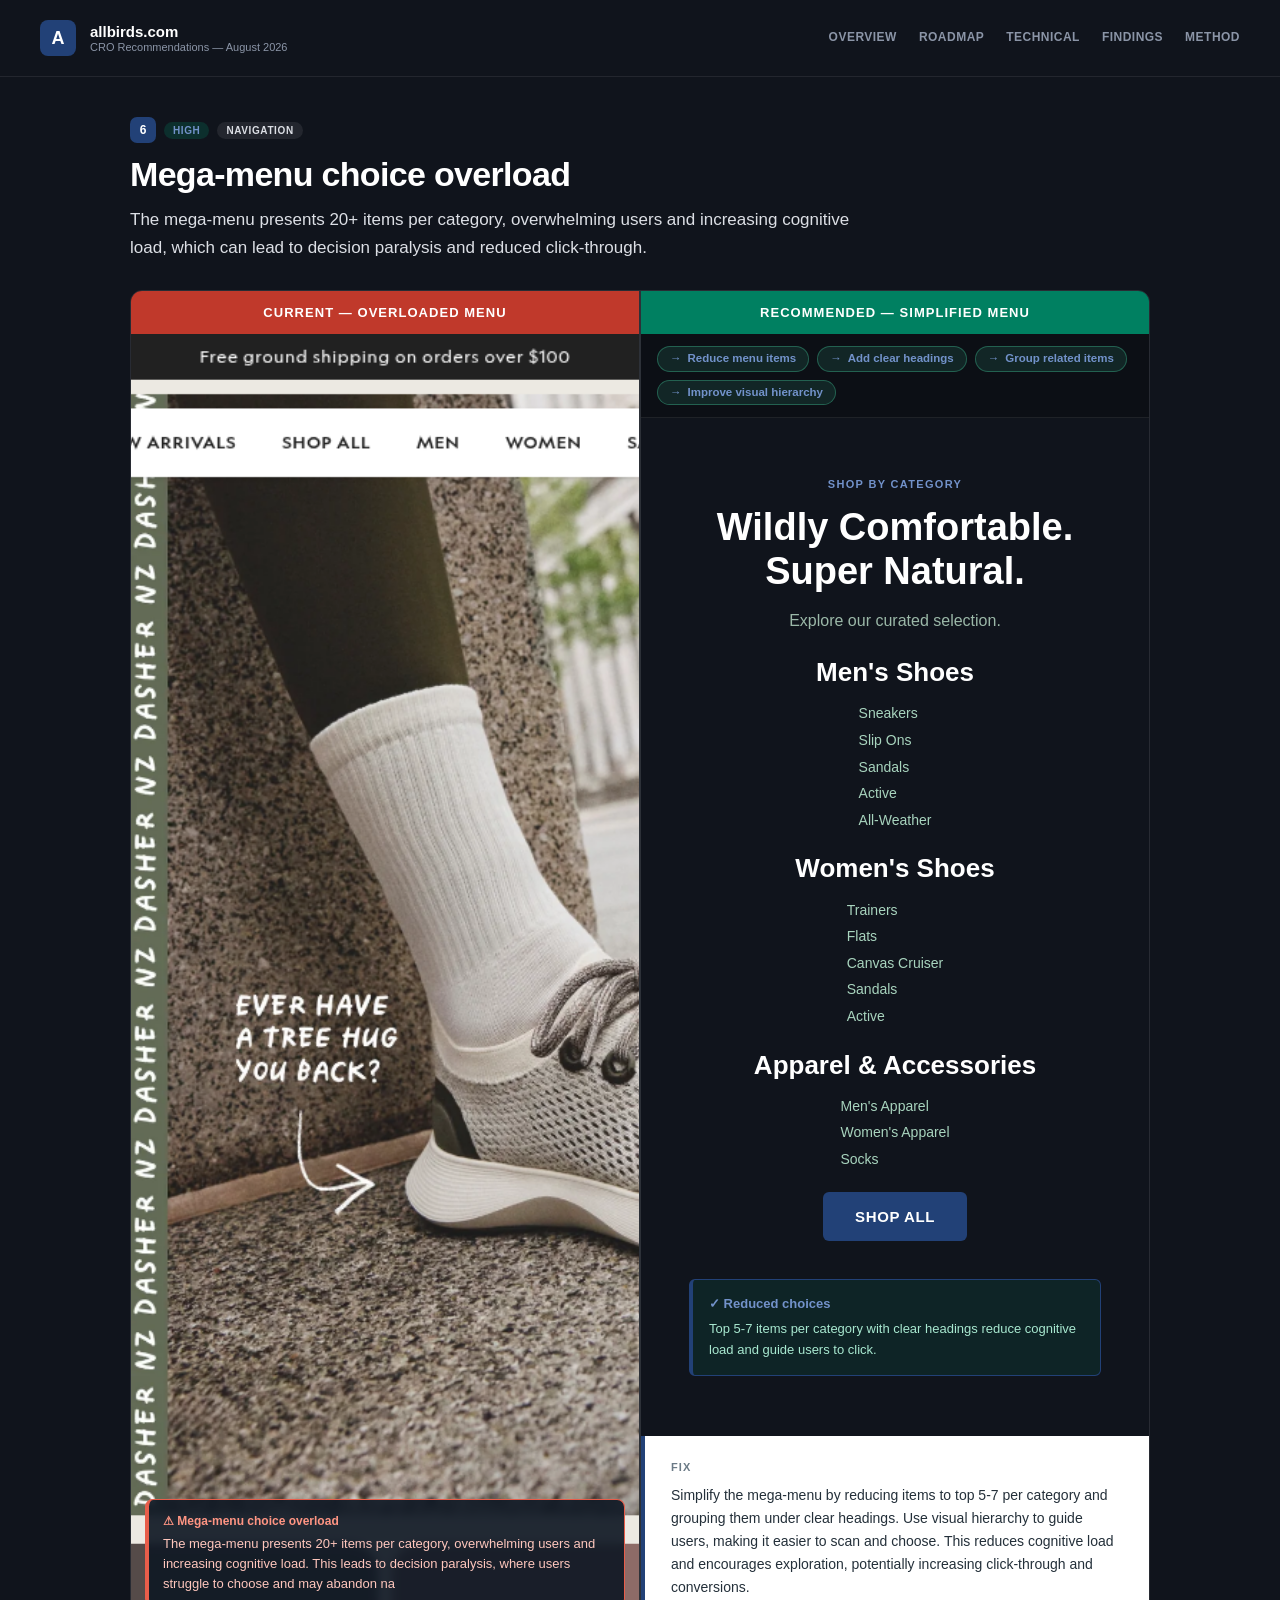
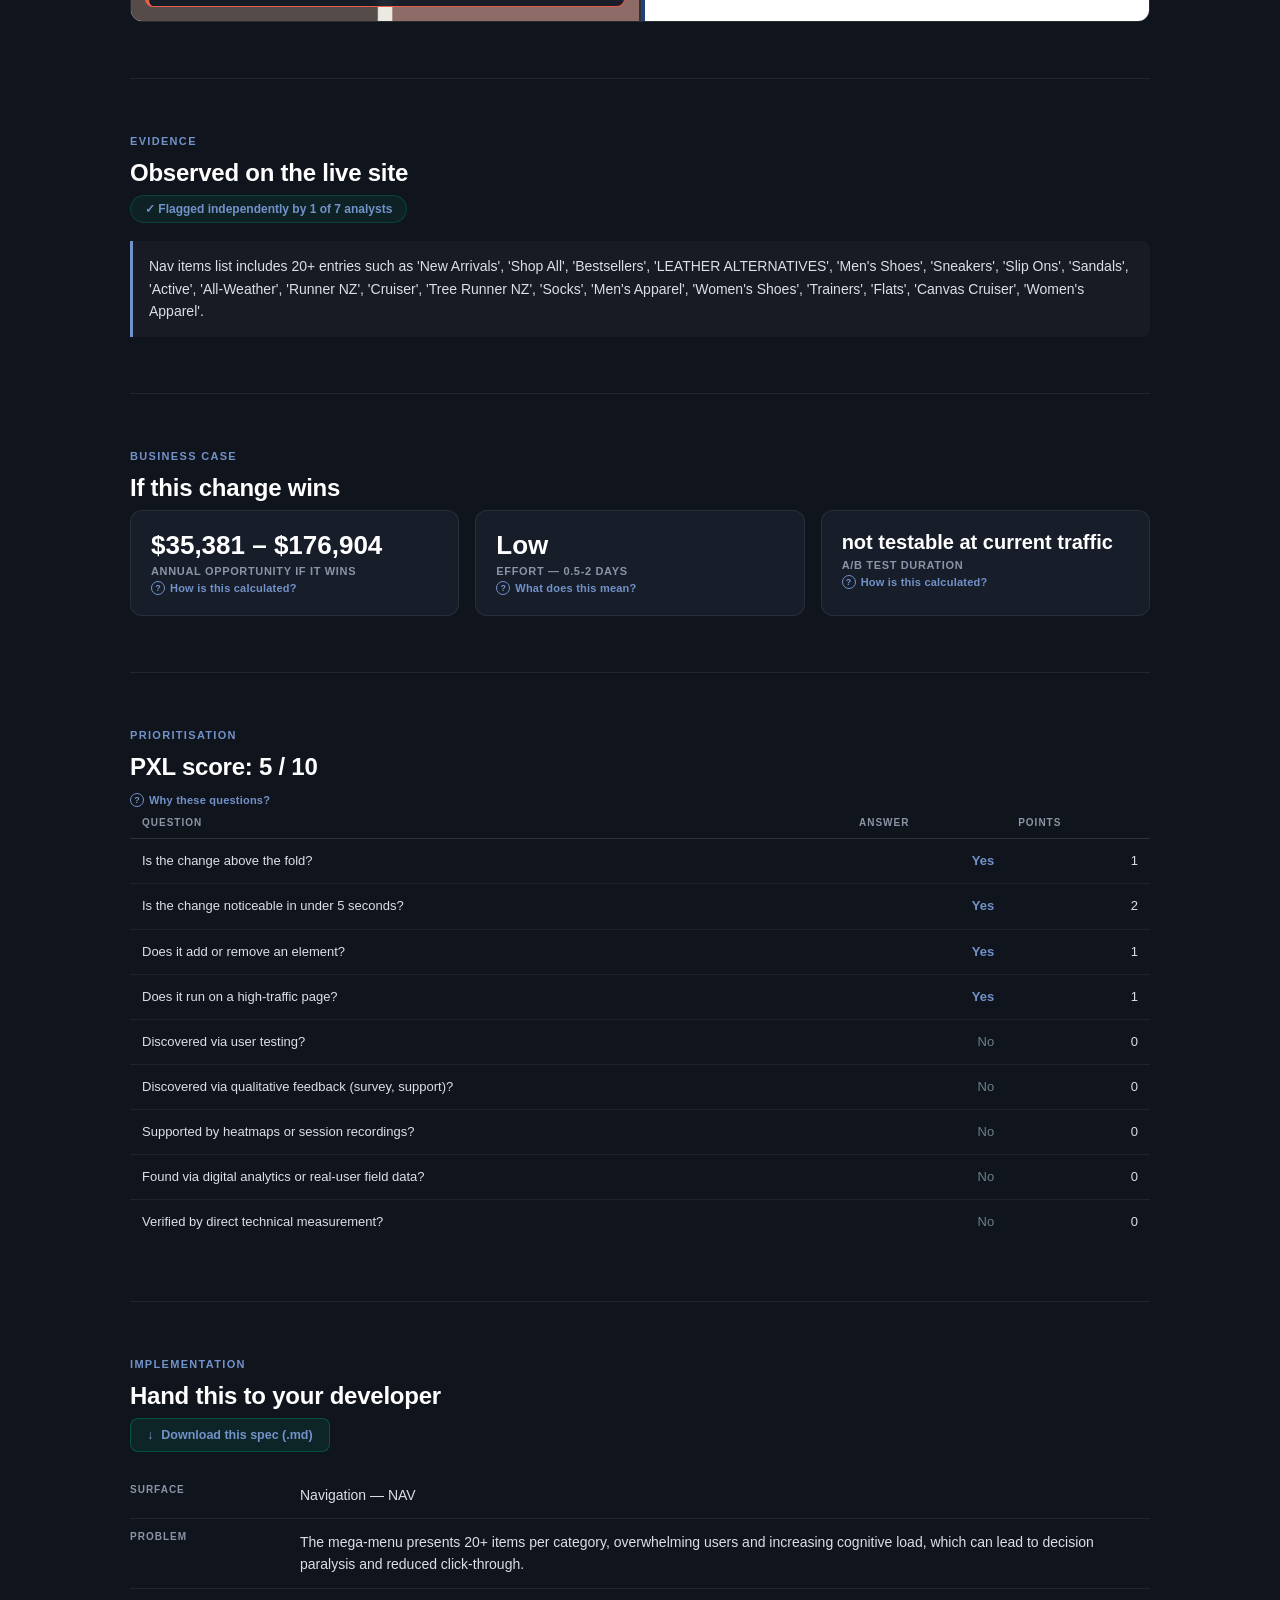
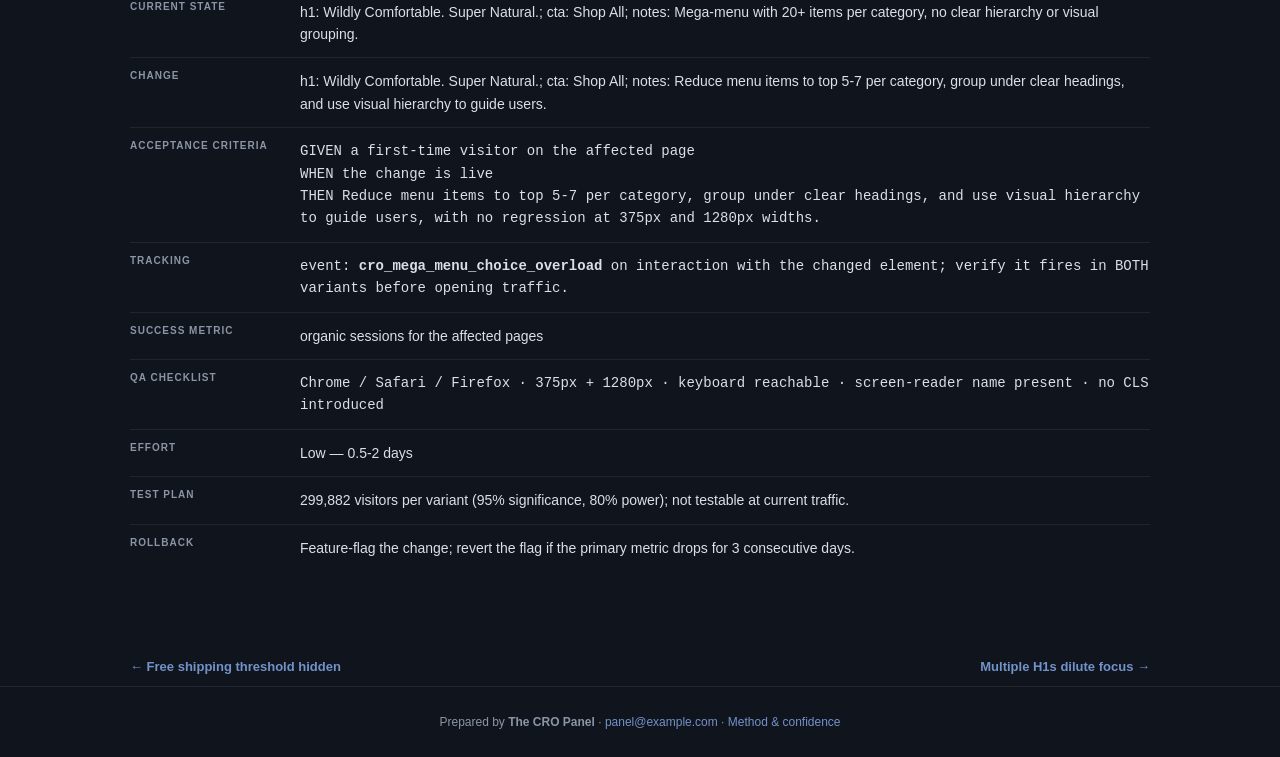
<file: finding_6_mega_menu_choice_overload.html>
<!doctype html>
<html lang="en">
<head>
<meta charset="utf-8">
<meta name="viewport" content="width=device-width, initial-scale=1.0">
<title>Mega-menu choice overload — allbirds.com</title>
<link rel="stylesheet" href="cro_system.css">
<style>:root{--green:#224177;--teal:#7292ca;--navy:#10141c;--mid:#171d29;--light:#212a3b;--muted:#8b95a7;--off:#dcdfe5;}</style></head>
<body>
<header>
  <a class="logo-area" href="index.html" style="text-decoration:none">
    <div class="logo-dot">A</div>
    <div>
      <div class="logo-text">allbirds.com</div>
      <div class="logo-sub">CRO Recommendations — August 2026</div>
    </div>
  </a>
  <nav class="nav"><a href="index.html">Overview</a><a href="roadmap.html">Roadmap</a><a href="technical.html">Technical</a><a href="appendix.html">Findings</a><a href="methodology.html">Method</a></nav>
</header>

<div class="wrap">
  <div class="finding-head">
    <div class="badge-row">
      <span class="rank-chip rank-high">6</span>
      <span class="badge badge-high">High</span>
      <span class="badge badge-effort">Navigation</span>
      
    </div>
    <h1>Mega-menu choice overload</h1>
    <p class="thesis">The mega-menu presents 20+ items per category, overwhelming users and increasing cognitive load, which can lead to decision paralysis and reduced click-through.</p>
  </div>
  
  <div class="section" style="padding-top:0;border-top:none">
    <div class="split">
      <div class="col">
        <div class="label-bar label-current">CURRENT — Overloaded menu</div>
        <div class="shotwrap"><img class="shot" src="shot_home.png" alt="Screenshot of the current page" loading="lazy"><div class="shot-tag"><strong>⚠ Mega-menu choice overload</strong>The mega-menu presents 20+ items per category, overwhelming users and increasing cognitive load. This leads to decision paralysis, where users struggle to choose and may abandon na</div></div>
      </div>
      <div class="divider"></div>
      <div class="col">
        <div class="label-bar label-recommended">RECOMMENDED — Simplified menu</div>
        <div class="diff-chips"><span class="chip">Reduce menu items</span><span class="chip">Add clear headings</span><span class="chip">Group related items</span><span class="chip">Improve visual hierarchy</span></div><div class="surface"><div class="eyebrow">Shop by Category</div><h1>Wildly Comfortable. Super Natural.</h1><p>Explore our curated selection.</p><h2>Men's Shoes</h2><ul><li>Sneakers</li><li>Slip Ons</li><li>Sandals</li><li>Active</li><li>All-Weather</li></ul><h2>Women's Shoes</h2><ul><li>Trainers</li><li>Flats</li><li>Canvas Cruiser</li><li>Sandals</li><li>Active</li></ul><h2>Apparel & Accessories</h2><ul><li>Men's Apparel</li><li>Women's Apparel</li><li>Socks</li></ul><span class="btn-primary">Shop All</span><div class="win-callout"><strong>✓ Reduced choices</strong>Top 5-7 items per category with clear headings reduce cognitive load and guide users to click.</div></div>
        <div class="annotation good"><strong>Fix</strong>Simplify the mega-menu by reducing items to top 5-7 per category and grouping them under clear headings. Use visual hierarchy to guide users, making it easier to scan and choose. This reduces cognitive load and encourages exploration, potentially increasing click-through and conversions.</div>
      </div>
    </div>
  </div>
  
<div class="section">
  <div class="eyebrow-label">Evidence</div>
  <h2 class="section-title">Observed on the live site </h2>
  <div class="agreement">✓ Flagged independently by 1 of 7 analysts</div>
  <ul class="evidence-list"><li>Nav items list includes 20+ entries such as &#x27;New Arrivals&#x27;, &#x27;Shop All&#x27;, &#x27;Bestsellers&#x27;, &#x27;LEATHER ALTERNATIVES&#x27;, &#x27;Men&#x27;s Shoes&#x27;, &#x27;Sneakers&#x27;, &#x27;Slip Ons&#x27;, &#x27;Sandals&#x27;, &#x27;Active&#x27;, &#x27;All-Weather&#x27;, &#x27;Runner NZ&#x27;, &#x27;Cruiser&#x27;, &#x27;Tree Runner NZ&#x27;, &#x27;Socks&#x27;, &#x27;Men&#x27;s Apparel&#x27;, &#x27;Women&#x27;s Shoes&#x27;, &#x27;Trainers&#x27;, &#x27;Flats&#x27;, &#x27;Canvas Cruiser&#x27;, &#x27;Women&#x27;s Apparel&#x27;.</li></ul>
</div>
  
<div class="section">
  <div class="eyebrow-label">Business case</div>
  <h2 class="section-title">If this change wins</h2>
  <div class="tiles" style="grid-template-columns:repeat(3,1fr)">
    <div class="tile">
      <div class="tval">$35,381 – $176,904</div>
      <div class="tlabel">annual opportunity if it wins</div>
      <button class="explain" data-m="size-6">How is this calculated?</button>
    </div>
    <div class="tile">
      <div class="tval">Low</div>
      <div class="tlabel">Effort — 0.5-2 days</div>
      <button class="explain" data-m="eff-6">What does this mean?</button>
    </div>
    <div class="tile">
      <div class="tval" style="font-size:20px">not testable at current traffic</div>
      <div class="tlabel">A/B test duration</div>
      <button class="explain" data-m="test-6">How is this calculated?</button>
    </div>
  </div>
</div>
  
<div class="section">
  <div class="eyebrow-label">Prioritisation</div>
  <h2 class="section-title">PXL score: 5 / 10</h2>
  <button class="explain" data-m="pxl-6">Why these questions?</button>
  <div class="tscroll"><table class="dtable">
    <thead><tr><th>Question</th><th class="num">Answer</th><th class="num">Points</th></tr></thead>
    <tbody><tr><td>Is the change above the fold?</td><td class="num yes">Yes</td><td class="num">1</td></tr><tr><td>Is the change noticeable in under 5 seconds?</td><td class="num yes">Yes</td><td class="num">2</td></tr><tr><td>Does it add or remove an element?</td><td class="num yes">Yes</td><td class="num">1</td></tr><tr><td>Does it run on a high-traffic page?</td><td class="num yes">Yes</td><td class="num">1</td></tr><tr><td>Discovered via user testing?</td><td class="num no">No</td><td class="num">0</td></tr><tr><td>Discovered via qualitative feedback (survey, support)?</td><td class="num no">No</td><td class="num">0</td></tr><tr><td>Supported by heatmaps or session recordings?</td><td class="num no">No</td><td class="num">0</td></tr><tr><td>Found via digital analytics or real-user field data?</td><td class="num no">No</td><td class="num">0</td></tr><tr><td>Verified by direct technical measurement?</td><td class="num no">No</td><td class="num">0</td></tr></tbody>
  </table></div>
</div>
  
<div class="section">
  <div class="eyebrow-label">Implementation</div>
  <h2 class="section-title">Hand this to your developer</h2>
  <div class="dl-row" style="margin:0 0 20px">
    <a class="btn-dl" href="dev_spec_6_mega_menu_choice_overload.md" download>Download this spec (.md)</a>
  </div>
  <dl class="spec">
    <dt>Surface</dt><dd>Navigation — NAV</dd>
    <dt>Problem</dt><dd>The mega-menu presents 20+ items per category, overwhelming users and increasing cognitive load, which can lead to decision paralysis and reduced click-through.</dd>
    <dt>Current state</dt><dd>h1: Wildly Comfortable. Super Natural.; cta: Shop All; notes: Mega-menu with 20+ items per category, no clear hierarchy or visual grouping.</dd>
    <dt>Change</dt><dd>h1: Wildly Comfortable. Super Natural.; cta: Shop All; notes: Reduce menu items to top 5-7 per category, group under clear headings, and use visual hierarchy to guide users.</dd>
    <dt>Acceptance criteria</dt><dd class="mono">GIVEN a first-time visitor on the affected page<br>
      WHEN the change is live<br>
      THEN Reduce menu items to top 5-7 per category, group under clear headings, and use visual hierarchy to guide users,
      with no regression at 375px and 1280px widths.</dd>
    <dt>Tracking</dt><dd class="mono">event: <strong>cro_mega_menu_choice_overload</strong> on interaction with the
      changed element; verify it fires in BOTH variants before opening traffic.</dd>
    <dt>Success metric</dt><dd>organic sessions for the affected pages</dd>
    <dt>QA checklist</dt><dd class="mono">Chrome / Safari / Firefox · 375px + 1280px ·
      keyboard reachable · screen-reader name present · no CLS introduced</dd>
    <dt>Effort</dt><dd>Low —
      0.5-2 days</dd>
    <dt>Test plan</dt><dd>299,882 visitors per variant
      (95% significance, 80% power);
      not testable at current traffic.</dd>
    <dt>Rollback</dt><dd>Feature-flag the change; revert the flag if the primary metric
      drops for 3 consecutive days.</dd>
  </dl>
</div>
  <div class="pager"><a href="finding_5_free_shipping_threshold_hidden.html">← Free shipping threshold hidden</a><a href="finding_7_multiple_h1s_dilute_focus.html">Multiple H1s dilute focus →</a></div>
</div>
<div class="footer">
  Prepared by <strong>The CRO Panel</strong> · <a href="mailto:panel@example.com">panel@example.com</a> · <a href="methodology.html">Method &amp; confidence</a>
</div>
<div class="modal-overlay" id="modal-root"><div class="modal-box"></div></div>
<template id="m-size-6"><h3>How this range is calculated</h3><p>Result: <strong>$35,381 – $176,904 / yr</strong></p><div class="formula">annual visits × baseline conversion × relative lift × order value
= 2,160,000 annual visits x 2.10% conversion x 1.0-5.0% relative lift x $78 order value</div><p>The 1.0–5.0% relative-lift band is an assumption bounded by severity (High), not a prediction.</p><p><strong>Why the range is conservative:</strong> Across 127,000 experiments, 12% produced a statistically significant improvement on the primary metric; a healthy programme win rate is 10-30%. Winning tests also overstate their true effect, so treat this as the prize if the change works — never expected revenue.</p></template><template id="m-eff-6"><h3>How effort is estimated</h3><table><tr><th>Bracket</th><th>Days</th><th>Typical scope</th></tr><tr><td>Low</td><td class='num'>0.5–2</td><td>copy, colour, labels, image swaps</td></tr><tr><td>Medium</td><td class='num'>2–5</td><td>layout shifts, form changes, new modules</td></tr><tr><td>High</td><td class='num'>5+</td><td>personalisation, funnel work, integrations</td></tr></table><p>Assigned by matching the recommended change against these scopes; the estimate is a bracket, not a quote.</p></template><template id="m-test-6"><h3>Sample size math</h3><p>Two-proportion z-test, the standard pre-test sample-size calculation:</p><div class="formula">n = [z&#8320;.&#8320;&#8322;&#8325;·√(2·p̄·(1−p̄)) + z&#8320;.&#8322;&#8320;·√(p₁(1−p₁)+p₂(1−p₂))]² / (p₁−p₂)²</div><table><tr><td>Baseline conversion</td><td class='num'>2.1%</td></tr><tr><td>Significance / power</td><td class='num'>95% / 80%</td></tr><tr><td>Sample per variant, 5.0% lift</td><td class='num'>299,882</td></tr><tr><td>Sample per variant, 1.0% lift</td><td class='num'>7,353,946</td></tr></table><p>Halving the minimum detectable effect roughly quadruples the sample required, which is why the conservative figure is so much larger.</p></template><template id="m-pxl-6"><h3>What PXL is</h3><p>PXL is CXL's prioritisation framework: binary questions instead of subjective 1–10 guesses, weighted toward evidence.</p><p>Findings discovered by inspection score zero on all four evidence questions — that is the honest signal, not a defect. Findings verified by direct measurement earn the extension point and, where real-user field data is involved, the analytics point.</p><p>The full rubric is on the <a href="methodology.html" style="color:var(--teal)">method page</a>.</p></template><script>
(function(){
  var root=document.getElementById('modal-root');
  function close(){root.classList.remove('open');}
  document.addEventListener('click',function(e){
    var b=e.target.closest('[data-m]');
    if(b){var t=document.getElementById('m-'+b.getAttribute('data-m'));
      if(t){root.querySelector('.modal-box').innerHTML=
        '<button class="modal-close" aria-label="Close">\u00d7</button>'+t.innerHTML;
        root.classList.add('open');}return;}
    if(e.target.closest('.modal-close')||e.target===root)close();
  });
  document.addEventListener('keydown',function(e){if(e.key==='Escape')close();});
  function scale(){
    document.querySelectorAll('.card-preview .preview-inner').forEach(function(el){
      var w=el.parentElement.clientWidth;if(!w)return;
      var s=w/1280;el.style.transform='scale('+s+')';
      el.parentElement.style.height=Math.round(514*s)+'px';});
  }
  scale();window.addEventListener('resize',scale);
})();
</script>
</body>
</html>
</file>
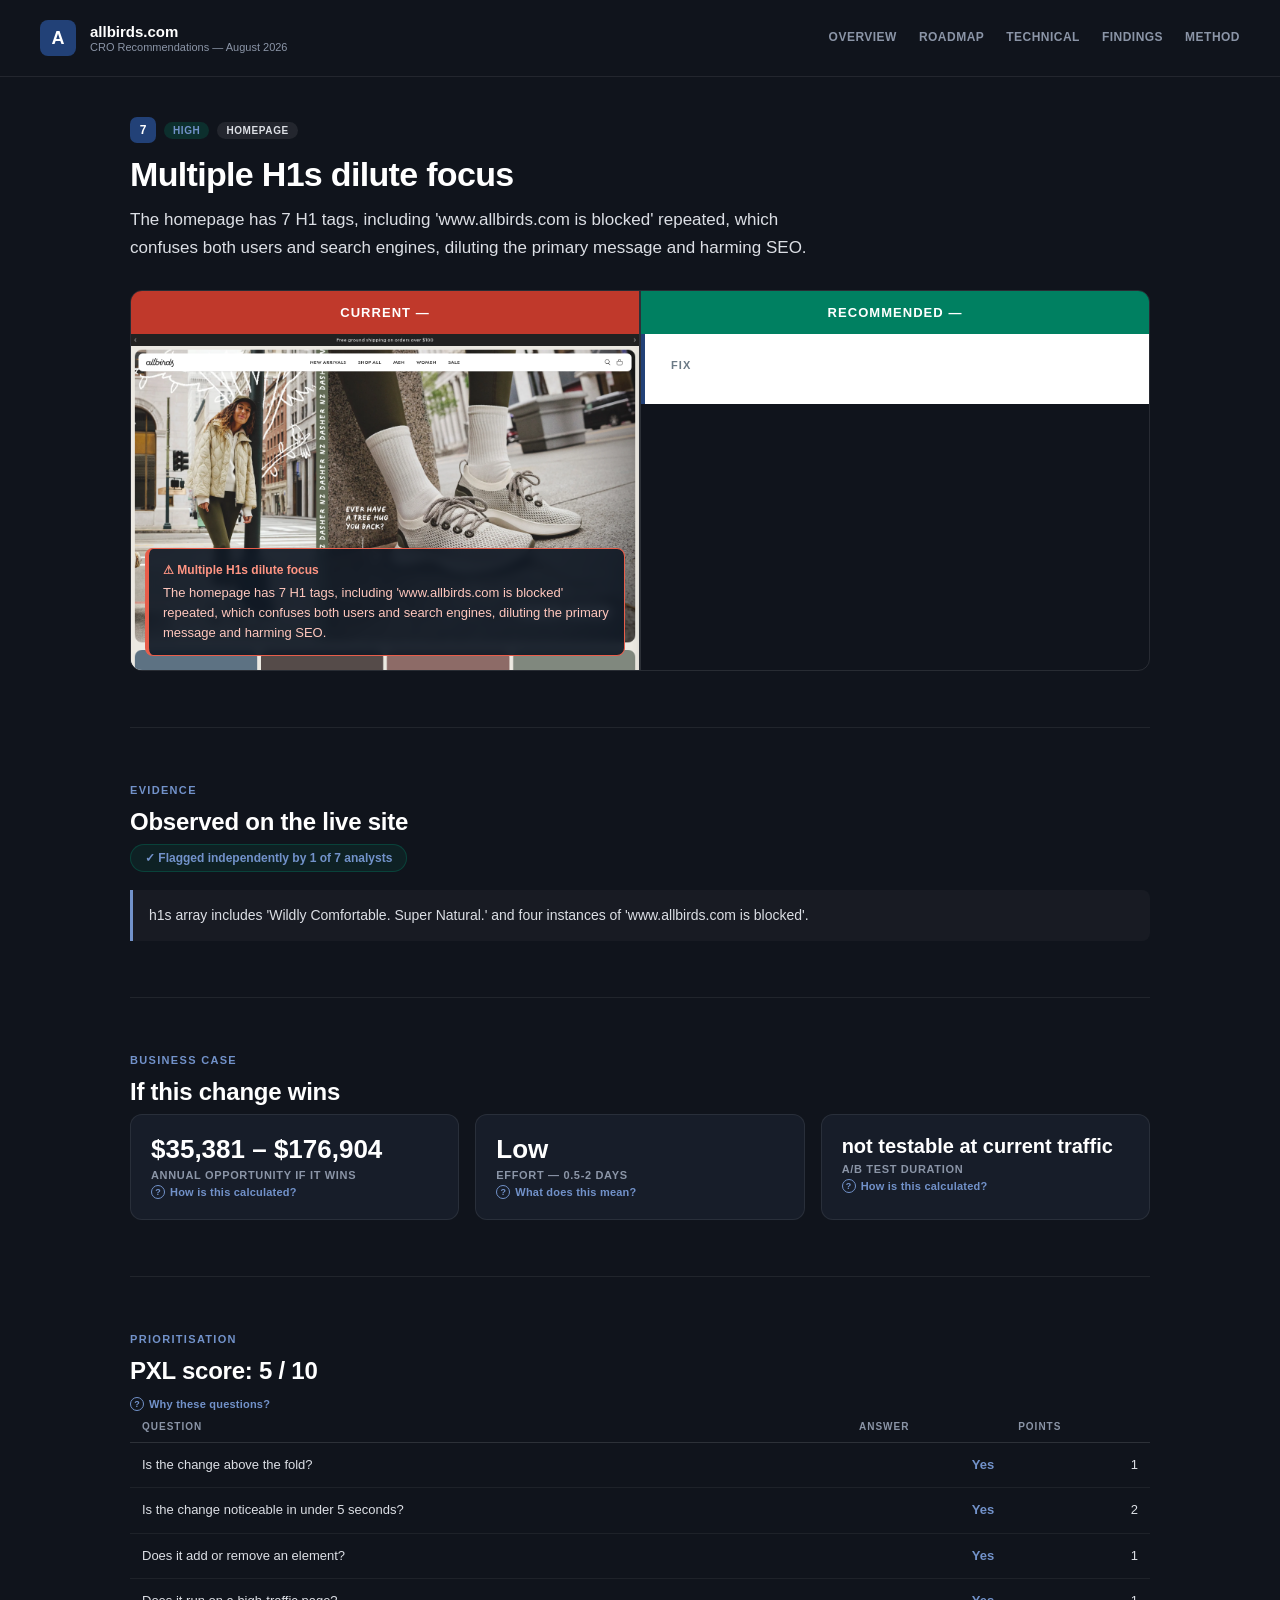
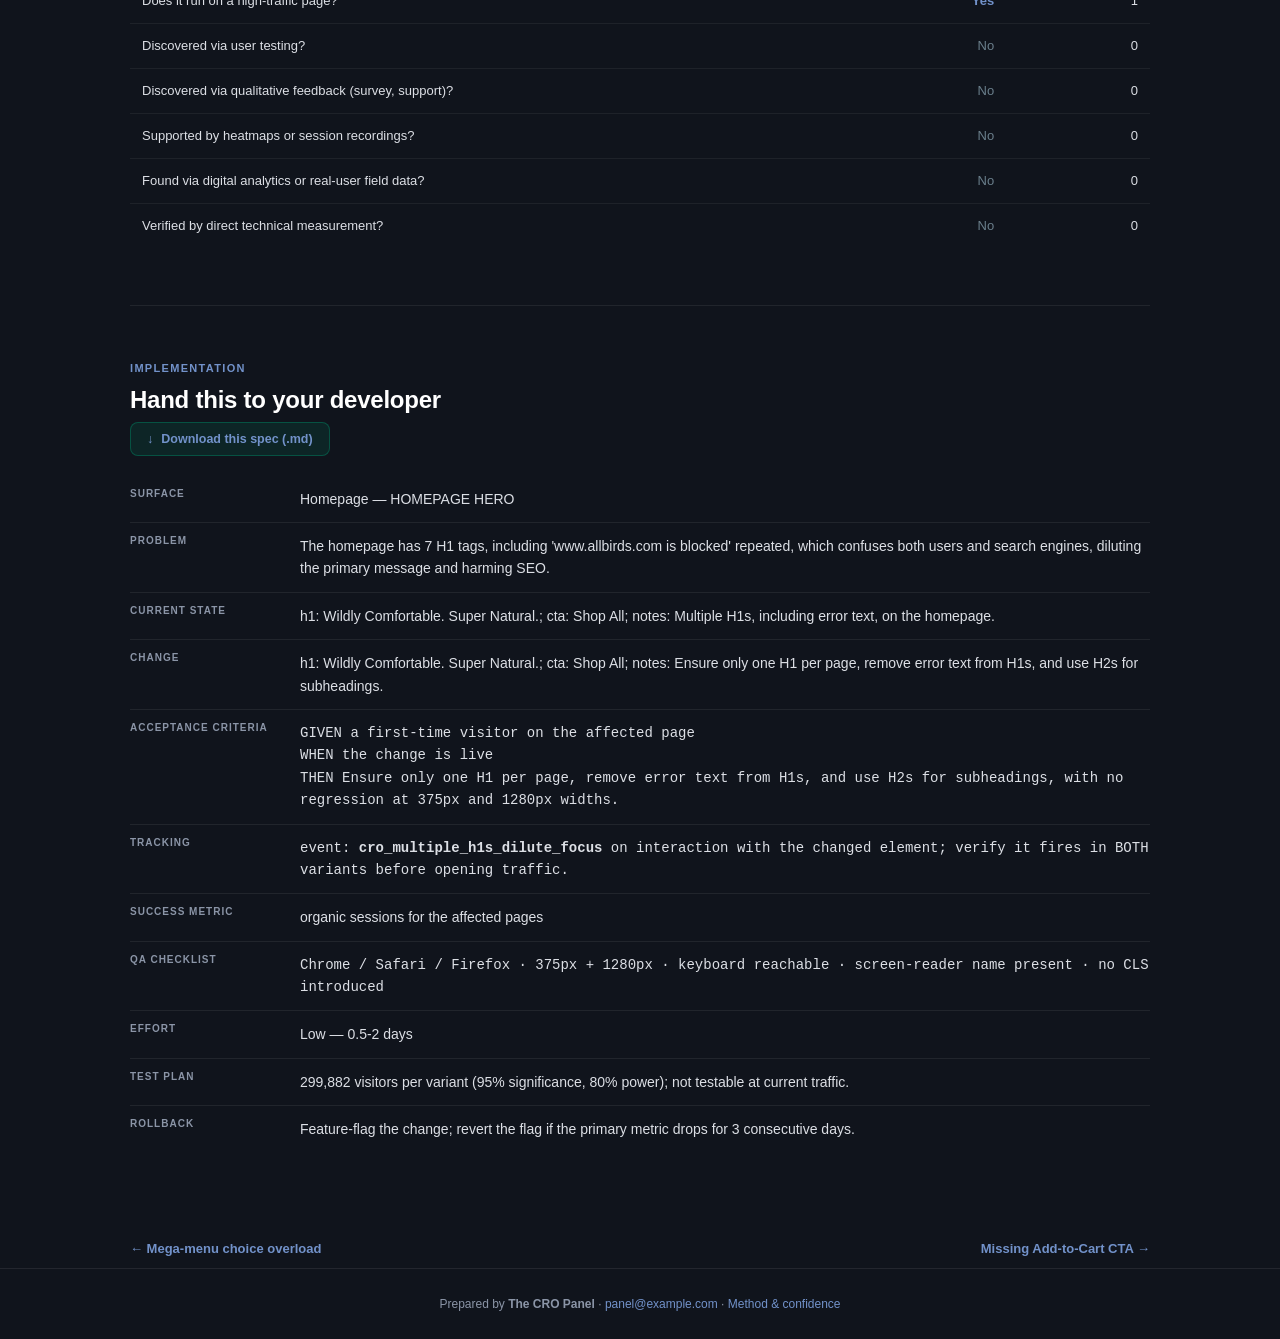
<file: finding_7_multiple_h1s_dilute_focus.html>
<!doctype html>
<html lang="en">
<head>
<meta charset="utf-8">
<meta name="viewport" content="width=device-width, initial-scale=1.0">
<title>Multiple H1s dilute focus — allbirds.com</title>
<link rel="stylesheet" href="cro_system.css">
<style>:root{--green:#224177;--teal:#7292ca;--navy:#10141c;--mid:#171d29;--light:#212a3b;--muted:#8b95a7;--off:#dcdfe5;}</style></head>
<body>
<header>
  <a class="logo-area" href="index.html" style="text-decoration:none">
    <div class="logo-dot">A</div>
    <div>
      <div class="logo-text">allbirds.com</div>
      <div class="logo-sub">CRO Recommendations — August 2026</div>
    </div>
  </a>
  <nav class="nav"><a href="index.html">Overview</a><a href="roadmap.html">Roadmap</a><a href="technical.html">Technical</a><a href="appendix.html">Findings</a><a href="methodology.html">Method</a></nav>
</header>

<div class="wrap">
  <div class="finding-head">
    <div class="badge-row">
      <span class="rank-chip rank-high">7</span>
      <span class="badge badge-high">High</span>
      <span class="badge badge-effort">Homepage</span>
      
    </div>
    <h1>Multiple H1s dilute focus</h1>
    <p class="thesis">The homepage has 7 H1 tags, including &#x27;www.allbirds.com is blocked&#x27; repeated, which confuses both users and search engines, diluting the primary message and harming SEO.</p>
  </div>
  
  <div class="section" style="padding-top:0;border-top:none">
    <div class="split">
      <div class="col">
        <div class="label-bar label-current">CURRENT — </div>
        <div class="shotwrap"><img class="shot" src="shot_home.png" alt="Screenshot of the current page" loading="lazy"><div class="shot-tag"><strong>⚠ Multiple H1s dilute focus</strong>The homepage has 7 H1 tags, including &#x27;www.allbirds.com is blocked&#x27; repeated, which confuses both users and search engines, diluting the primary message and harming SEO.</div></div>
      </div>
      <div class="divider"></div>
      <div class="col">
        <div class="label-bar label-recommended">RECOMMENDED — </div>
        
        <div class="annotation good"><strong>Fix</strong></div>
      </div>
    </div>
  </div>
  
<div class="section">
  <div class="eyebrow-label">Evidence</div>
  <h2 class="section-title">Observed on the live site </h2>
  <div class="agreement">✓ Flagged independently by 1 of 7 analysts</div>
  <ul class="evidence-list"><li>h1s array includes &#x27;Wildly Comfortable. Super Natural.&#x27; and four instances of &#x27;www.allbirds.com is blocked&#x27;.</li></ul>
</div>
  
<div class="section">
  <div class="eyebrow-label">Business case</div>
  <h2 class="section-title">If this change wins</h2>
  <div class="tiles" style="grid-template-columns:repeat(3,1fr)">
    <div class="tile">
      <div class="tval">$35,381 – $176,904</div>
      <div class="tlabel">annual opportunity if it wins</div>
      <button class="explain" data-m="size-7">How is this calculated?</button>
    </div>
    <div class="tile">
      <div class="tval">Low</div>
      <div class="tlabel">Effort — 0.5-2 days</div>
      <button class="explain" data-m="eff-7">What does this mean?</button>
    </div>
    <div class="tile">
      <div class="tval" style="font-size:20px">not testable at current traffic</div>
      <div class="tlabel">A/B test duration</div>
      <button class="explain" data-m="test-7">How is this calculated?</button>
    </div>
  </div>
</div>
  
<div class="section">
  <div class="eyebrow-label">Prioritisation</div>
  <h2 class="section-title">PXL score: 5 / 10</h2>
  <button class="explain" data-m="pxl-7">Why these questions?</button>
  <div class="tscroll"><table class="dtable">
    <thead><tr><th>Question</th><th class="num">Answer</th><th class="num">Points</th></tr></thead>
    <tbody><tr><td>Is the change above the fold?</td><td class="num yes">Yes</td><td class="num">1</td></tr><tr><td>Is the change noticeable in under 5 seconds?</td><td class="num yes">Yes</td><td class="num">2</td></tr><tr><td>Does it add or remove an element?</td><td class="num yes">Yes</td><td class="num">1</td></tr><tr><td>Does it run on a high-traffic page?</td><td class="num yes">Yes</td><td class="num">1</td></tr><tr><td>Discovered via user testing?</td><td class="num no">No</td><td class="num">0</td></tr><tr><td>Discovered via qualitative feedback (survey, support)?</td><td class="num no">No</td><td class="num">0</td></tr><tr><td>Supported by heatmaps or session recordings?</td><td class="num no">No</td><td class="num">0</td></tr><tr><td>Found via digital analytics or real-user field data?</td><td class="num no">No</td><td class="num">0</td></tr><tr><td>Verified by direct technical measurement?</td><td class="num no">No</td><td class="num">0</td></tr></tbody>
  </table></div>
</div>
  
<div class="section">
  <div class="eyebrow-label">Implementation</div>
  <h2 class="section-title">Hand this to your developer</h2>
  <div class="dl-row" style="margin:0 0 20px">
    <a class="btn-dl" href="dev_spec_7_multiple_h1s_dilute_focus.md" download>Download this spec (.md)</a>
  </div>
  <dl class="spec">
    <dt>Surface</dt><dd>Homepage — HOMEPAGE HERO</dd>
    <dt>Problem</dt><dd>The homepage has 7 H1 tags, including &#x27;www.allbirds.com is blocked&#x27; repeated, which confuses both users and search engines, diluting the primary message and harming SEO.</dd>
    <dt>Current state</dt><dd>h1: Wildly Comfortable. Super Natural.; cta: Shop All; notes: Multiple H1s, including error text, on the homepage.</dd>
    <dt>Change</dt><dd>h1: Wildly Comfortable. Super Natural.; cta: Shop All; notes: Ensure only one H1 per page, remove error text from H1s, and use H2s for subheadings.</dd>
    <dt>Acceptance criteria</dt><dd class="mono">GIVEN a first-time visitor on the affected page<br>
      WHEN the change is live<br>
      THEN Ensure only one H1 per page, remove error text from H1s, and use H2s for subheadings,
      with no regression at 375px and 1280px widths.</dd>
    <dt>Tracking</dt><dd class="mono">event: <strong>cro_multiple_h1s_dilute_focus</strong> on interaction with the
      changed element; verify it fires in BOTH variants before opening traffic.</dd>
    <dt>Success metric</dt><dd>organic sessions for the affected pages</dd>
    <dt>QA checklist</dt><dd class="mono">Chrome / Safari / Firefox · 375px + 1280px ·
      keyboard reachable · screen-reader name present · no CLS introduced</dd>
    <dt>Effort</dt><dd>Low —
      0.5-2 days</dd>
    <dt>Test plan</dt><dd>299,882 visitors per variant
      (95% significance, 80% power);
      not testable at current traffic.</dd>
    <dt>Rollback</dt><dd>Feature-flag the change; revert the flag if the primary metric
      drops for 3 consecutive days.</dd>
  </dl>
</div>
  <div class="pager"><a href="finding_6_mega_menu_choice_overload.html">← Mega-menu choice overload</a><a href="finding_8_missing_add_to_cart_cta.html">Missing Add-to-Cart CTA →</a></div>
</div>
<div class="footer">
  Prepared by <strong>The CRO Panel</strong> · <a href="mailto:panel@example.com">panel@example.com</a> · <a href="methodology.html">Method &amp; confidence</a>
</div>
<div class="modal-overlay" id="modal-root"><div class="modal-box"></div></div>
<template id="m-size-7"><h3>How this range is calculated</h3><p>Result: <strong>$35,381 – $176,904 / yr</strong></p><div class="formula">annual visits × baseline conversion × relative lift × order value
= 2,160,000 annual visits x 2.10% conversion x 1.0-5.0% relative lift x $78 order value</div><p>The 1.0–5.0% relative-lift band is an assumption bounded by severity (High), not a prediction.</p><p><strong>Why the range is conservative:</strong> Across 127,000 experiments, 12% produced a statistically significant improvement on the primary metric; a healthy programme win rate is 10-30%. Winning tests also overstate their true effect, so treat this as the prize if the change works — never expected revenue.</p></template><template id="m-eff-7"><h3>How effort is estimated</h3><table><tr><th>Bracket</th><th>Days</th><th>Typical scope</th></tr><tr><td>Low</td><td class='num'>0.5–2</td><td>copy, colour, labels, image swaps</td></tr><tr><td>Medium</td><td class='num'>2–5</td><td>layout shifts, form changes, new modules</td></tr><tr><td>High</td><td class='num'>5+</td><td>personalisation, funnel work, integrations</td></tr></table><p>Assigned by matching the recommended change against these scopes; the estimate is a bracket, not a quote.</p></template><template id="m-test-7"><h3>Sample size math</h3><p>Two-proportion z-test, the standard pre-test sample-size calculation:</p><div class="formula">n = [z&#8320;.&#8320;&#8322;&#8325;·√(2·p̄·(1−p̄)) + z&#8320;.&#8322;&#8320;·√(p₁(1−p₁)+p₂(1−p₂))]² / (p₁−p₂)²</div><table><tr><td>Baseline conversion</td><td class='num'>2.1%</td></tr><tr><td>Significance / power</td><td class='num'>95% / 80%</td></tr><tr><td>Sample per variant, 5.0% lift</td><td class='num'>299,882</td></tr><tr><td>Sample per variant, 1.0% lift</td><td class='num'>7,353,946</td></tr></table><p>Halving the minimum detectable effect roughly quadruples the sample required, which is why the conservative figure is so much larger.</p></template><template id="m-pxl-7"><h3>What PXL is</h3><p>PXL is CXL's prioritisation framework: binary questions instead of subjective 1–10 guesses, weighted toward evidence.</p><p>Findings discovered by inspection score zero on all four evidence questions — that is the honest signal, not a defect. Findings verified by direct measurement earn the extension point and, where real-user field data is involved, the analytics point.</p><p>The full rubric is on the <a href="methodology.html" style="color:var(--teal)">method page</a>.</p></template><script>
(function(){
  var root=document.getElementById('modal-root');
  function close(){root.classList.remove('open');}
  document.addEventListener('click',function(e){
    var b=e.target.closest('[data-m]');
    if(b){var t=document.getElementById('m-'+b.getAttribute('data-m'));
      if(t){root.querySelector('.modal-box').innerHTML=
        '<button class="modal-close" aria-label="Close">\u00d7</button>'+t.innerHTML;
        root.classList.add('open');}return;}
    if(e.target.closest('.modal-close')||e.target===root)close();
  });
  document.addEventListener('keydown',function(e){if(e.key==='Escape')close();});
  function scale(){
    document.querySelectorAll('.card-preview .preview-inner').forEach(function(el){
      var w=el.parentElement.clientWidth;if(!w)return;
      var s=w/1280;el.style.transform='scale('+s+')';
      el.parentElement.style.height=Math.round(514*s)+'px';});
  }
  scale();window.addEventListener('resize',scale);
})();
</script>
</body>
</html>
</file>
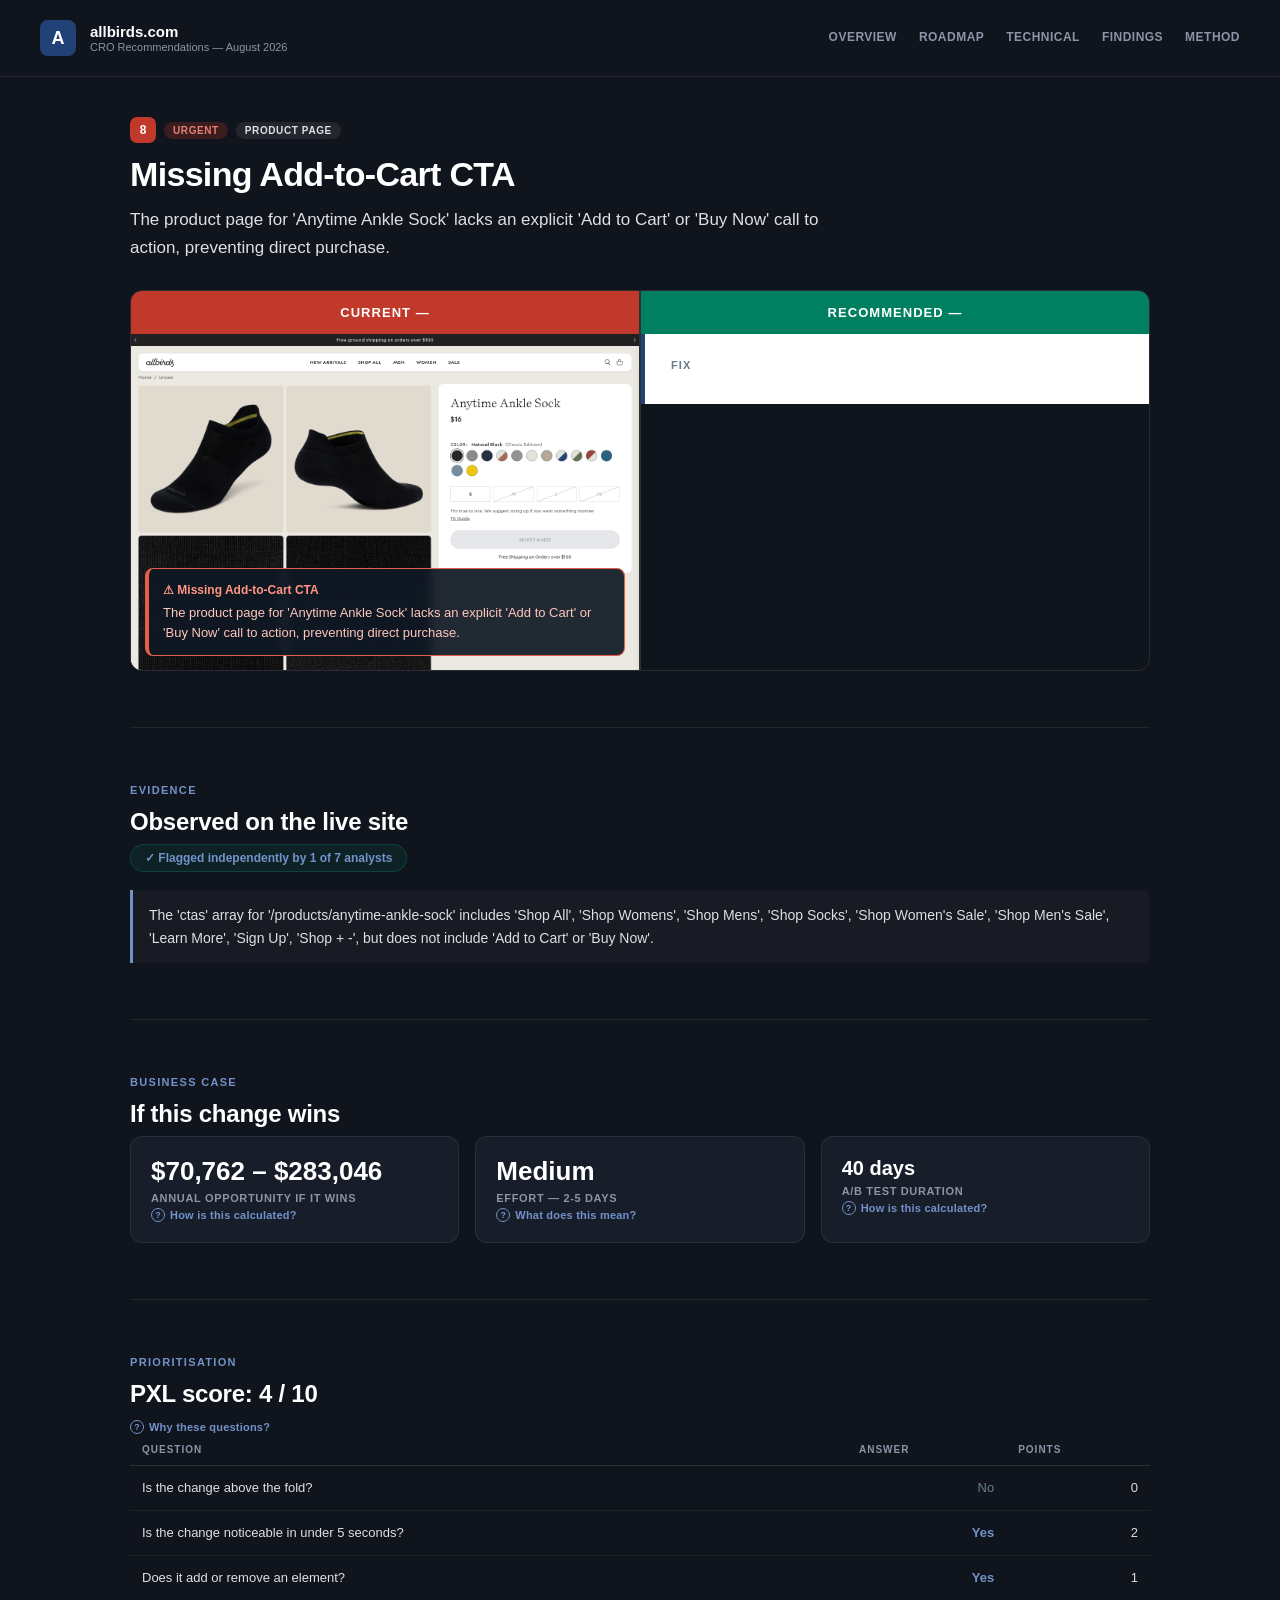
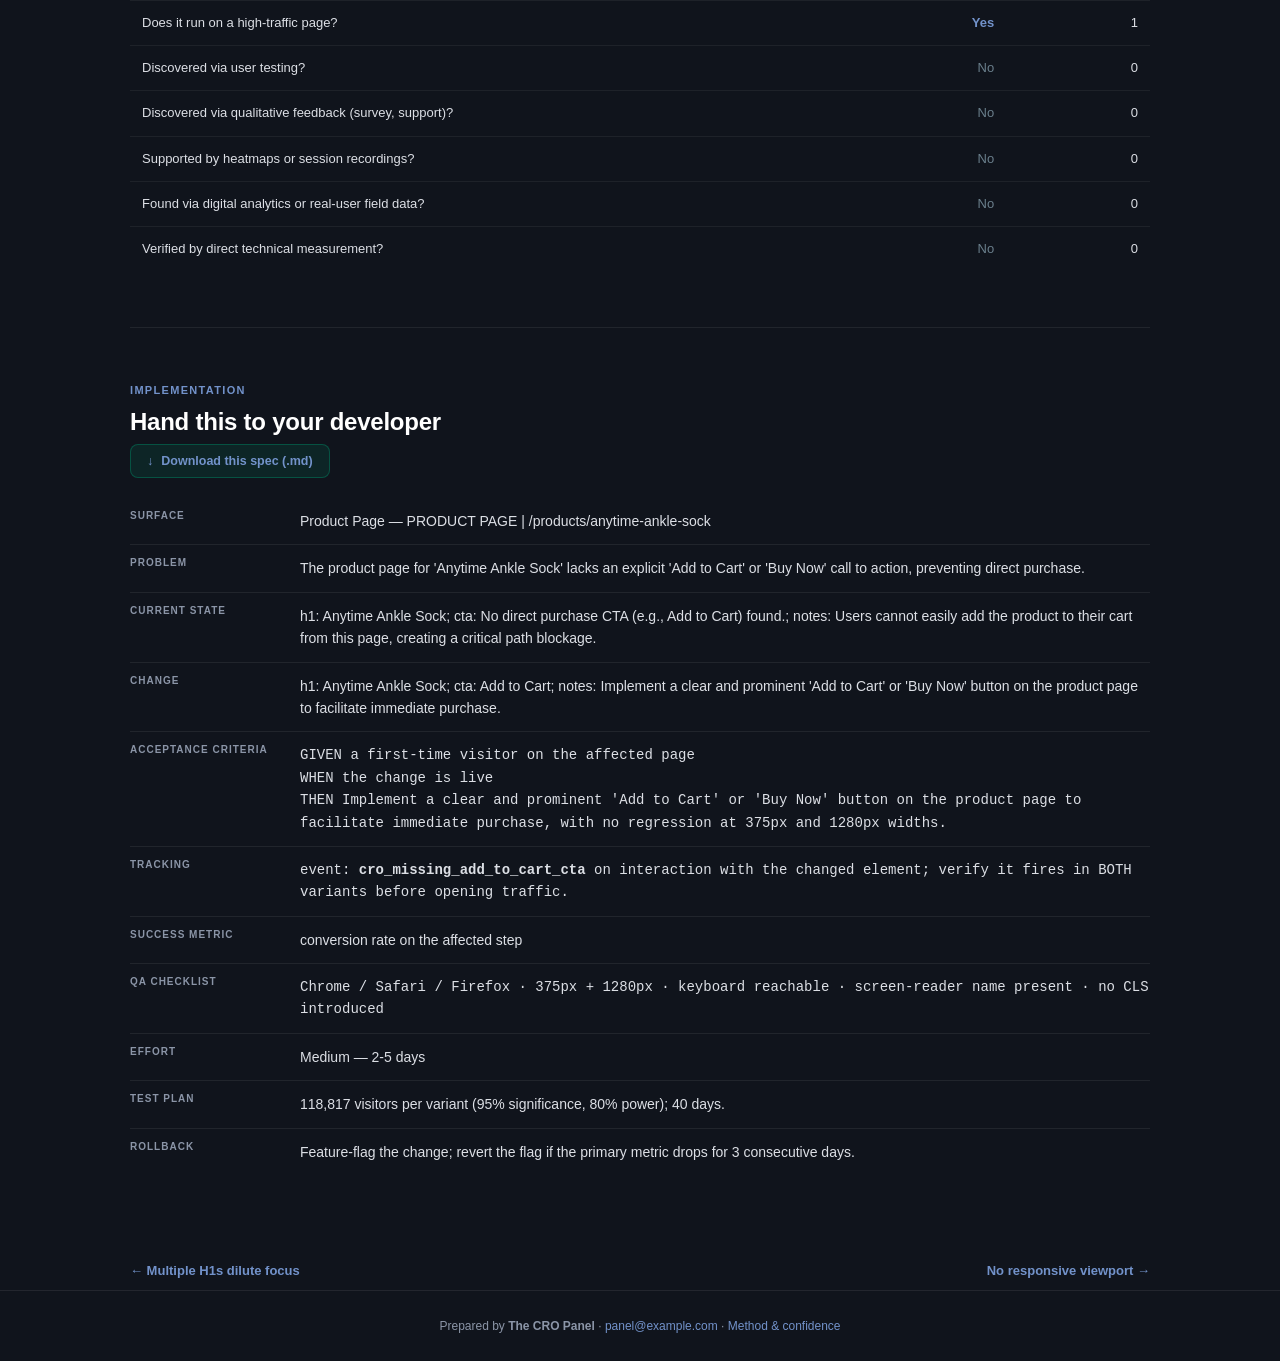
<file: finding_8_missing_add_to_cart_cta.html>
<!doctype html>
<html lang="en">
<head>
<meta charset="utf-8">
<meta name="viewport" content="width=device-width, initial-scale=1.0">
<title>Missing Add-to-Cart CTA — allbirds.com</title>
<link rel="stylesheet" href="cro_system.css">
<style>:root{--green:#224177;--teal:#7292ca;--navy:#10141c;--mid:#171d29;--light:#212a3b;--muted:#8b95a7;--off:#dcdfe5;}</style></head>
<body>
<header>
  <a class="logo-area" href="index.html" style="text-decoration:none">
    <div class="logo-dot">A</div>
    <div>
      <div class="logo-text">allbirds.com</div>
      <div class="logo-sub">CRO Recommendations — August 2026</div>
    </div>
  </a>
  <nav class="nav"><a href="index.html">Overview</a><a href="roadmap.html">Roadmap</a><a href="technical.html">Technical</a><a href="appendix.html">Findings</a><a href="methodology.html">Method</a></nav>
</header>

<div class="wrap">
  <div class="finding-head">
    <div class="badge-row">
      <span class="rank-chip rank-urgent">8</span>
      <span class="badge badge-urgent">Urgent</span>
      <span class="badge badge-effort">Product Page</span>
      
    </div>
    <h1>Missing Add-to-Cart CTA</h1>
    <p class="thesis">The product page for &#x27;Anytime Ankle Sock&#x27; lacks an explicit &#x27;Add to Cart&#x27; or &#x27;Buy Now&#x27; call to action, preventing direct purchase.</p>
  </div>
  
  <div class="section" style="padding-top:0;border-top:none">
    <div class="split">
      <div class="col">
        <div class="label-bar label-current">CURRENT — </div>
        <div class="shotwrap"><img class="shot" src="shot_products_anytime_ankle_sock.png" alt="Screenshot of the current page" loading="lazy"><div class="shot-tag"><strong>⚠ Missing Add-to-Cart CTA</strong>The product page for &#x27;Anytime Ankle Sock&#x27; lacks an explicit &#x27;Add to Cart&#x27; or &#x27;Buy Now&#x27; call to action, preventing direct purchase.</div></div>
      </div>
      <div class="divider"></div>
      <div class="col">
        <div class="label-bar label-recommended">RECOMMENDED — </div>
        
        <div class="annotation good"><strong>Fix</strong></div>
      </div>
    </div>
  </div>
  
<div class="section">
  <div class="eyebrow-label">Evidence</div>
  <h2 class="section-title">Observed on the live site </h2>
  <div class="agreement">✓ Flagged independently by 1 of 7 analysts</div>
  <ul class="evidence-list"><li>The &#x27;ctas&#x27; array for &#x27;/products/anytime-ankle-sock&#x27; includes &#x27;Shop All&#x27;, &#x27;Shop Womens&#x27;, &#x27;Shop Mens&#x27;, &#x27;Shop Socks&#x27;, &#x27;Shop Women&#x27;s Sale&#x27;, &#x27;Shop Men&#x27;s Sale&#x27;, &#x27;Learn More&#x27;, &#x27;Sign Up&#x27;, &#x27;Shop + -&#x27;, but does not include &#x27;Add to Cart&#x27; or &#x27;Buy Now&#x27;.</li></ul>
</div>
  
<div class="section">
  <div class="eyebrow-label">Business case</div>
  <h2 class="section-title">If this change wins</h2>
  <div class="tiles" style="grid-template-columns:repeat(3,1fr)">
    <div class="tile">
      <div class="tval">$70,762 – $283,046</div>
      <div class="tlabel">annual opportunity if it wins</div>
      <button class="explain" data-m="size-8">How is this calculated?</button>
    </div>
    <div class="tile">
      <div class="tval">Medium</div>
      <div class="tlabel">Effort — 2-5 days</div>
      <button class="explain" data-m="eff-8">What does this mean?</button>
    </div>
    <div class="tile">
      <div class="tval" style="font-size:20px">40 days</div>
      <div class="tlabel">A/B test duration</div>
      <button class="explain" data-m="test-8">How is this calculated?</button>
    </div>
  </div>
</div>
  
<div class="section">
  <div class="eyebrow-label">Prioritisation</div>
  <h2 class="section-title">PXL score: 4 / 10</h2>
  <button class="explain" data-m="pxl-8">Why these questions?</button>
  <div class="tscroll"><table class="dtable">
    <thead><tr><th>Question</th><th class="num">Answer</th><th class="num">Points</th></tr></thead>
    <tbody><tr><td>Is the change above the fold?</td><td class="num no">No</td><td class="num">0</td></tr><tr><td>Is the change noticeable in under 5 seconds?</td><td class="num yes">Yes</td><td class="num">2</td></tr><tr><td>Does it add or remove an element?</td><td class="num yes">Yes</td><td class="num">1</td></tr><tr><td>Does it run on a high-traffic page?</td><td class="num yes">Yes</td><td class="num">1</td></tr><tr><td>Discovered via user testing?</td><td class="num no">No</td><td class="num">0</td></tr><tr><td>Discovered via qualitative feedback (survey, support)?</td><td class="num no">No</td><td class="num">0</td></tr><tr><td>Supported by heatmaps or session recordings?</td><td class="num no">No</td><td class="num">0</td></tr><tr><td>Found via digital analytics or real-user field data?</td><td class="num no">No</td><td class="num">0</td></tr><tr><td>Verified by direct technical measurement?</td><td class="num no">No</td><td class="num">0</td></tr></tbody>
  </table></div>
</div>
  
<div class="section">
  <div class="eyebrow-label">Implementation</div>
  <h2 class="section-title">Hand this to your developer</h2>
  <div class="dl-row" style="margin:0 0 20px">
    <a class="btn-dl" href="dev_spec_8_missing_add_to_cart_cta.md" download>Download this spec (.md)</a>
  </div>
  <dl class="spec">
    <dt>Surface</dt><dd>Product Page — PRODUCT PAGE | /products/anytime-ankle-sock</dd>
    <dt>Problem</dt><dd>The product page for &#x27;Anytime Ankle Sock&#x27; lacks an explicit &#x27;Add to Cart&#x27; or &#x27;Buy Now&#x27; call to action, preventing direct purchase.</dd>
    <dt>Current state</dt><dd>h1: Anytime Ankle Sock; cta: No direct purchase CTA (e.g., Add to Cart) found.; notes: Users cannot easily add the product to their cart from this page, creating a critical path blockage.</dd>
    <dt>Change</dt><dd>h1: Anytime Ankle Sock; cta: Add to Cart; notes: Implement a clear and prominent &#x27;Add to Cart&#x27; or &#x27;Buy Now&#x27; button on the product page to facilitate immediate purchase.</dd>
    <dt>Acceptance criteria</dt><dd class="mono">GIVEN a first-time visitor on the affected page<br>
      WHEN the change is live<br>
      THEN Implement a clear and prominent &#x27;Add to Cart&#x27; or &#x27;Buy Now&#x27; button on the product page to facilitate immediate purchase,
      with no regression at 375px and 1280px widths.</dd>
    <dt>Tracking</dt><dd class="mono">event: <strong>cro_missing_add_to_cart_cta</strong> on interaction with the
      changed element; verify it fires in BOTH variants before opening traffic.</dd>
    <dt>Success metric</dt><dd>conversion rate on the affected step</dd>
    <dt>QA checklist</dt><dd class="mono">Chrome / Safari / Firefox · 375px + 1280px ·
      keyboard reachable · screen-reader name present · no CLS introduced</dd>
    <dt>Effort</dt><dd>Medium —
      2-5 days</dd>
    <dt>Test plan</dt><dd>118,817 visitors per variant
      (95% significance, 80% power);
      40 days.</dd>
    <dt>Rollback</dt><dd>Feature-flag the change; revert the flag if the primary metric
      drops for 3 consecutive days.</dd>
  </dl>
</div>
  <div class="pager"><a href="finding_7_multiple_h1s_dilute_focus.html">← Multiple H1s dilute focus</a><a href="finding_9_no_responsive_viewport.html">No responsive viewport →</a></div>
</div>
<div class="footer">
  Prepared by <strong>The CRO Panel</strong> · <a href="mailto:panel@example.com">panel@example.com</a> · <a href="methodology.html">Method &amp; confidence</a>
</div>
<div class="modal-overlay" id="modal-root"><div class="modal-box"></div></div>
<template id="m-size-8"><h3>How this range is calculated</h3><p>Result: <strong>$70,762 – $283,046 / yr</strong></p><div class="formula">annual visits × baseline conversion × relative lift × order value
= 2,160,000 annual visits x 2.10% conversion x 2.0-8.0% relative lift x $78 order value</div><p>The 2.0–8.0% relative-lift band is an assumption bounded by severity (Urgent), not a prediction.</p><p><strong>Why the range is conservative:</strong> Across 127,000 experiments, 12% produced a statistically significant improvement on the primary metric; a healthy programme win rate is 10-30%. Winning tests also overstate their true effect, so treat this as the prize if the change works — never expected revenue.</p></template><template id="m-eff-8"><h3>How effort is estimated</h3><table><tr><th>Bracket</th><th>Days</th><th>Typical scope</th></tr><tr><td>Low</td><td class='num'>0.5–2</td><td>copy, colour, labels, image swaps</td></tr><tr><td>Medium</td><td class='num'>2–5</td><td>layout shifts, form changes, new modules</td></tr><tr><td>High</td><td class='num'>5+</td><td>personalisation, funnel work, integrations</td></tr></table><p>Assigned by matching the recommended change against these scopes; the estimate is a bracket, not a quote.</p></template><template id="m-test-8"><h3>Sample size math</h3><p>Two-proportion z-test, the standard pre-test sample-size calculation:</p><div class="formula">n = [z&#8320;.&#8320;&#8322;&#8325;·√(2·p̄·(1−p̄)) + z&#8320;.&#8322;&#8320;·√(p₁(1−p₁)+p₂(1−p₂))]² / (p₁−p₂)²</div><table><tr><td>Baseline conversion</td><td class='num'>2.1%</td></tr><tr><td>Significance / power</td><td class='num'>95% / 80%</td></tr><tr><td>Sample per variant, 8.0% lift</td><td class='num'>118,817</td></tr><tr><td>Sample per variant, 2.0% lift</td><td class='num'>1,847,435</td></tr></table><p>Halving the minimum detectable effect roughly quadruples the sample required, which is why the conservative figure is so much larger.</p></template><template id="m-pxl-8"><h3>What PXL is</h3><p>PXL is CXL's prioritisation framework: binary questions instead of subjective 1–10 guesses, weighted toward evidence.</p><p>Findings discovered by inspection score zero on all four evidence questions — that is the honest signal, not a defect. Findings verified by direct measurement earn the extension point and, where real-user field data is involved, the analytics point.</p><p>The full rubric is on the <a href="methodology.html" style="color:var(--teal)">method page</a>.</p></template><script>
(function(){
  var root=document.getElementById('modal-root');
  function close(){root.classList.remove('open');}
  document.addEventListener('click',function(e){
    var b=e.target.closest('[data-m]');
    if(b){var t=document.getElementById('m-'+b.getAttribute('data-m'));
      if(t){root.querySelector('.modal-box').innerHTML=
        '<button class="modal-close" aria-label="Close">\u00d7</button>'+t.innerHTML;
        root.classList.add('open');}return;}
    if(e.target.closest('.modal-close')||e.target===root)close();
  });
  document.addEventListener('keydown',function(e){if(e.key==='Escape')close();});
  function scale(){
    document.querySelectorAll('.card-preview .preview-inner').forEach(function(el){
      var w=el.parentElement.clientWidth;if(!w)return;
      var s=w/1280;el.style.transform='scale('+s+')';
      el.parentElement.style.height=Math.round(514*s)+'px';});
  }
  scale();window.addEventListener('resize',scale);
})();
</script>
</body>
</html>
</file>
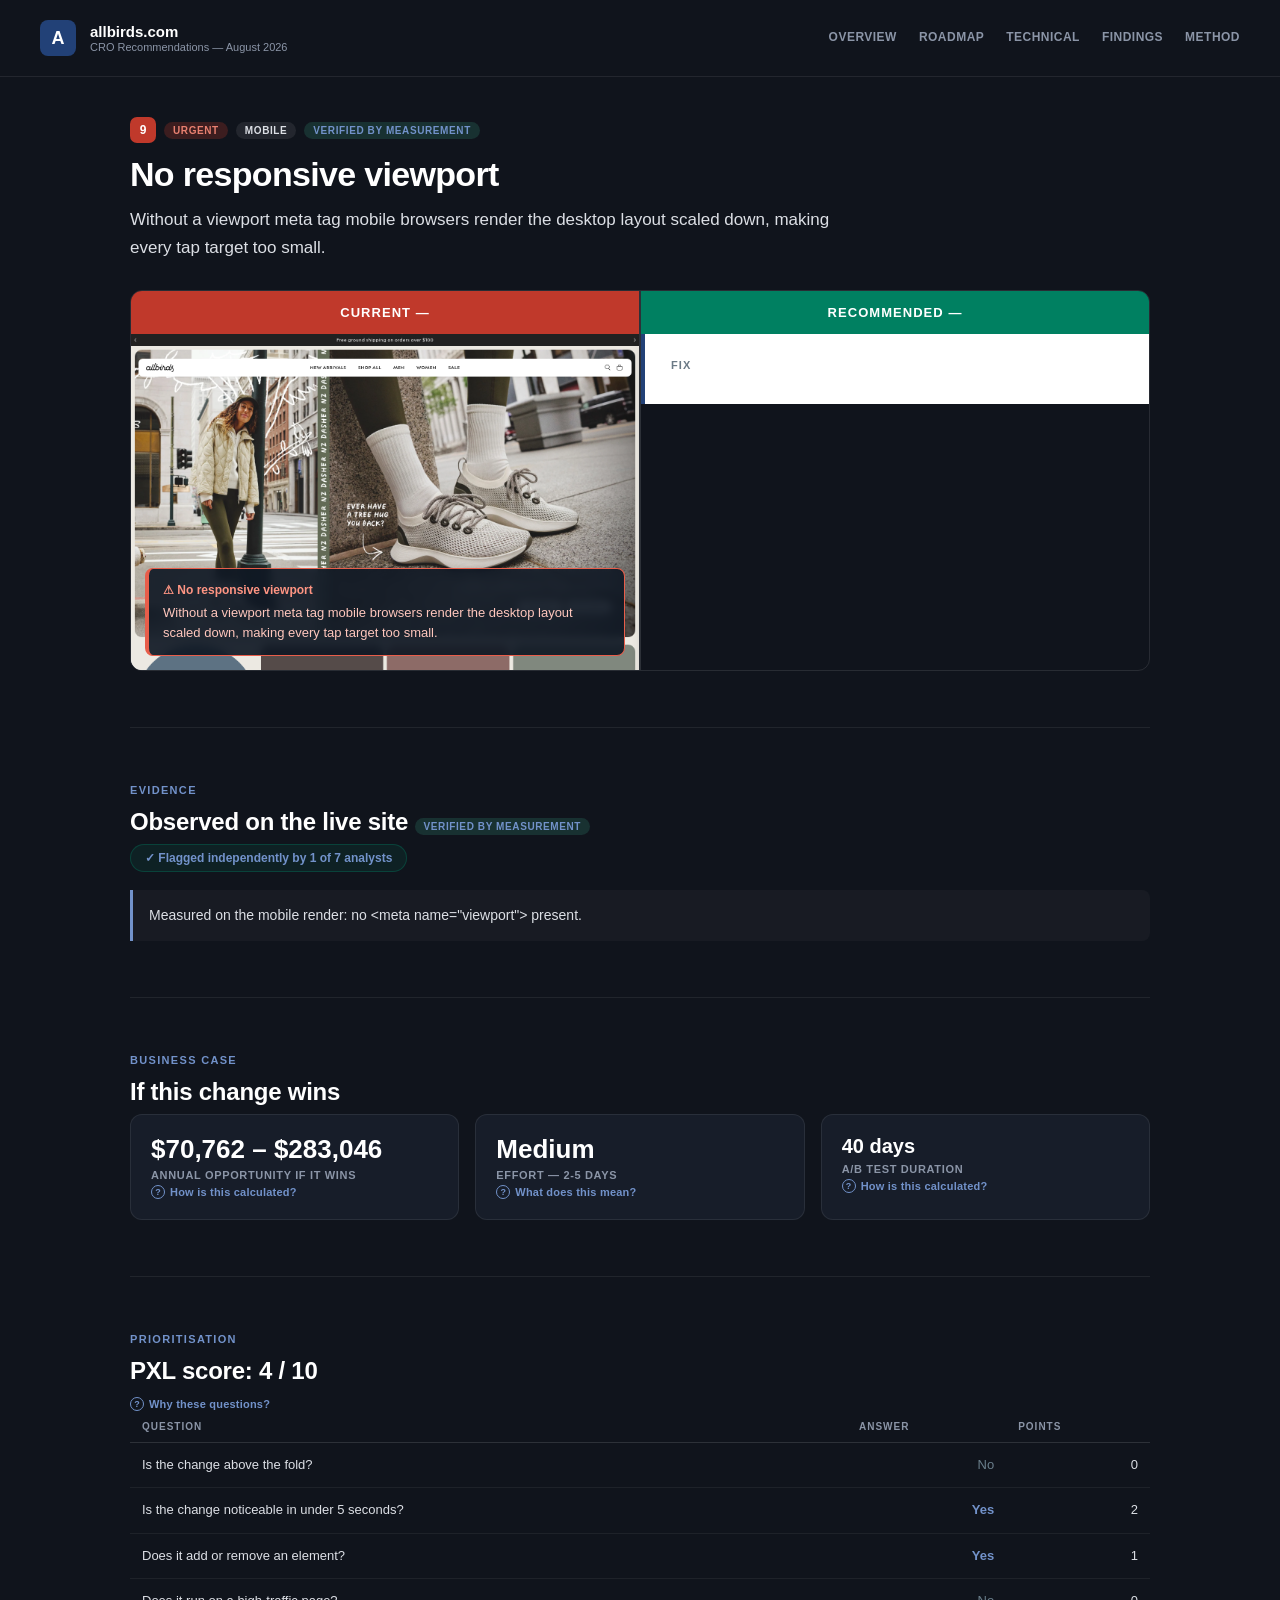
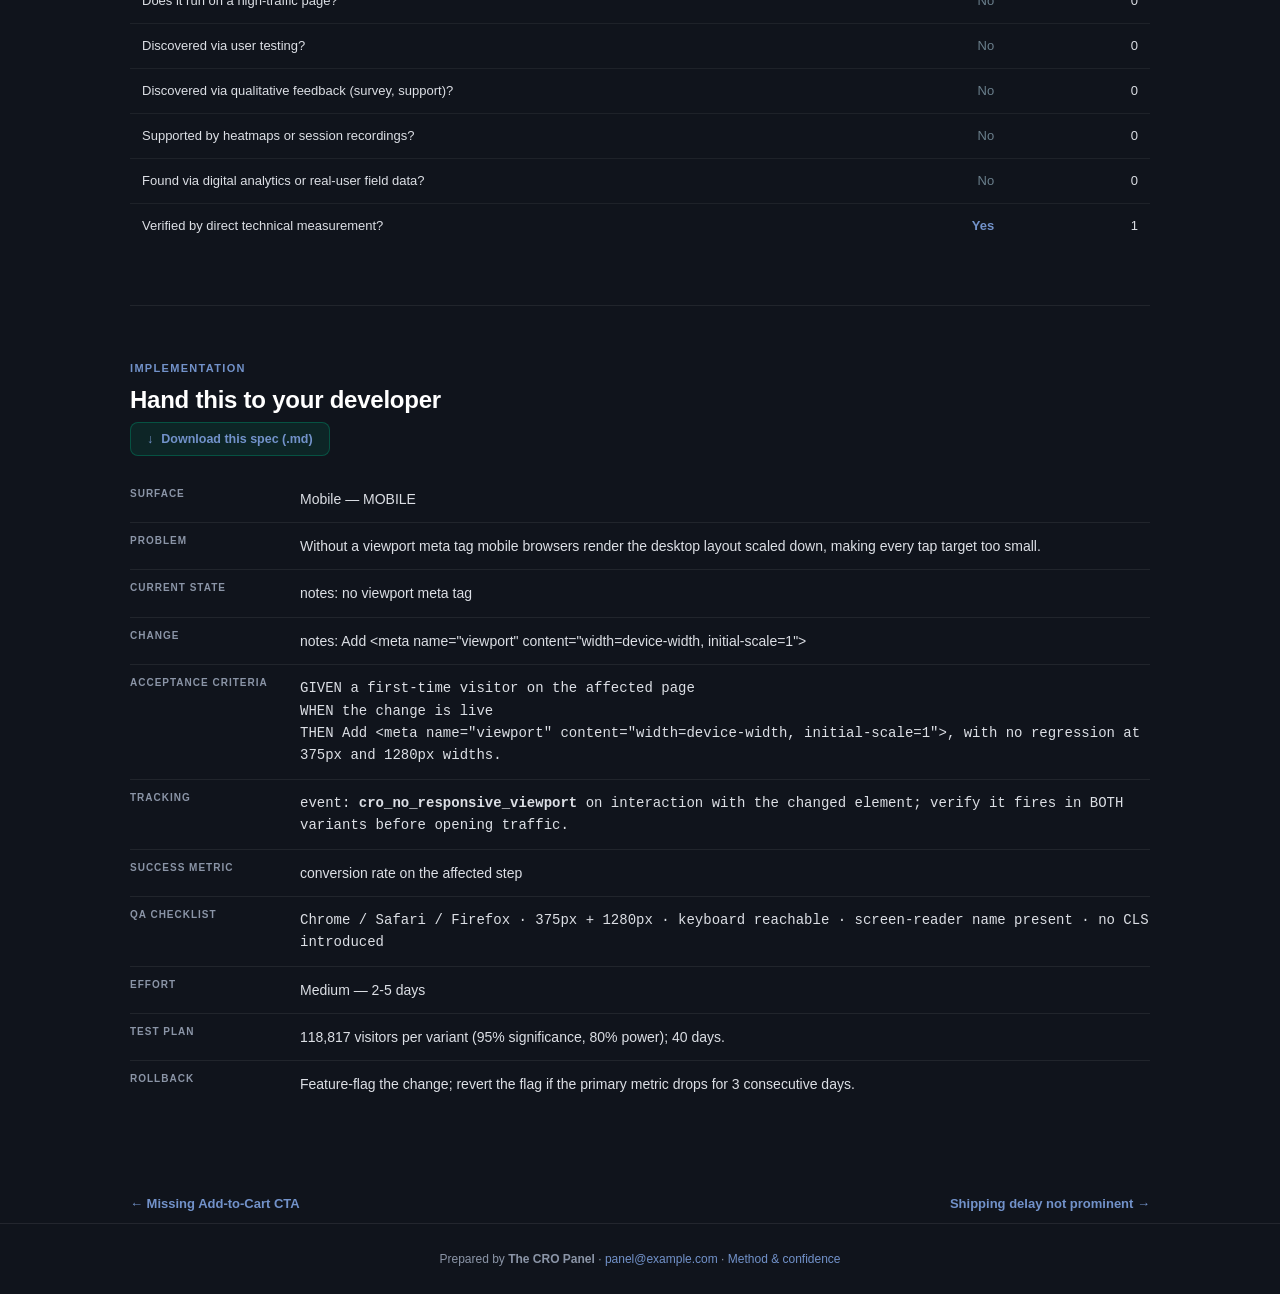
<file: finding_9_no_responsive_viewport.html>
<!doctype html>
<html lang="en">
<head>
<meta charset="utf-8">
<meta name="viewport" content="width=device-width, initial-scale=1.0">
<title>No responsive viewport — allbirds.com</title>
<link rel="stylesheet" href="cro_system.css">
<style>:root{--green:#224177;--teal:#7292ca;--navy:#10141c;--mid:#171d29;--light:#212a3b;--muted:#8b95a7;--off:#dcdfe5;}</style></head>
<body>
<header>
  <a class="logo-area" href="index.html" style="text-decoration:none">
    <div class="logo-dot">A</div>
    <div>
      <div class="logo-text">allbirds.com</div>
      <div class="logo-sub">CRO Recommendations — August 2026</div>
    </div>
  </a>
  <nav class="nav"><a href="index.html">Overview</a><a href="roadmap.html">Roadmap</a><a href="technical.html">Technical</a><a href="appendix.html">Findings</a><a href="methodology.html">Method</a></nav>
</header>

<div class="wrap">
  <div class="finding-head">
    <div class="badge-row">
      <span class="rank-chip rank-urgent">9</span>
      <span class="badge badge-urgent">Urgent</span>
      <span class="badge badge-effort">Mobile</span>
      <span class="badge badge-verified">Verified by measurement</span>
    </div>
    <h1>No responsive viewport</h1>
    <p class="thesis">Without a viewport meta tag mobile browsers render the desktop layout scaled down, making every tap target too small.</p>
  </div>
  
  <div class="section" style="padding-top:0;border-top:none">
    <div class="split">
      <div class="col">
        <div class="label-bar label-current">CURRENT — </div>
        <div class="shotwrap"><img class="shot" src="shot_home_mobile.png" alt="Screenshot of the current page" loading="lazy"><div class="shot-tag"><strong>⚠ No responsive viewport</strong>Without a viewport meta tag mobile browsers render the desktop layout scaled down, making every tap target too small.</div></div>
      </div>
      <div class="divider"></div>
      <div class="col">
        <div class="label-bar label-recommended">RECOMMENDED — </div>
        
        <div class="annotation good"><strong>Fix</strong></div>
      </div>
    </div>
  </div>
  
<div class="section">
  <div class="eyebrow-label">Evidence</div>
  <h2 class="section-title">Observed on the live site <span class="badge badge-verified">Verified by measurement</span></h2>
  <div class="agreement">✓ Flagged independently by 1 of 7 analysts</div>
  <ul class="evidence-list"><li>Measured on the mobile render: no &lt;meta name=&quot;viewport&quot;&gt; present.</li></ul>
</div>
  
<div class="section">
  <div class="eyebrow-label">Business case</div>
  <h2 class="section-title">If this change wins</h2>
  <div class="tiles" style="grid-template-columns:repeat(3,1fr)">
    <div class="tile">
      <div class="tval">$70,762 – $283,046</div>
      <div class="tlabel">annual opportunity if it wins</div>
      <button class="explain" data-m="size-9">How is this calculated?</button>
    </div>
    <div class="tile">
      <div class="tval">Medium</div>
      <div class="tlabel">Effort — 2-5 days</div>
      <button class="explain" data-m="eff-9">What does this mean?</button>
    </div>
    <div class="tile">
      <div class="tval" style="font-size:20px">40 days</div>
      <div class="tlabel">A/B test duration</div>
      <button class="explain" data-m="test-9">How is this calculated?</button>
    </div>
  </div>
</div>
  
<div class="section">
  <div class="eyebrow-label">Prioritisation</div>
  <h2 class="section-title">PXL score: 4 / 10</h2>
  <button class="explain" data-m="pxl-9">Why these questions?</button>
  <div class="tscroll"><table class="dtable">
    <thead><tr><th>Question</th><th class="num">Answer</th><th class="num">Points</th></tr></thead>
    <tbody><tr><td>Is the change above the fold?</td><td class="num no">No</td><td class="num">0</td></tr><tr><td>Is the change noticeable in under 5 seconds?</td><td class="num yes">Yes</td><td class="num">2</td></tr><tr><td>Does it add or remove an element?</td><td class="num yes">Yes</td><td class="num">1</td></tr><tr><td>Does it run on a high-traffic page?</td><td class="num no">No</td><td class="num">0</td></tr><tr><td>Discovered via user testing?</td><td class="num no">No</td><td class="num">0</td></tr><tr><td>Discovered via qualitative feedback (survey, support)?</td><td class="num no">No</td><td class="num">0</td></tr><tr><td>Supported by heatmaps or session recordings?</td><td class="num no">No</td><td class="num">0</td></tr><tr><td>Found via digital analytics or real-user field data?</td><td class="num no">No</td><td class="num">0</td></tr><tr><td>Verified by direct technical measurement?</td><td class="num yes">Yes</td><td class="num">1</td></tr></tbody>
  </table></div>
</div>
  
<div class="section">
  <div class="eyebrow-label">Implementation</div>
  <h2 class="section-title">Hand this to your developer</h2>
  <div class="dl-row" style="margin:0 0 20px">
    <a class="btn-dl" href="dev_spec_9_no_responsive_viewport.md" download>Download this spec (.md)</a>
  </div>
  <dl class="spec">
    <dt>Surface</dt><dd>Mobile — MOBILE</dd>
    <dt>Problem</dt><dd>Without a viewport meta tag mobile browsers render the desktop layout scaled down, making every tap target too small.</dd>
    <dt>Current state</dt><dd>notes: no viewport meta tag</dd>
    <dt>Change</dt><dd>notes: Add &lt;meta name=&quot;viewport&quot; content=&quot;width=device-width, initial-scale=1&quot;&gt;</dd>
    <dt>Acceptance criteria</dt><dd class="mono">GIVEN a first-time visitor on the affected page<br>
      WHEN the change is live<br>
      THEN Add &lt;meta name=&quot;viewport&quot; content=&quot;width=device-width, initial-scale=1&quot;&gt;,
      with no regression at 375px and 1280px widths.</dd>
    <dt>Tracking</dt><dd class="mono">event: <strong>cro_no_responsive_viewport</strong> on interaction with the
      changed element; verify it fires in BOTH variants before opening traffic.</dd>
    <dt>Success metric</dt><dd>conversion rate on the affected step</dd>
    <dt>QA checklist</dt><dd class="mono">Chrome / Safari / Firefox · 375px + 1280px ·
      keyboard reachable · screen-reader name present · no CLS introduced</dd>
    <dt>Effort</dt><dd>Medium —
      2-5 days</dd>
    <dt>Test plan</dt><dd>118,817 visitors per variant
      (95% significance, 80% power);
      40 days.</dd>
    <dt>Rollback</dt><dd>Feature-flag the change; revert the flag if the primary metric
      drops for 3 consecutive days.</dd>
  </dl>
</div>
  <div class="pager"><a href="finding_8_missing_add_to_cart_cta.html">← Missing Add-to-Cart CTA</a><a href="finding_10_shipping_delay_not_prominent.html">Shipping delay not prominent →</a></div>
</div>
<div class="footer">
  Prepared by <strong>The CRO Panel</strong> · <a href="mailto:panel@example.com">panel@example.com</a> · <a href="methodology.html">Method &amp; confidence</a>
</div>
<div class="modal-overlay" id="modal-root"><div class="modal-box"></div></div>
<template id="m-size-9"><h3>How this range is calculated</h3><p>Result: <strong>$70,762 – $283,046 / yr</strong></p><div class="formula">annual visits × baseline conversion × relative lift × order value
= 2,160,000 annual visits x 2.10% conversion x 2.0-8.0% relative lift x $78 order value</div><p>The 2.0–8.0% relative-lift band is an assumption bounded by severity (Urgent), not a prediction.</p><p><strong>Why the range is conservative:</strong> Across 127,000 experiments, 12% produced a statistically significant improvement on the primary metric; a healthy programme win rate is 10-30%. Winning tests also overstate their true effect, so treat this as the prize if the change works — never expected revenue.</p></template><template id="m-eff-9"><h3>How effort is estimated</h3><table><tr><th>Bracket</th><th>Days</th><th>Typical scope</th></tr><tr><td>Low</td><td class='num'>0.5–2</td><td>copy, colour, labels, image swaps</td></tr><tr><td>Medium</td><td class='num'>2–5</td><td>layout shifts, form changes, new modules</td></tr><tr><td>High</td><td class='num'>5+</td><td>personalisation, funnel work, integrations</td></tr></table><p>Assigned by matching the recommended change against these scopes; the estimate is a bracket, not a quote.</p></template><template id="m-test-9"><h3>Sample size math</h3><p>Two-proportion z-test, the standard pre-test sample-size calculation:</p><div class="formula">n = [z&#8320;.&#8320;&#8322;&#8325;·√(2·p̄·(1−p̄)) + z&#8320;.&#8322;&#8320;·√(p₁(1−p₁)+p₂(1−p₂))]² / (p₁−p₂)²</div><table><tr><td>Baseline conversion</td><td class='num'>2.1%</td></tr><tr><td>Significance / power</td><td class='num'>95% / 80%</td></tr><tr><td>Sample per variant, 8.0% lift</td><td class='num'>118,817</td></tr><tr><td>Sample per variant, 2.0% lift</td><td class='num'>1,847,435</td></tr></table><p>Halving the minimum detectable effect roughly quadruples the sample required, which is why the conservative figure is so much larger.</p></template><template id="m-pxl-9"><h3>What PXL is</h3><p>PXL is CXL's prioritisation framework: binary questions instead of subjective 1–10 guesses, weighted toward evidence.</p><p>Findings discovered by inspection score zero on all four evidence questions — that is the honest signal, not a defect. Findings verified by direct measurement earn the extension point and, where real-user field data is involved, the analytics point.</p><p>The full rubric is on the <a href="methodology.html" style="color:var(--teal)">method page</a>.</p></template><script>
(function(){
  var root=document.getElementById('modal-root');
  function close(){root.classList.remove('open');}
  document.addEventListener('click',function(e){
    var b=e.target.closest('[data-m]');
    if(b){var t=document.getElementById('m-'+b.getAttribute('data-m'));
      if(t){root.querySelector('.modal-box').innerHTML=
        '<button class="modal-close" aria-label="Close">\u00d7</button>'+t.innerHTML;
        root.classList.add('open');}return;}
    if(e.target.closest('.modal-close')||e.target===root)close();
  });
  document.addEventListener('keydown',function(e){if(e.key==='Escape')close();});
  function scale(){
    document.querySelectorAll('.card-preview .preview-inner').forEach(function(el){
      var w=el.parentElement.clientWidth;if(!w)return;
      var s=w/1280;el.style.transform='scale('+s+')';
      el.parentElement.style.height=Math.round(514*s)+'px';});
  }
  scale();window.addEventListener('resize',scale);
})();
</script>
</body>
</html>
</file>
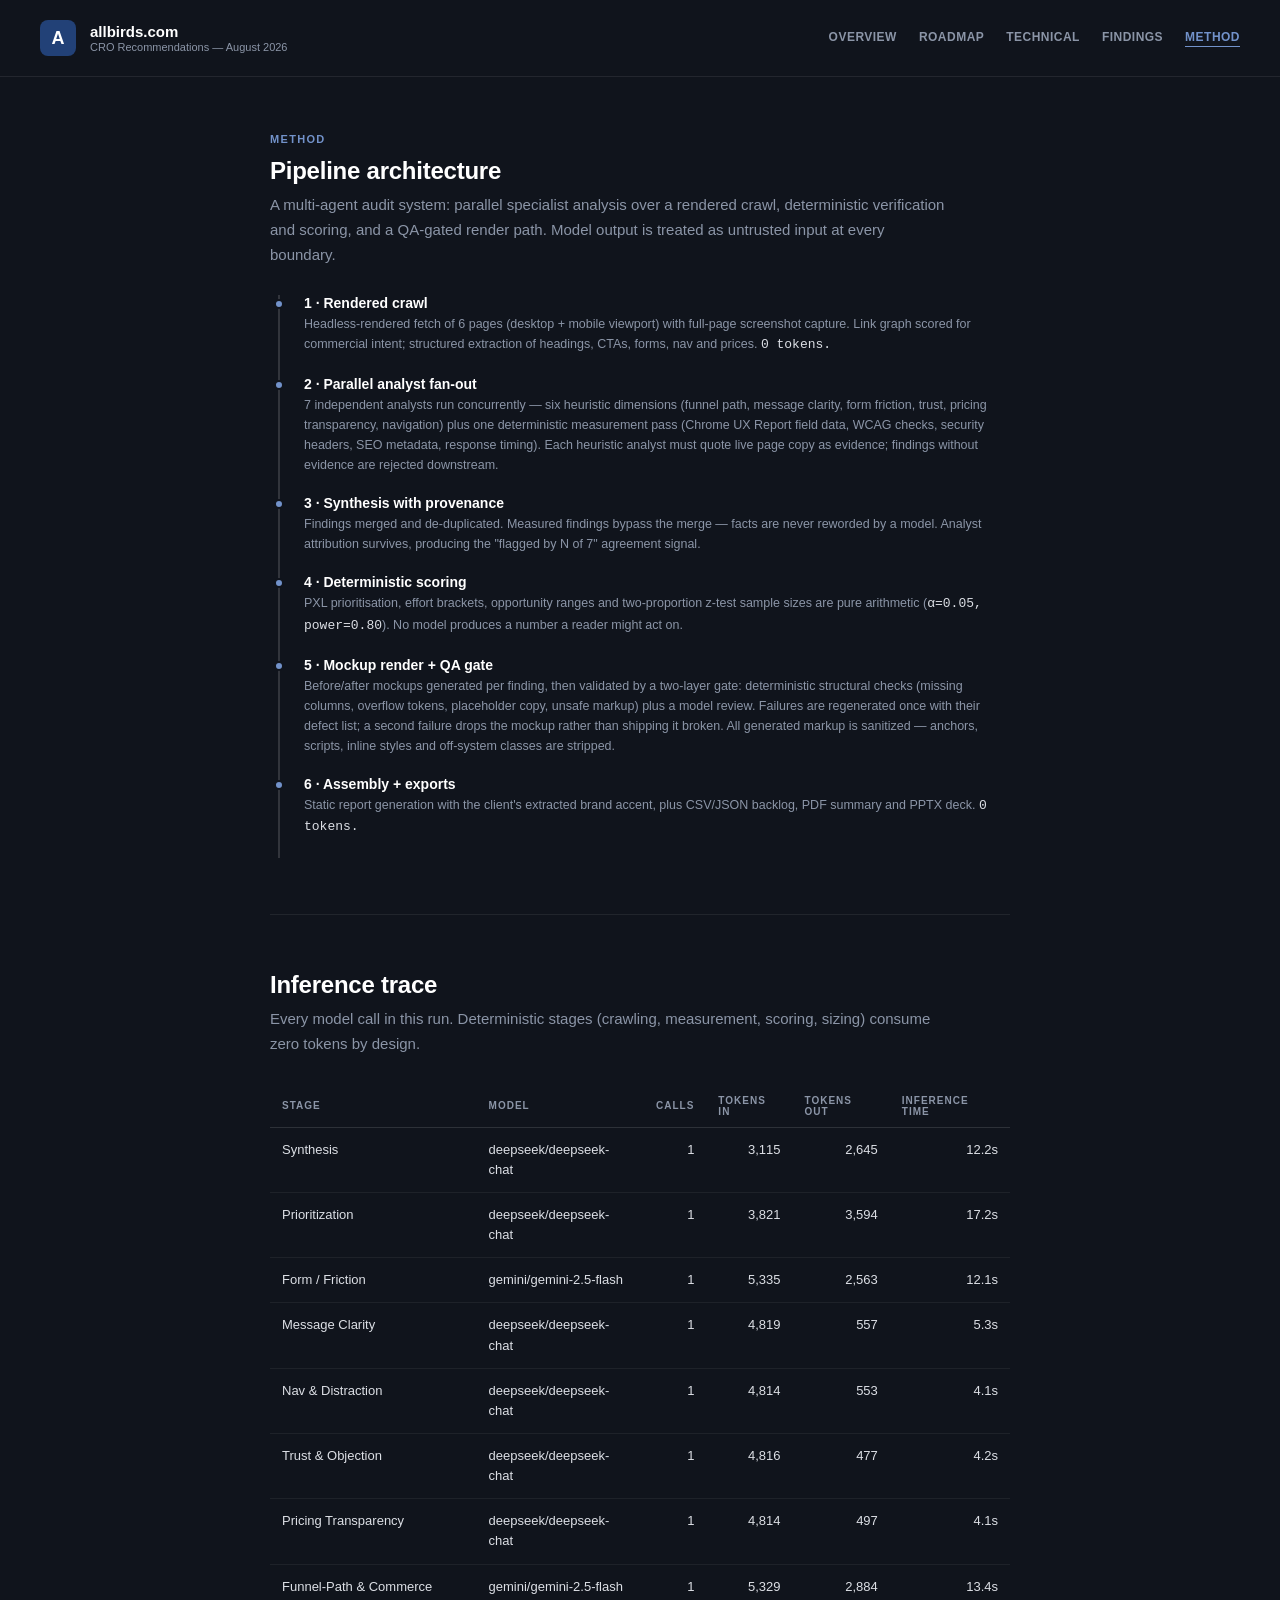
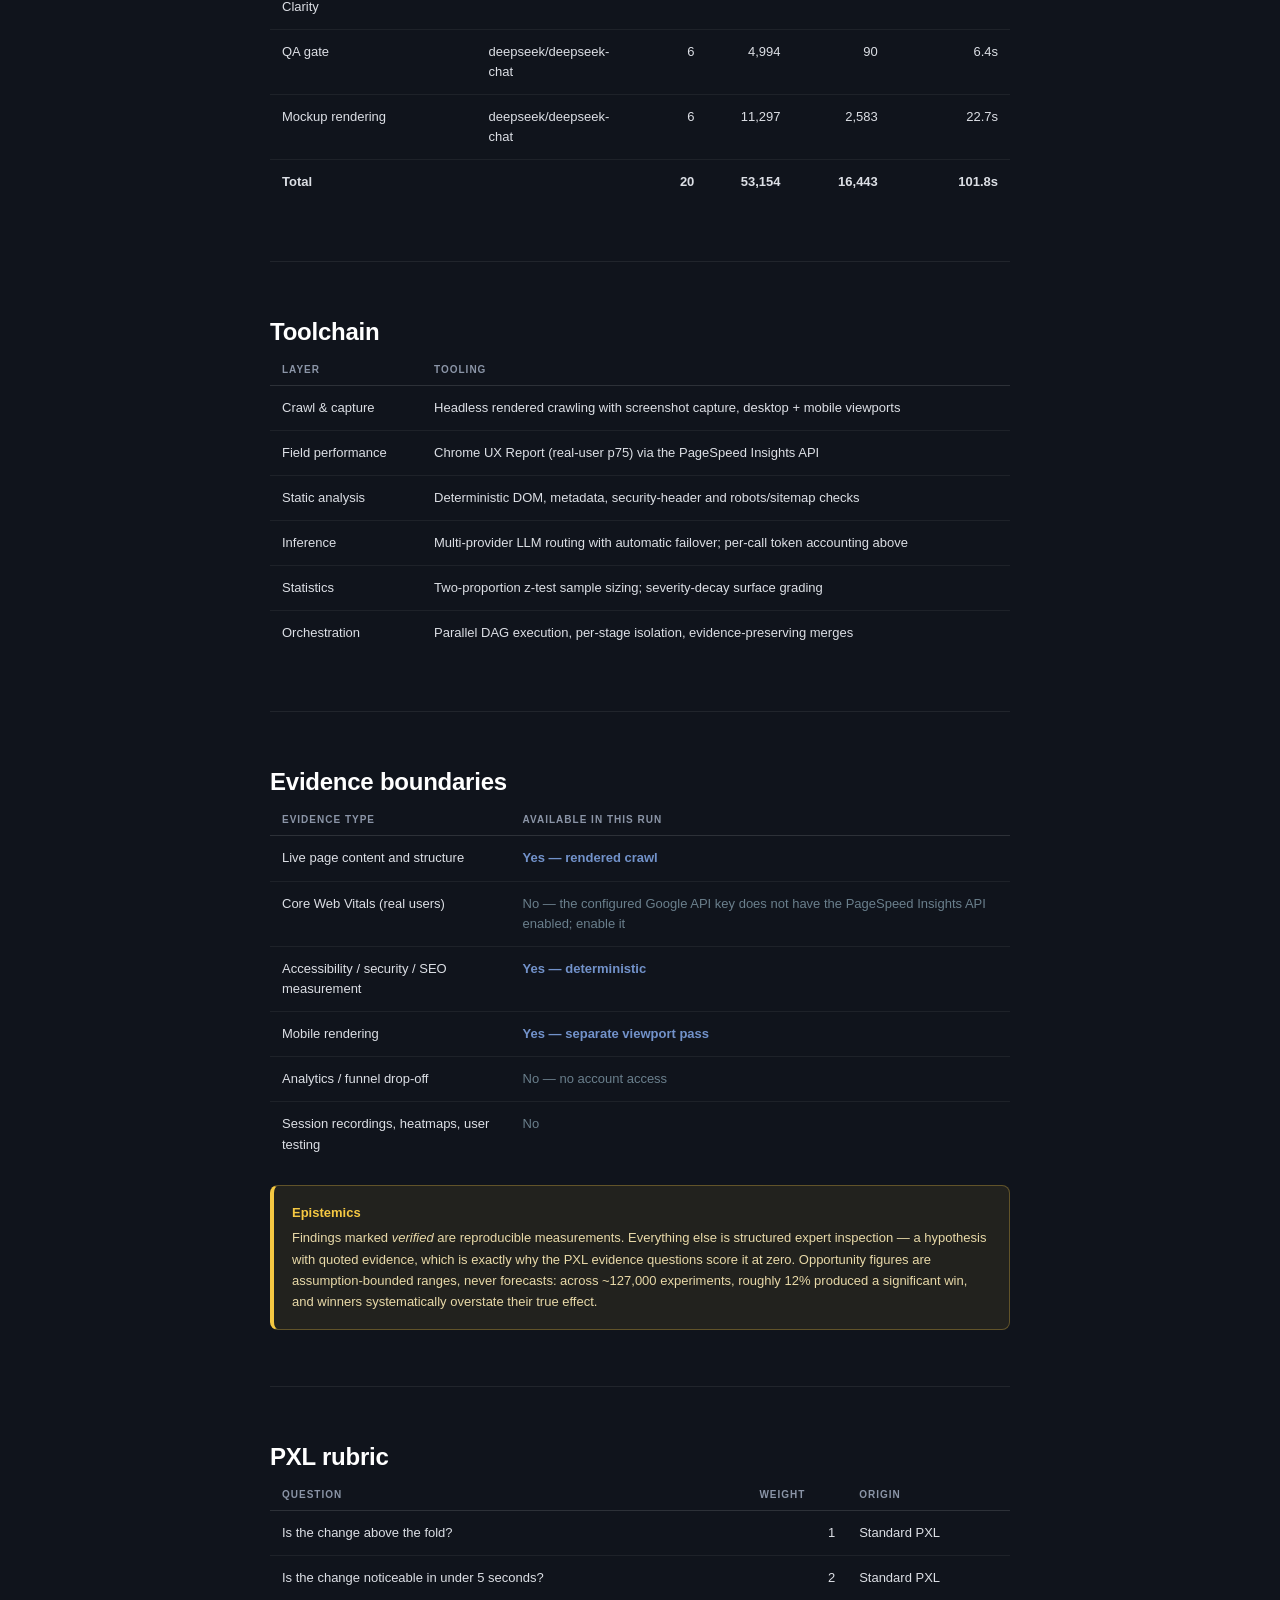
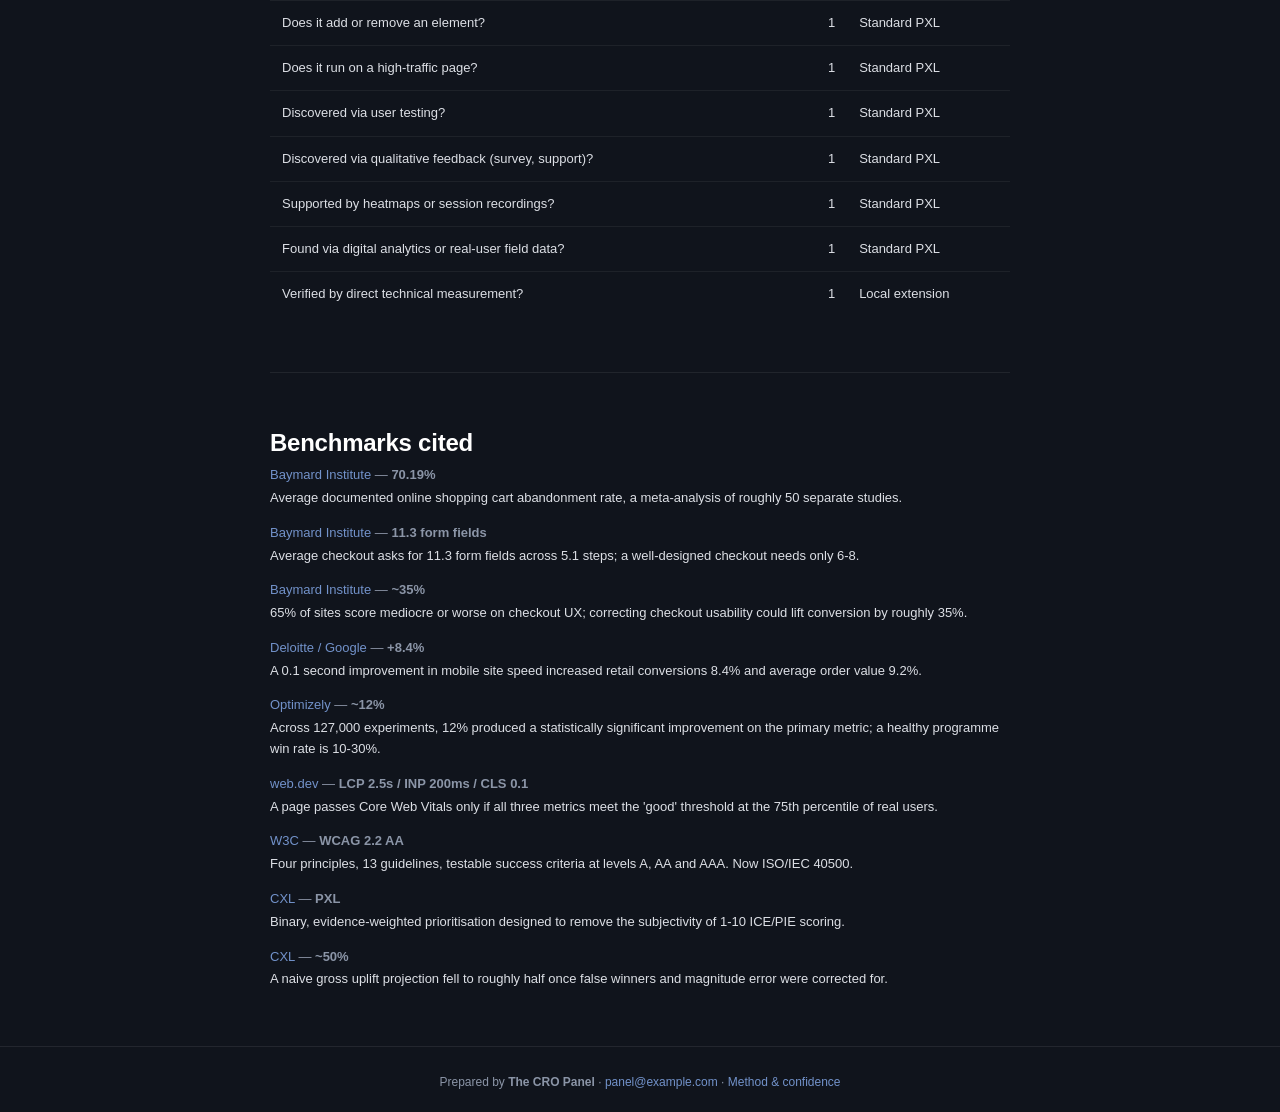
<file: methodology.html>
<!doctype html>
<html lang="en">
<head>
<meta charset="utf-8">
<meta name="viewport" content="width=device-width, initial-scale=1.0">
<title>Method — allbirds.com</title>
<link rel="stylesheet" href="cro_system.css">
<style>:root{--green:#224177;--teal:#7292ca;--navy:#10141c;--mid:#171d29;--light:#212a3b;--muted:#8b95a7;--off:#dcdfe5;}</style></head>
<body>
<header>
  <a class="logo-area" href="index.html" style="text-decoration:none">
    <div class="logo-dot">A</div>
    <div>
      <div class="logo-text">allbirds.com</div>
      <div class="logo-sub">CRO Recommendations — August 2026</div>
    </div>
  </a>
  <nav class="nav"><a href="index.html">Overview</a><a href="roadmap.html">Roadmap</a><a href="technical.html">Technical</a><a href="appendix.html">Findings</a><a href="methodology.html" class="active">Method</a></nav>
</header>

<div class="wrap-narrow">
  <div class="section">
    <div class="eyebrow-label">Method</div>
    <h2 class="section-title">Pipeline architecture</h2>
    <p class="section-intro">A multi-agent audit system: parallel specialist analysis over a
      rendered crawl, deterministic verification and scoring, and a QA-gated render path.
      Model output is treated as untrusted input at every boundary.</p>
    
    <div class="trace">
      <div class="trace-step"><div class="t-name">1 · Rendered crawl</div>
        <div class="t-detail">Headless-rendered fetch of 6 pages (desktop + mobile
        viewport) with full-page screenshot capture. Link graph scored for commercial intent;
        structured extraction of headings, CTAs, forms, nav and prices. <span class="mono">0 tokens.</span></div></div>
      <div class="trace-step"><div class="t-name">2 · Parallel analyst fan-out</div>
        <div class="t-detail">7 independent analysts run concurrently — six
        heuristic dimensions (funnel path, message clarity, form friction, trust, pricing
        transparency, navigation) plus one deterministic measurement pass (Chrome UX Report
        field data, WCAG checks, security headers, SEO metadata, response timing). Each
        heuristic analyst must quote live page copy as evidence; findings without evidence
        are rejected downstream.</div></div>
      <div class="trace-step"><div class="t-name">3 · Synthesis with provenance</div>
        <div class="t-detail">Findings merged and de-duplicated. Measured findings bypass the
        merge — facts are never reworded by a model. Analyst attribution survives, producing
        the "flagged by N of 7" agreement signal.</div></div>
      <div class="trace-step"><div class="t-name">4 · Deterministic scoring</div>
        <div class="t-detail">PXL prioritisation, effort brackets, opportunity ranges and
        two-proportion z-test sample sizes are pure arithmetic
        (<span class="mono">α=0.05, power=0.80</span>). No model produces a number a reader
        might act on.</div></div>
      <div class="trace-step"><div class="t-name">5 · Mockup render + QA gate</div>
        <div class="t-detail">Before/after mockups generated per finding, then validated by a
        two-layer gate: deterministic structural checks (missing columns, overflow tokens,
        placeholder copy, unsafe markup) plus a model review. Failures are regenerated once
        with their defect list; a second failure drops the mockup rather than shipping it
        broken. All generated markup is sanitized — anchors, scripts, inline styles and
        off-system classes are stripped.</div></div>
      <div class="trace-step"><div class="t-name">6 · Assembly + exports</div>
        <div class="t-detail">Static report generation with the client's extracted brand
        accent, plus CSV/JSON backlog, PDF summary and PPTX deck. <span class="mono">0 tokens.</span></div></div>
    </div>
  </div>
  
  <div class="section">
    <h2 class="section-title">Inference trace</h2>
    <p class="section-intro">Every model call in this run. Deterministic stages
      (crawling, measurement, scoring, sizing) consume zero tokens by design.</p>
    <div class="tscroll"><table class="dtable">
      <thead><tr><th>Stage</th><th>Model</th><th class="num">Calls</th>
        <th class="num">Tokens in</th><th class="num">Tokens out</th><th class="num">Inference time</th></tr></thead>
      <tbody><tr><td>Synthesis</td><td>deepseek/deepseek-chat</td><td class='num'>1</td><td class='num'>3,115</td><td class='num'>2,645</td><td class='num'>12.2s</td></tr><tr><td>Prioritization</td><td>deepseek/deepseek-chat</td><td class='num'>1</td><td class='num'>3,821</td><td class='num'>3,594</td><td class='num'>17.2s</td></tr><tr><td>Form / Friction</td><td>gemini/gemini-2.5-flash</td><td class='num'>1</td><td class='num'>5,335</td><td class='num'>2,563</td><td class='num'>12.1s</td></tr><tr><td>Message Clarity</td><td>deepseek/deepseek-chat</td><td class='num'>1</td><td class='num'>4,819</td><td class='num'>557</td><td class='num'>5.3s</td></tr><tr><td>Nav &amp; Distraction</td><td>deepseek/deepseek-chat</td><td class='num'>1</td><td class='num'>4,814</td><td class='num'>553</td><td class='num'>4.1s</td></tr><tr><td>Trust &amp; Objection</td><td>deepseek/deepseek-chat</td><td class='num'>1</td><td class='num'>4,816</td><td class='num'>477</td><td class='num'>4.2s</td></tr><tr><td>Pricing Transparency</td><td>deepseek/deepseek-chat</td><td class='num'>1</td><td class='num'>4,814</td><td class='num'>497</td><td class='num'>4.1s</td></tr><tr><td>Funnel-Path &amp; Commerce Clarity</td><td>gemini/gemini-2.5-flash</td><td class='num'>1</td><td class='num'>5,329</td><td class='num'>2,884</td><td class='num'>13.4s</td></tr><tr><td>QA gate</td><td>deepseek/deepseek-chat</td><td class='num'>6</td><td class='num'>4,994</td><td class='num'>90</td><td class='num'>6.4s</td></tr><tr><td>Mockup rendering</td><td>deepseek/deepseek-chat</td><td class='num'>6</td><td class='num'>11,297</td><td class='num'>2,583</td><td class='num'>22.7s</td></tr>
      <tr><td><strong>Total</strong></td><td></td><td class="num"><strong>20</strong></td>
        <td class="num"><strong>53,154</strong></td><td class="num"><strong>16,443</strong></td>
        <td class="num"><strong>101.8s</strong></td></tr></tbody></table></div>
  </div>
  <div class="section">
    <h2 class="section-title">Toolchain</h2>
    <div class="tscroll"><table class="dtable">
      <thead><tr><th>Layer</th><th>Tooling</th></tr></thead>
      <tbody>
        <tr><td>Crawl &amp; capture</td><td>Headless rendered crawling with screenshot capture, desktop + mobile viewports</td></tr>
        <tr><td>Field performance</td><td>Chrome UX Report (real-user p75) via the PageSpeed Insights API</td></tr>
        <tr><td>Static analysis</td><td>Deterministic DOM, metadata, security-header and robots/sitemap checks</td></tr>
        <tr><td>Inference</td><td>Multi-provider LLM routing with automatic failover; per-call token accounting above</td></tr>
        <tr><td>Statistics</td><td>Two-proportion z-test sample sizing; severity-decay surface grading</td></tr>
        <tr><td>Orchestration</td><td>Parallel DAG execution, per-stage isolation, evidence-preserving merges</td></tr>
      </tbody></table></div>
  </div>

  <div class="section">
    <h2 class="section-title">Evidence boundaries</h2>
    <div class="tscroll"><table class="dtable">
      <thead><tr><th>Evidence type</th><th>Available in this run</th></tr></thead>
      <tbody>
        <tr><td>Live page content and structure</td><td class="yes">Yes — rendered crawl</td></tr>
        <tr><td>Core Web Vitals (real users)</td><td class="no">No — the configured Google API key does not have the PageSpeed Insights API enabled; enable it </td></tr>
        <tr><td>Accessibility / security / SEO measurement</td><td class="yes">Yes — deterministic</td></tr>
        <tr><td>Mobile rendering</td><td class="yes">Yes — separate viewport pass</td></tr>
        <tr><td>Analytics / funnel drop-off</td><td class="no">No — no account access</td></tr>
        <tr><td>Session recordings, heatmaps, user testing</td><td class="no">No</td></tr>
      </tbody></table></div>
    <div class="caveat" style="margin-top:18px">
      <strong>Epistemics</strong>
      Findings marked <em>verified</em> are reproducible measurements. Everything else is
      structured expert inspection — a hypothesis with quoted evidence, which is exactly why
      the PXL evidence questions score it at zero. Opportunity figures are assumption-bounded
      ranges, never forecasts: across ~127,000 experiments, roughly 12% produced a significant
      win, and winners systematically overstate their true effect.
    </div>
  </div>

  <div class="section">
    <h2 class="section-title">PXL rubric</h2>
    <div class="tscroll"><table class="dtable">
      <thead><tr><th>Question</th><th class="num">Weight</th><th>Origin</th></tr></thead>
      <tbody><tr><td>Is the change above the fold?</td><td class="num">1</td><td>Standard PXL</td></tr><tr><td>Is the change noticeable in under 5 seconds?</td><td class="num">2</td><td>Standard PXL</td></tr><tr><td>Does it add or remove an element?</td><td class="num">1</td><td>Standard PXL</td></tr><tr><td>Does it run on a high-traffic page?</td><td class="num">1</td><td>Standard PXL</td></tr><tr><td>Discovered via user testing?</td><td class="num">1</td><td>Standard PXL</td></tr><tr><td>Discovered via qualitative feedback (survey, support)?</td><td class="num">1</td><td>Standard PXL</td></tr><tr><td>Supported by heatmaps or session recordings?</td><td class="num">1</td><td>Standard PXL</td></tr><tr><td>Found via digital analytics or real-user field data?</td><td class="num">1</td><td>Standard PXL</td></tr><tr><td>Verified by direct technical measurement?</td><td class="num">1</td><td>Local extension</td></tr></tbody></table></div>
  </div>

  <div class="section">
    <h2 class="section-title">Benchmarks cited</h2>
    <ul class="sources"><li><a href="https://baymard.com/lists/cart-abandonment-rate">Baymard Institute</a> — <strong>70.19%</strong><span class="claim">Average documented online shopping cart abandonment rate, a meta-analysis of roughly 50 separate studies.</span></li><li><a href="https://baymard.com/blog/checkout-flow-average-form-fields">Baymard Institute</a> — <strong>11.3 form fields</strong><span class="claim">Average checkout asks for 11.3 form fields across 5.1 steps; a well-designed checkout needs only 6-8.</span></li><li><a href="https://baymard.com/research/checkout-usability">Baymard Institute</a> — <strong>~35%</strong><span class="claim">65% of sites score mediocre or worse on checkout UX; correcting checkout usability could lift conversion by roughly 35%.</span></li><li><a href="https://www.deloitte.com/ie/en/services/consulting/research/milliseconds-make-millions.html">Deloitte / Google</a> — <strong>+8.4%</strong><span class="claim">A 0.1 second improvement in mobile site speed increased retail conversions 8.4% and average order value 9.2%.</span></li><li><a href="https://www.optimizely.com/field-notes/guides/127000-experiments">Optimizely</a> — <strong>~12%</strong><span class="claim">Across 127,000 experiments, 12% produced a statistically significant improvement on the primary metric; a healthy programme win rate is 10-30%.</span></li><li><a href="https://web.dev/articles/vitals">web.dev</a> — <strong>LCP 2.5s / INP 200ms / CLS 0.1</strong><span class="claim">A page passes Core Web Vitals only if all three metrics meet the &#x27;good&#x27; threshold at the 75th percentile of real users.</span></li><li><a href="https://www.w3.org/WAI/standards-guidelines/wcag/">W3C</a> — <strong>WCAG 2.2 AA</strong><span class="claim">Four principles, 13 guidelines, testable success criteria at levels A, AA and AAA. Now ISO/IEC 40500.</span></li><li><a href="https://cxl.com/blog/better-way-prioritize-ab-tests/">CXL</a> — <strong>PXL</strong><span class="claim">Binary, evidence-weighted prioritisation designed to remove the subjectivity of 1-10 ICE/PIE scoring.</span></li><li><a href="https://cxl.com/blog/net-value-ab-testing/">CXL</a> — <strong>~50%</strong><span class="claim">A naive gross uplift projection fell to roughly half once false winners and magnitude error were corrected for.</span></li></ul>
  </div>
</div>
<div class="footer">
  Prepared by <strong>The CRO Panel</strong> · <a href="mailto:panel@example.com">panel@example.com</a> · <a href="methodology.html">Method &amp; confidence</a>
</div>
<div class="modal-overlay" id="modal-root"><div class="modal-box"></div></div>
<script>
(function(){
  var root=document.getElementById('modal-root');
  function close(){root.classList.remove('open');}
  document.addEventListener('click',function(e){
    var b=e.target.closest('[data-m]');
    if(b){var t=document.getElementById('m-'+b.getAttribute('data-m'));
      if(t){root.querySelector('.modal-box').innerHTML=
        '<button class="modal-close" aria-label="Close">\u00d7</button>'+t.innerHTML;
        root.classList.add('open');}return;}
    if(e.target.closest('.modal-close')||e.target===root)close();
  });
  document.addEventListener('keydown',function(e){if(e.key==='Escape')close();});
  function scale(){
    document.querySelectorAll('.card-preview .preview-inner').forEach(function(el){
      var w=el.parentElement.clientWidth;if(!w)return;
      var s=w/1280;el.style.transform='scale('+s+')';
      el.parentElement.style.height=Math.round(514*s)+'px';});
  }
  scale();window.addEventListener('resize',scale);
})();
</script>
</body>
</html>
</file>
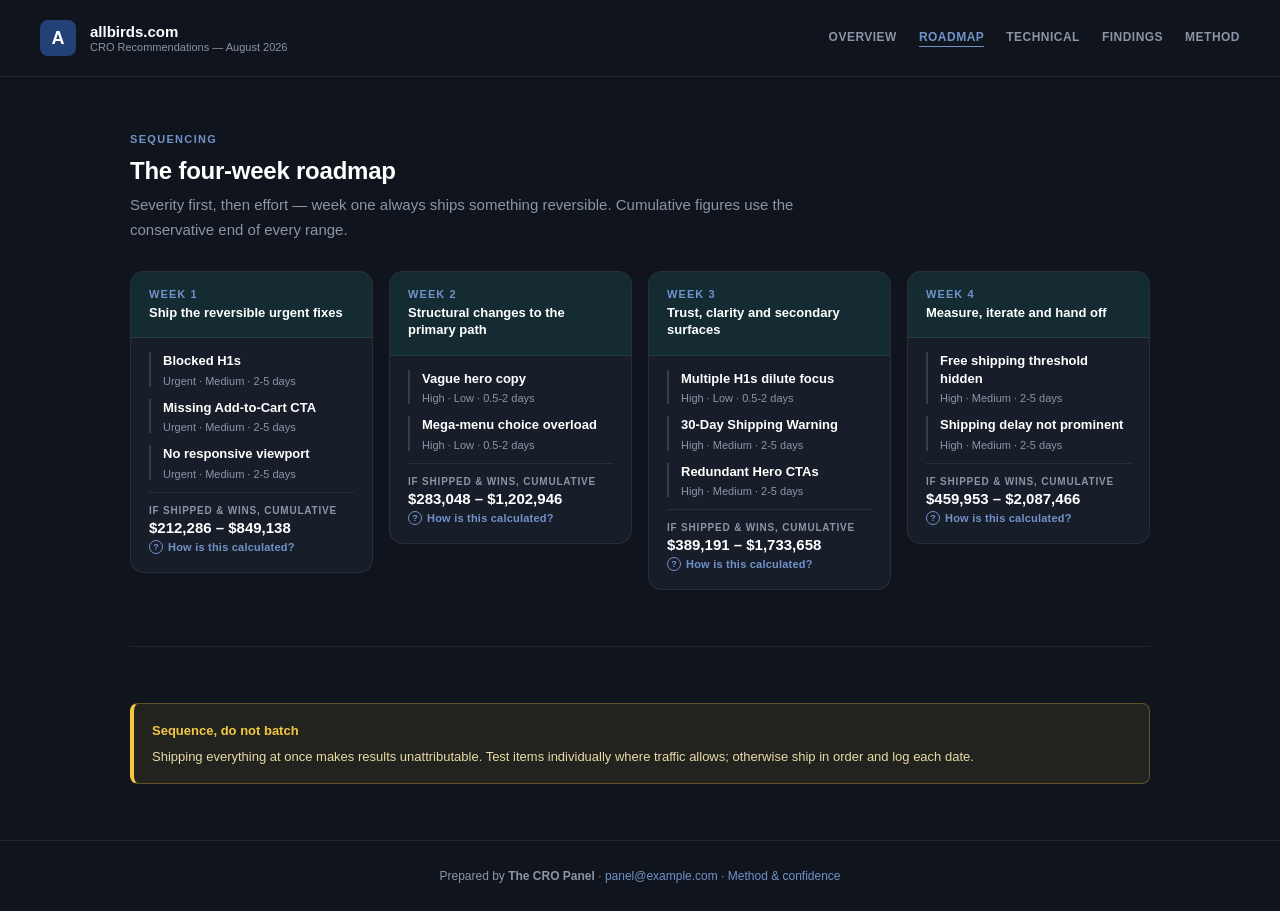
<file: roadmap.html>
<!doctype html>
<html lang="en">
<head>
<meta charset="utf-8">
<meta name="viewport" content="width=device-width, initial-scale=1.0">
<title>Roadmap — allbirds.com</title>
<link rel="stylesheet" href="cro_system.css">
<style>:root{--green:#224177;--teal:#7292ca;--navy:#10141c;--mid:#171d29;--light:#212a3b;--muted:#8b95a7;--off:#dcdfe5;}</style></head>
<body>
<header>
  <a class="logo-area" href="index.html" style="text-decoration:none">
    <div class="logo-dot">A</div>
    <div>
      <div class="logo-text">allbirds.com</div>
      <div class="logo-sub">CRO Recommendations — August 2026</div>
    </div>
  </a>
  <nav class="nav"><a href="index.html">Overview</a><a href="roadmap.html" class="active">Roadmap</a><a href="technical.html">Technical</a><a href="appendix.html">Findings</a><a href="methodology.html">Method</a></nav>
</header>

<div class="wrap">
  <div class="section">
    <div class="eyebrow-label">Sequencing</div>
    <h2 class="section-title">The four-week roadmap</h2>
    <p class="section-intro">Severity first, then effort — week one always ships
      something reversible. Cumulative figures use the conservative end of every range.</p>
    <div class="weeks"><div class="week">
      <div class="week-head"><div class="week-num">Week 1</div>
        <div class="week-theme">Ship the reversible urgent fixes</div></div>
      <div class="week-body"><div class="week-item"><a href="finding_1_blocked_h1s.html">Blocked H1s</a><div class="wmeta">Urgent · Medium · 2-5 days</div></div><div class="week-item"><a href="finding_8_missing_add_to_cart_cta.html">Missing Add-to-Cart CTA</a><div class="wmeta">Urgent · Medium · 2-5 days</div></div><div class="week-item"><a href="finding_9_no_responsive_viewport.html">No responsive viewport</a><div class="wmeta">Urgent · Medium · 2-5 days</div></div>
        <div style="border-top:1px solid rgba(255,255,255,0.08);padding-top:12px">
          <div class="tlabel" style="font-size:10px;color:var(--muted);text-transform:uppercase;
            letter-spacing:0.08em;font-weight:700">If shipped &amp; wins, cumulative</div>
          <div style="color:var(--white);font-weight:800;font-size:15px;margin-top:3px">$212,286 – $849,138</div>
          <button class="explain" data-m="wk-1">How is this calculated?</button>
        </div>
      </div></div><div class="week">
      <div class="week-head"><div class="week-num">Week 2</div>
        <div class="week-theme">Structural changes to the primary path</div></div>
      <div class="week-body"><div class="week-item"><a href="finding_4_vague_hero_copy.html">Vague hero copy</a><div class="wmeta">High · Low · 0.5-2 days</div></div><div class="week-item"><a href="finding_6_mega_menu_choice_overload.html">Mega-menu choice overload</a><div class="wmeta">High · Low · 0.5-2 days</div></div>
        <div style="border-top:1px solid rgba(255,255,255,0.08);padding-top:12px">
          <div class="tlabel" style="font-size:10px;color:var(--muted);text-transform:uppercase;
            letter-spacing:0.08em;font-weight:700">If shipped &amp; wins, cumulative</div>
          <div style="color:var(--white);font-weight:800;font-size:15px;margin-top:3px">$283,048 – $1,202,946</div>
          <button class="explain" data-m="wk-2">How is this calculated?</button>
        </div>
      </div></div><div class="week">
      <div class="week-head"><div class="week-num">Week 3</div>
        <div class="week-theme">Trust, clarity and secondary surfaces</div></div>
      <div class="week-body"><div class="week-item"><a href="finding_7_multiple_h1s_dilute_focus.html">Multiple H1s dilute focus</a><div class="wmeta">High · Low · 0.5-2 days</div></div><div class="week-item"><a href="finding_2_30_day_shipping_warning.html">30-Day Shipping Warning</a><div class="wmeta">High · Medium · 2-5 days</div></div><div class="week-item"><a href="finding_3_redundant_hero_ctas.html">Redundant Hero CTAs</a><div class="wmeta">High · Medium · 2-5 days</div></div>
        <div style="border-top:1px solid rgba(255,255,255,0.08);padding-top:12px">
          <div class="tlabel" style="font-size:10px;color:var(--muted);text-transform:uppercase;
            letter-spacing:0.08em;font-weight:700">If shipped &amp; wins, cumulative</div>
          <div style="color:var(--white);font-weight:800;font-size:15px;margin-top:3px">$389,191 – $1,733,658</div>
          <button class="explain" data-m="wk-3">How is this calculated?</button>
        </div>
      </div></div><div class="week">
      <div class="week-head"><div class="week-num">Week 4</div>
        <div class="week-theme">Measure, iterate and hand off</div></div>
      <div class="week-body"><div class="week-item"><a href="finding_5_free_shipping_threshold_hidden.html">Free shipping threshold hidden</a><div class="wmeta">High · Medium · 2-5 days</div></div><div class="week-item"><a href="finding_10_shipping_delay_not_prominent.html">Shipping delay not prominent</a><div class="wmeta">High · Medium · 2-5 days</div></div>
        <div style="border-top:1px solid rgba(255,255,255,0.08);padding-top:12px">
          <div class="tlabel" style="font-size:10px;color:var(--muted);text-transform:uppercase;
            letter-spacing:0.08em;font-weight:700">If shipped &amp; wins, cumulative</div>
          <div style="color:var(--white);font-weight:800;font-size:15px;margin-top:3px">$459,953 – $2,087,466</div>
          <button class="explain" data-m="wk-4">How is this calculated?</button>
        </div>
      </div></div></div>
  </div>
  <div class="section">
    <div class="caveat"><strong>Sequence, do not batch</strong>
      Shipping everything at once makes results unattributable. Test items
      individually where traffic allows; otherwise ship in order and log each date.</div>
  </div>
</div>
<div class="footer">
  Prepared by <strong>The CRO Panel</strong> · <a href="mailto:panel@example.com">panel@example.com</a> · <a href="methodology.html">Method &amp; confidence</a>
</div>
<div class="modal-overlay" id="modal-root"><div class="modal-box"></div></div>
<template id="m-wk-1"><h3>Week 1 cumulative math</h3><p>The conservative (low) end of each shipped finding's range, summed through this week:</p><table><tr><th>Finding</th><th>Low end</th></tr><tr><td>Blocked H1s</td><td class='num'>$70,762</td></tr><tr><td>Missing Add-to-Cart CTA</td><td class='num'>$70,762</td></tr><tr><td>No responsive viewport</td><td class='num'>$70,762</td></tr></table><p>Every row is an assumption-bounded range, not a forecast — roughly 10–30% of A/B tests produce a significant win. The full arithmetic for any row is on its finding page.</p></template><template id="m-wk-2"><h3>Week 2 cumulative math</h3><p>The conservative (low) end of each shipped finding's range, summed through this week:</p><table><tr><th>Finding</th><th>Low end</th></tr><tr><td>Blocked H1s</td><td class='num'>$70,762</td></tr><tr><td>Missing Add-to-Cart CTA</td><td class='num'>$70,762</td></tr><tr><td>No responsive viewport</td><td class='num'>$70,762</td></tr><tr><td>Vague hero copy</td><td class='num'>$35,381</td></tr><tr><td>Mega-menu choice overload</td><td class='num'>$35,381</td></tr></table><p>Every row is an assumption-bounded range, not a forecast — roughly 10–30% of A/B tests produce a significant win. The full arithmetic for any row is on its finding page.</p></template><template id="m-wk-3"><h3>Week 3 cumulative math</h3><p>The conservative (low) end of each shipped finding's range, summed through this week:</p><table><tr><th>Finding</th><th>Low end</th></tr><tr><td>Blocked H1s</td><td class='num'>$70,762</td></tr><tr><td>Missing Add-to-Cart CTA</td><td class='num'>$70,762</td></tr><tr><td>No responsive viewport</td><td class='num'>$70,762</td></tr><tr><td>Vague hero copy</td><td class='num'>$35,381</td></tr><tr><td>Mega-menu choice overload</td><td class='num'>$35,381</td></tr><tr><td>Multiple H1s dilute focus</td><td class='num'>$35,381</td></tr><tr><td>30-Day Shipping Warning</td><td class='num'>$35,381</td></tr><tr><td>Redundant Hero CTAs</td><td class='num'>$35,381</td></tr></table><p>Every row is an assumption-bounded range, not a forecast — roughly 10–30% of A/B tests produce a significant win. The full arithmetic for any row is on its finding page.</p></template><template id="m-wk-4"><h3>Week 4 cumulative math</h3><p>The conservative (low) end of each shipped finding's range, summed through this week:</p><table><tr><th>Finding</th><th>Low end</th></tr><tr><td>Blocked H1s</td><td class='num'>$70,762</td></tr><tr><td>Missing Add-to-Cart CTA</td><td class='num'>$70,762</td></tr><tr><td>No responsive viewport</td><td class='num'>$70,762</td></tr><tr><td>Vague hero copy</td><td class='num'>$35,381</td></tr><tr><td>Mega-menu choice overload</td><td class='num'>$35,381</td></tr><tr><td>Multiple H1s dilute focus</td><td class='num'>$35,381</td></tr><tr><td>30-Day Shipping Warning</td><td class='num'>$35,381</td></tr><tr><td>Redundant Hero CTAs</td><td class='num'>$35,381</td></tr><tr><td>Free shipping threshold hidden</td><td class='num'>$35,381</td></tr><tr><td>Shipping delay not prominent</td><td class='num'>$35,381</td></tr></table><p>Every row is an assumption-bounded range, not a forecast — roughly 10–30% of A/B tests produce a significant win. The full arithmetic for any row is on its finding page.</p></template><script>
(function(){
  var root=document.getElementById('modal-root');
  function close(){root.classList.remove('open');}
  document.addEventListener('click',function(e){
    var b=e.target.closest('[data-m]');
    if(b){var t=document.getElementById('m-'+b.getAttribute('data-m'));
      if(t){root.querySelector('.modal-box').innerHTML=
        '<button class="modal-close" aria-label="Close">\u00d7</button>'+t.innerHTML;
        root.classList.add('open');}return;}
    if(e.target.closest('.modal-close')||e.target===root)close();
  });
  document.addEventListener('keydown',function(e){if(e.key==='Escape')close();});
  function scale(){
    document.querySelectorAll('.card-preview .preview-inner').forEach(function(el){
      var w=el.parentElement.clientWidth;if(!w)return;
      var s=w/1280;el.style.transform='scale('+s+')';
      el.parentElement.style.height=Math.round(514*s)+'px';});
  }
  scale();window.addEventListener('resize',scale);
})();
</script>
</body>
</html>
</file>
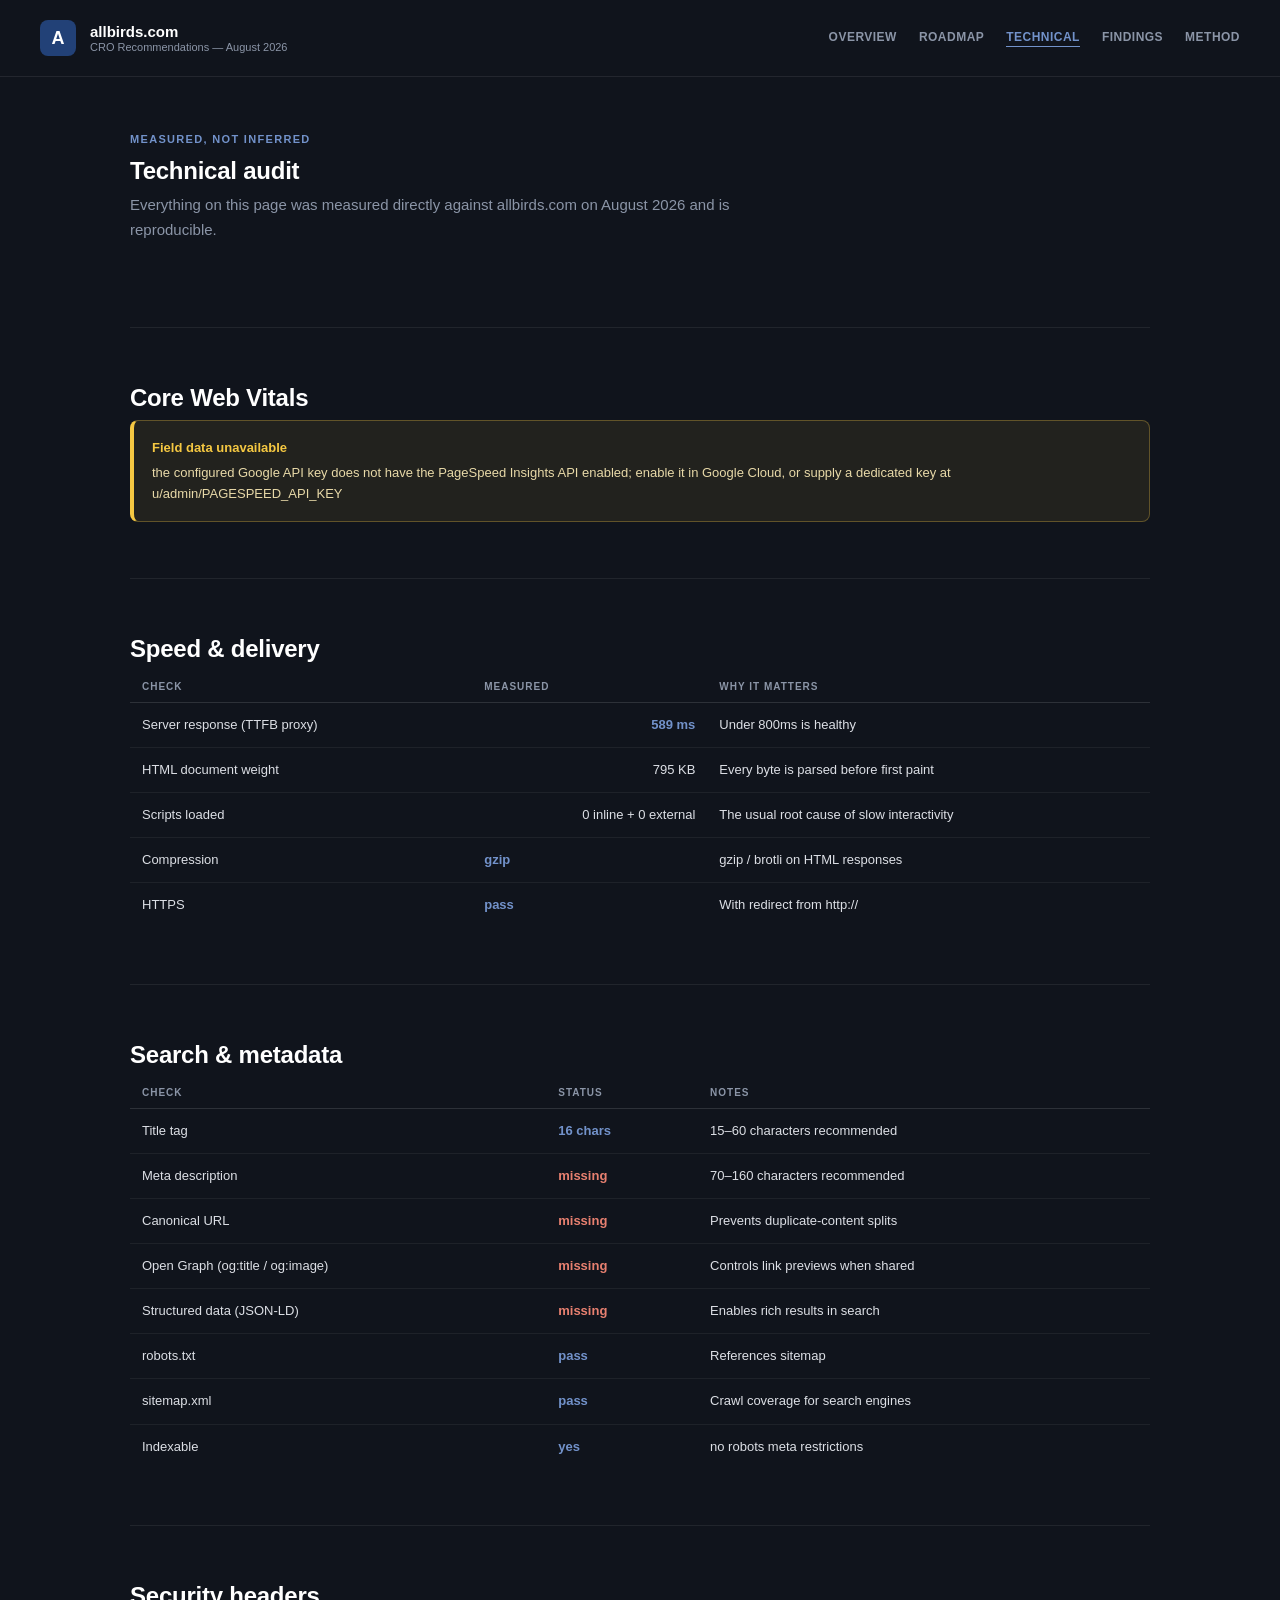
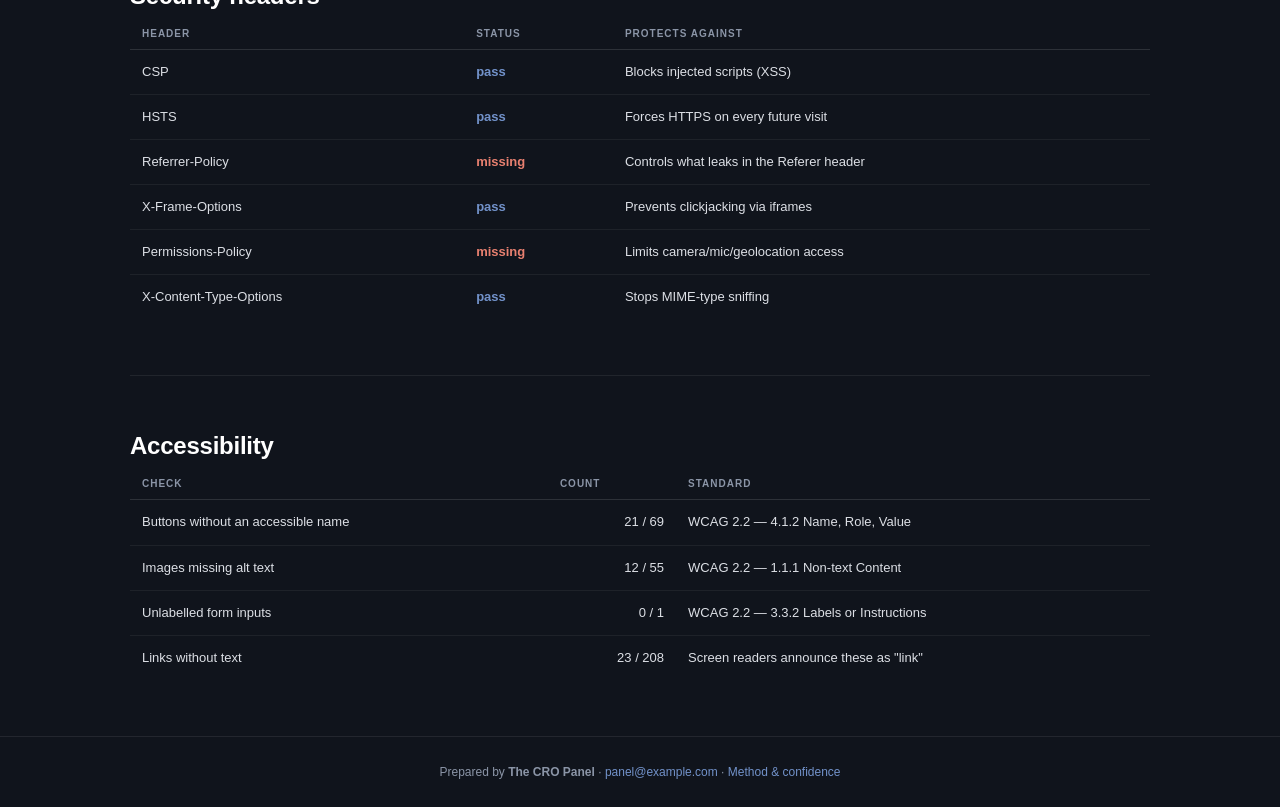
<file: technical.html>
<!doctype html>
<html lang="en">
<head>
<meta charset="utf-8">
<meta name="viewport" content="width=device-width, initial-scale=1.0">
<title>Technical — allbirds.com</title>
<link rel="stylesheet" href="cro_system.css">
<style>:root{--green:#224177;--teal:#7292ca;--navy:#10141c;--mid:#171d29;--light:#212a3b;--muted:#8b95a7;--off:#dcdfe5;}</style></head>
<body>
<header>
  <a class="logo-area" href="index.html" style="text-decoration:none">
    <div class="logo-dot">A</div>
    <div>
      <div class="logo-text">allbirds.com</div>
      <div class="logo-sub">CRO Recommendations — August 2026</div>
    </div>
  </a>
  <nav class="nav"><a href="index.html">Overview</a><a href="roadmap.html">Roadmap</a><a href="technical.html" class="active">Technical</a><a href="appendix.html">Findings</a><a href="methodology.html">Method</a></nav>
</header>

<div class="wrap">
  <div class="section">
    <div class="eyebrow-label">Measured, not inferred</div>
    <h2 class="section-title">Technical audit</h2>
    <p class="section-intro">Everything on this page was measured directly against
      allbirds.com on August 2026 and is reproducible.</p>
  </div>

  <div class="section">
    <h2 class="section-title">Core Web Vitals</h2>
    <div class="caveat"><strong>Field data unavailable</strong>the configured Google API key does not have the PageSpeed Insights API enabled; enable it in Google Cloud, or supply a dedicated key at u/admin/PAGESPEED_API_KEY</div>
  </div>

  <div class="section">
    <h2 class="section-title">Speed &amp; delivery</h2>
    <div class="tscroll"><table class="dtable">
      <thead><tr><th>Check</th><th class="num">Measured</th><th>Why it matters</th></tr></thead>
      <tbody>
    <tr><td>Server response (TTFB proxy)</td>
      <td class="num"><span class="check-pass">589 ms</span></td>
      <td>Under 800ms is healthy</td></tr>
    <tr><td>HTML document weight</td><td class="num">795 KB</td>
      <td>Every byte is parsed before first paint</td></tr>
    <tr><td>Scripts loaded</td>
      <td class="num">0 inline + 0 external</td>
      <td>The usual root cause of slow interactivity</td></tr>
    <tr><td>Compression</td><td><span class="check-pass">gzip</span></td>
      <td>gzip / brotli on HTML responses</td></tr>
    <tr><td>HTTPS</td><td><span class="check-pass">pass</span></td><td>With redirect from http://</td></tr></tbody></table></div>
  </div>

  <div class="section">
    <h2 class="section-title">Search &amp; metadata</h2>
    <div class="tscroll"><table class="dtable">
      <thead><tr><th>Check</th><th>Status</th><th>Notes</th></tr></thead>
      <tbody>
    <tr><td>Title tag</td><td><span class="check-pass">16 chars</span></td>
      <td>15–60 characters recommended</td></tr>
    <tr><td>Meta description</td><td><span class="check-fail">missing</span></td>
      <td>70–160 characters recommended</td></tr>
    <tr><td>Canonical URL</td><td><span class="check-fail">missing</span></td><td>Prevents duplicate-content splits</td></tr>
    <tr><td>Open Graph (og:title / og:image)</td><td><span class="check-fail">missing</span></td>
      <td>Controls link previews when shared</td></tr>
    <tr><td>Structured data (JSON-LD)</td><td><span class="check-fail">missing</span></td>
      <td>Enables rich results in search</td></tr>
    <tr><td>robots.txt</td><td><span class="check-pass">pass</span></td>
      <td>References sitemap</td></tr>
    <tr><td>sitemap.xml</td><td><span class="check-pass">pass</span></td>
      <td>Crawl coverage for search engines</td></tr>
    <tr><td>Indexable</td><td><span class="check-pass">yes</span></td>
      <td>no robots meta restrictions</td></tr></tbody></table></div>
  </div>

  <div class="section">
    <h2 class="section-title">Security headers</h2>
    <div class="tscroll"><table class="dtable">
      <thead><tr><th>Header</th><th>Status</th><th>Protects against</th></tr></thead>
      <tbody><tr><td>CSP</td><td><span class="check-pass">pass</span></td><td>Blocks injected scripts (XSS)</td></tr><tr><td>HSTS</td><td><span class="check-pass">pass</span></td><td>Forces HTTPS on every future visit</td></tr><tr><td>Referrer-Policy</td><td><span class="check-fail">missing</span></td><td>Controls what leaks in the Referer header</td></tr><tr><td>X-Frame-Options</td><td><span class="check-pass">pass</span></td><td>Prevents clickjacking via iframes</td></tr><tr><td>Permissions-Policy</td><td><span class="check-fail">missing</span></td><td>Limits camera/mic/geolocation access</td></tr><tr><td>X-Content-Type-Options</td><td><span class="check-pass">pass</span></td><td>Stops MIME-type sniffing</td></tr></tbody></table></div>
  </div>

  <div class="section">
    <h2 class="section-title">Accessibility</h2>
    <div class="tscroll"><table class="dtable">
      <thead><tr><th>Check</th><th class="num">Count</th><th>Standard</th></tr></thead>
      <tbody>
    <tr><td>Buttons without an accessible name</td>
      <td class="num">21 / 69</td>
      <td>WCAG 2.2 — 4.1.2 Name, Role, Value</td></tr>
    <tr><td>Images missing alt text</td>
      <td class="num">12 / 55</td>
      <td>WCAG 2.2 — 1.1.1 Non-text Content</td></tr>
    <tr><td>Unlabelled form inputs</td>
      <td class="num">0 / 1</td>
      <td>WCAG 2.2 — 3.3.2 Labels or Instructions</td></tr>
    <tr><td>Links without text</td>
      <td class="num">23 / 208</td>
      <td>Screen readers announce these as "link"</td></tr></tbody></table></div>
  </div>
</div>
<div class="footer">
  Prepared by <strong>The CRO Panel</strong> · <a href="mailto:panel@example.com">panel@example.com</a> · <a href="methodology.html">Method &amp; confidence</a>
</div>
<div class="modal-overlay" id="modal-root"><div class="modal-box"></div></div>
<script>
(function(){
  var root=document.getElementById('modal-root');
  function close(){root.classList.remove('open');}
  document.addEventListener('click',function(e){
    var b=e.target.closest('[data-m]');
    if(b){var t=document.getElementById('m-'+b.getAttribute('data-m'));
      if(t){root.querySelector('.modal-box').innerHTML=
        '<button class="modal-close" aria-label="Close">\u00d7</button>'+t.innerHTML;
        root.classList.add('open');}return;}
    if(e.target.closest('.modal-close')||e.target===root)close();
  });
  document.addEventListener('keydown',function(e){if(e.key==='Escape')close();});
  function scale(){
    document.querySelectorAll('.card-preview .preview-inner').forEach(function(el){
      var w=el.parentElement.clientWidth;if(!w)return;
      var s=w/1280;el.style.transform='scale('+s+')';
      el.parentElement.style.height=Math.round(514*s)+'px';});
  }
  scale();window.addEventListener('resize',scale);
})();
</script>
</body>
</html>
</file>
<file: cro_system.css>
/* ============================================================
   CRO PANEL DESIGN SYSTEM
   Tokens and rules extracted verbatim from the reference
   deliverable (nomad-cro-mockups). Shared by the index page
   and every before/after mockup page.
   ============================================================ */

*, *::before, *::after { box-sizing: border-box; margin: 0; padding: 0; }

:root {
  --green:   #008061;
  --teal:    #3DB891;
  --navy:    #0A1628;
  --mid:     #112240;
  --light:   #1A3357;
  --muted:   #7A9E8E;
  --off:     #D8E8E0;
  --white:   #ffffff;
  --red:     #C0392B;
  --gold:    #F5C842;
}

body {
  font-family: -apple-system, BlinkMacSystemFont, 'Segoe UI', sans-serif;
  background: var(--navy);
  color: var(--white);
  min-height: 100vh;
}

/* ── Header ───────────────────────────────────────────────── */
header {
  border-bottom: 1px solid rgba(255,255,255,0.08);
  padding: 20px 40px;
  display: flex;
  align-items: center;
  justify-content: space-between;
}
.logo-area { display: flex; align-items: center; gap: 14px; }
.logo-dot {
  width: 36px; height: 36px;
  background: var(--green);
  border-radius: 8px;
  display: flex; align-items: center; justify-content: center;
  font-size: 18px; font-weight: 900; color: #fff;
}
.logo-text { font-size: 15px; font-weight: 700; color: var(--white); }
.logo-sub  { font-size: 11px; color: var(--muted); margin-top: 1px; }
.header-tag {
  background: rgba(0,128,97,0.15);
  border: 1px solid rgba(0,128,97,0.4);
  border-radius: 20px;
  padding: 5px 14px;
  font-size: 11px;
  font-weight: 700;
  color: var(--teal);
  letter-spacing: 0.06em;
  text-transform: uppercase;
}

/* ── Hero ─────────────────────────────────────────────────── */
.hero {
  text-align: center;
  padding: 72px 40px 56px;
  max-width: 780px;
  margin: 0 auto;
}
.hero-eyebrow {
  color: var(--teal);
  font-size: 11px;
  font-weight: 700;
  letter-spacing: 0.14em;
  text-transform: uppercase;
  margin-bottom: 16px;
}
.hero h1 {
  font-size: 42px;
  font-weight: 900;
  line-height: 1.1;
  margin-bottom: 16px;
  background: linear-gradient(135deg, #fff 60%, var(--teal));
  -webkit-background-clip: text;
  -webkit-text-fill-color: transparent;
  background-clip: text;
}
.hero p {
  color: var(--muted);
  font-size: 16px;
  line-height: 1.65;
  max-width: 560px;
  margin: 0 auto 32px;
}
.hero-meta {
  display: flex;
  align-items: center;
  justify-content: center;
  gap: 24px;
  font-size: 12px;
  color: rgba(255,255,255,0.35);
}
.hero-meta span { display: flex; align-items: center; gap: 6px; }
.hero-meta .dot { width: 4px; height: 4px; background: rgba(255,255,255,0.2); border-radius: 50%; }

/* ── Priority strip ───────────────────────────────────────── */
.priority-strip {
  display: flex;
  gap: 0;
  max-width: 900px;
  margin: 0 auto 64px;
  border-radius: 12px;
  overflow: hidden;
  border: 1px solid rgba(255,255,255,0.08);
}
.pitem {
  flex: 1;
  padding: 16px 14px;
  text-align: center;
  background: var(--mid);
  border-right: 1px solid rgba(255,255,255,0.06);
  transition: background 0.15s;
}
.pitem:last-child { border-right: none; }
.pitem:hover { background: var(--light); }
.pitem .pnum {
  font-size: 10px;
  font-weight: 700;
  letter-spacing: 0.1em;
  text-transform: uppercase;
  color: var(--muted);
  margin-bottom: 4px;
}
.pitem .ptitle {
  font-size: 12px;
  font-weight: 700;
  color: var(--white);
  line-height: 1.3;
}
.pitem .pbadge {
  display: inline-block;
  margin-top: 6px;
  font-size: 9px;
  font-weight: 700;
  letter-spacing: 0.06em;
  text-transform: uppercase;
  padding: 2px 8px;
  border-radius: 20px;
}
.badge-urgent { background: rgba(192,57,43,0.25); color: #e88070; }
.badge-high   { background: rgba(0,128,97,0.25);  color: var(--teal); }

/* ── Cards grid ───────────────────────────────────────────── */
.cards-section {
  max-width: 1100px;
  margin: 0 auto;
  padding: 0 40px 80px;
}
.section-label {
  font-size: 11px;
  font-weight: 700;
  letter-spacing: 0.12em;
  text-transform: uppercase;
  color: var(--muted);
  margin-bottom: 24px;
  padding-bottom: 10px;
  border-bottom: 1px solid rgba(255,255,255,0.08);
}
.cards { display: grid; grid-template-columns: repeat(2, 1fr); gap: 20px; }

.cards > .card {
  background: var(--mid);
  border: 1px solid rgba(255,255,255,0.07);
  border-radius: 16px;
  overflow: hidden;
  text-decoration: none;
  display: block;
  transition: transform 0.18s, border-color 0.18s, box-shadow 0.18s;
}
.cards > .card:hover {
  transform: translateY(-3px);
  border-color: rgba(0,128,97,0.5);
  box-shadow: 0 12px 40px rgba(0,0,0,0.35);
}

/* The preview is the real mockup markup, rendered at true page width
   (1280px, same as a mockup page) and scaled to fit the 500px card.
   Scale factor = 498 / 1280 = 0.389, so the card shows a faithful
   miniature of the page rather than a re-styled approximation. */
.card-preview {
  position: relative;
  height: 200px;
  overflow: hidden;
  background: var(--navy);
}
.card-preview .preview-inner {
  display: flex;
  width: 1280px;
  height: 514px;
  transform: scale(0.389);
  transform-origin: top left;
  pointer-events: none;
}
.preview-half {
  flex: 0 0 639px;
  width: 639px;
  display: flex;
  flex-direction: column;
  min-width: 0;
  overflow: hidden;
}
.preview-bar {
  padding: 8px 0;
  text-align: center;
  font-size: 9px;
  font-weight: 800;
  letter-spacing: 0.1em;
  text-transform: uppercase;
  flex-shrink: 0;
}
.bar-red   { background: #C0392B; color: #fff; }
.bar-green { background: #008061; color: #fff; }
.preview-body {
  flex: 1;
  display: flex;
  align-items: stretch;
  justify-content: stretch;
  background: var(--navy);
  overflow: hidden;
}
.preview-body > * { width: 100%; }
.preview-divider { width: 2px; background: rgba(255,255,255,0.1); flex-shrink: 0; }

/* The surface fills the preview viewport instead of its 520px page height. */
.preview-body .surface {
  min-height: 0;
  height: 100%;
  padding: 28px 32px;
  justify-content: flex-start;
}

/* ── Card body ────────────────────────────────────────────── */
.card-body { padding: 22px 24px 24px; }
.card-priority {
  display: flex;
  align-items: center;
  gap: 8px;
  margin-bottom: 10px;
}
.priority-num {
  width: 22px; height: 22px;
  border-radius: 6px;
  display: flex; align-items: center; justify-content: center;
  font-size: 11px; font-weight: 800; color: #fff;
  flex-shrink: 0;
}
.num-urgent { background: var(--red); }
.num-high   { background: var(--green); }
.priority-label {
  font-size: 10px;
  font-weight: 700;
  letter-spacing: 0.08em;
  text-transform: uppercase;
}
.label-urgent { color: #e88070; }
.label-high   { color: var(--teal); }
.card-body h2 {
  font-size: 17px;
  font-weight: 800;
  color: var(--white);
  line-height: 1.3;
  margin-bottom: 8px;
}
.card-body p {
  font-size: 13px;
  line-height: 1.6;
  color: var(--muted);
  margin-bottom: 14px;
}
.card-link {
  font-size: 12px;
  font-weight: 700;
  color: var(--teal);
  display: inline-flex;
  align-items: center;
  gap: 6px;
}
.card-link .arrow { transition: transform 0.15s; }
.cards > .card:hover .card-link .arrow { transform: translateX(3px); }

/* ── Footer ───────────────────────────────────────────────── */
.footer {
  border-top: 1px solid rgba(255,255,255,0.08);
  padding: 28px 40px;
  text-align: center;
  font-size: 12px;
  color: var(--muted);
}
.footer a { color: var(--teal); text-decoration: none; }

/* ============================================================
   MOCKUP PAGES — split-screen before / after
   ============================================================ */
body.mockup { background: #f0f0f0; }

.page { display: flex; gap: 0; width: 1280px; margin: 0 auto; }
.col  { flex: 1; display: flex; flex-direction: column; min-width: 0; }
.divider { width: 2px; background: rgba(0,0,0,0.12); flex-shrink: 0; }

.label-bar {
  text-align: center;
  padding: 14px 16px;
  white-space: nowrap;
  overflow: hidden;
  text-overflow: ellipsis;
  font-size: 13px;
  font-weight: 700;
  letter-spacing: 0.08em;
  text-transform: uppercase;
}
.label-current     { background: #c0392b; color: #fff; }
.label-recommended { background: #008061; color: #fff; }

/* The dark UI surface that holds the reproduced interface. */
.surface {
  background: var(--navy);
  min-height: 520px;
  display: flex;
  flex-direction: column;
  align-items: center;
  justify-content: center;
  padding: 60px 48px;
  text-align: center;
  position: relative;
  overflow: hidden;
  flex: 1;
}
.surface .eyebrow {
  color: var(--teal);
  font-size: 11px;
  font-weight: 700;
  letter-spacing: 0.12em;
  text-transform: uppercase;
  margin-bottom: 16px;
}
.surface h1 {
  color: var(--white);
  font-size: 38px;
  font-weight: 800;
  line-height: 1.15;
  margin-bottom: 14px;
  max-width: 560px;
}
.surface h2 {
  color: var(--white);
  font-size: 26px;
  font-weight: 800;
  line-height: 1.2;
  margin-bottom: 12px;
}
.surface h3 {
  color: var(--white);
  font-size: 18px;
  font-weight: 700;
  margin-bottom: 10px;
}
.surface p {
  color: #9bb8a8;
  font-size: 16px;
  line-height: 1.6;
  margin-bottom: 24px;
  max-width: 460px;
}
.surface ul { list-style: none; margin-bottom: 20px; }
.surface li {
  color: #a8d4be;
  font-size: 14px;
  line-height: 1.9;
  text-align: left;
}

span.btn-primary, span.btn-secondary { text-decoration: none; }
.btn-primary {
  background: var(--green);
  color: #fff;
  border: none;
  padding: 16px 32px;
  font-size: 15px;
  font-weight: 700;
  border-radius: 6px;
  cursor: pointer;
  display: inline-block;
  margin: 0 6px 12px;
  letter-spacing: 0.04em;
  text-transform: uppercase;
}
.btn-secondary {
  background: transparent;
  color: #fff;
  border: 2px solid rgba(255,255,255,0.4);
  padding: 14px 28px;
  font-size: 14px;
  font-weight: 600;
  border-radius: 6px;
  cursor: pointer;
  display: inline-block;
  margin: 0 6px 12px;
}

/* Form primitives for lead-capture mockups */
.field, .surface input, .surface select, .surface textarea {
  display: block;
  background: rgba(255,255,255,0.07);
  border: 1px solid rgba(255,255,255,0.14);
  border-radius: 5px;
  padding: 12px 14px;
  color: #cfe3d8;
  font-size: 13px;
  text-align: left;
  margin-bottom: 8px;
  width: 100%;
}
.field-label, .surface label {
  display: block;
  color: var(--muted);
  font-size: 10px;
  font-weight: 700;
  letter-spacing: 0.08em;
  text-transform: uppercase;
  text-align: left;
  margin-bottom: 4px;
  width: 100%;
}
.field.removed, .removed { opacity: 0.32; text-decoration: line-through; }
.surface input::placeholder, .surface textarea::placeholder { color: #7d94a4; }
.surface input:focus, .surface select:focus, .surface textarea:focus { outline: 2px solid var(--green); }
/* keep a label and its control stacked, never overlapping */
.surface form, .surface .form { width: 100%; max-width: 420px; }
.price {
  color: var(--white);
  font-size: 34px;
  font-weight: 900;
  line-height: 1;
  margin-bottom: 6px;
}
.pill {
  display: inline-block;
  background: rgba(255,255,255,0.06);
  border: 1px solid rgba(255,255,255,0.14);
  border-radius: 20px;
  padding: 4px 12px;
  color: var(--muted);
  font-size: 11px;
  margin: 0 4px 6px;
}

/* Callouts */
.problem-callout {
  background: rgba(232,93,74,0.18);
  border: 1px solid #e85d4a;
  border-left: 4px solid #e85d4a;
  border-radius: 6px;
  padding: 14px 16px;
  margin-top: 26px;
  color: #ffb3a7;
  font-size: 13px;
  line-height: 1.6;
  text-align: left;
  max-width: 520px;
}
.problem-callout strong { color: #ff8f7a; display: block; margin-bottom: 4px; }

.win-callout, .good-callout {
  background: rgba(0,128,97,0.15);
  border: 1px solid var(--green);
  border-left: 4px solid var(--green);
  border-radius: 6px;
  padding: 14px 16px;
  margin-top: 26px;
  color: #a8e8d0;
  font-size: 13px;
  line-height: 1.6;
  text-align: left;
  max-width: 520px;
}
.win-callout strong, .good-callout strong { color: var(--teal); display: block; margin-bottom: 4px; }

/* PROBLEM / FIX annotation panels beneath each column */
.annotation {
  background: #fff;
  border-left: 4px solid var(--red);
  padding: 22px 26px;
  color: #24303a;
  font-size: 14px;
  line-height: 1.65;
}
.annotation.good { border-left-color: var(--green); }
.annotation strong {
  display: block;
  font-size: 11px;
  font-weight: 800;
  letter-spacing: 0.1em;
  text-transform: uppercase;
  color: #6b7a86;
  margin-bottom: 8px;
}

/* ============================================================
   REPORT PAGES — scorecard, roadmap, findings, methodology
   Same tokens as the mockups; these are the surrounding document.
   ============================================================ */

.wrap { max-width: 1100px; margin: 0 auto; padding: 0 40px; }
.wrap-narrow { max-width: 820px; margin: 0 auto; padding: 0 40px; }

/* Header navigation */
.nav { display: flex; align-items: center; gap: 22px; }
.nav a {
  color: var(--muted); text-decoration: none; font-size: 12px;
  font-weight: 600; letter-spacing: 0.04em; text-transform: uppercase;
  padding-bottom: 2px; border-bottom: 1px solid transparent;
}
.nav a:hover { color: var(--off); }
.nav a.active { color: var(--teal); border-bottom-color: var(--teal); }

/* Section furniture */
.section { padding: 56px 0; border-top: 1px solid rgba(255,255,255,0.07); }
.section:first-of-type { border-top: none; }
.section h2.section-title {
  font-size: 24px; font-weight: 800; color: var(--white);
  margin-bottom: 8px; letter-spacing: -0.01em;
}
.section .section-intro {
  color: var(--muted); font-size: 15px; line-height: 1.65;
  max-width: 680px; margin-bottom: 28px;
}
.eyebrow-label {
  font-size: 11px; font-weight: 700; letter-spacing: 0.12em;
  text-transform: uppercase; color: var(--teal); margin-bottom: 12px;
}

/* Scorecard */
.scorecard {
  display: grid; grid-template-columns: 220px 1fr; gap: 28px;
  background: var(--mid); border: 1px solid rgba(255,255,255,0.08);
  border-radius: 16px; padding: 28px; align-items: center;
}
.grade-dial { text-align: center; }
.grade-letter {
  font-size: 72px; font-weight: 900; line-height: 1;
  background: linear-gradient(135deg, #fff 40%, var(--teal));
  -webkit-background-clip: text; -webkit-text-fill-color: transparent; background-clip: text;
}
.grade-score { color: var(--muted); font-size: 13px; margin-top: 6px; }
.surface-rows { display: flex; flex-direction: column; gap: 10px; }
.surface-row { display: grid; grid-template-columns: 1fr 90px 46px; gap: 14px; align-items: center; }
.surface-row .sname { font-size: 13px; color: var(--off); font-weight: 600; }
.bar-track { height: 8px; background: rgba(255,255,255,0.08); border-radius: 20px; overflow: hidden; }
.bar-fill { height: 100%; border-radius: 20px; background: var(--green); }
.bar-fill.warn { background: var(--gold); }
.bar-fill.bad  { background: var(--red); }
.surface-row .sgrade { font-size: 13px; font-weight: 800; color: var(--white); text-align: right; }

/* Stat tiles */
.tiles { display: grid; grid-template-columns: repeat(4, 1fr); gap: 16px; }
.tile {
  background: var(--mid); border: 1px solid rgba(255,255,255,0.08);
  border-radius: 12px; padding: 20px;
}
.tile .tval { font-size: 26px; font-weight: 900; color: var(--white); line-height: 1.1; }
.tile .tlabel {
  font-size: 11px; color: var(--muted); margin-top: 6px;
  letter-spacing: 0.06em; text-transform: uppercase; font-weight: 700;
}
.tile .tnote { font-size: 12px; color: var(--muted); margin-top: 8px; line-height: 1.5; }

/* Data tables */
.dtable { width: 100%; border-collapse: collapse; font-size: 13px; }
.dtable th {
  text-align: left; color: var(--muted); font-size: 10px; font-weight: 700;
  letter-spacing: 0.1em; text-transform: uppercase;
  padding: 10px 12px; border-bottom: 1px solid rgba(255,255,255,0.12);
}
.dtable td {
  padding: 12px; color: var(--off); border-bottom: 1px solid rgba(255,255,255,0.06);
  vertical-align: top; line-height: 1.55;
}
.dtable tr:last-child td { border-bottom: none; }
.dtable td.num { text-align: right; font-variant-numeric: tabular-nums; white-space: nowrap; }
.dtable .yes { color: var(--teal); font-weight: 700; }
.dtable .no  { color: #6a7f8c; }

/* Badges */
.badge {
  display: inline-block; font-size: 10px; font-weight: 700;
  letter-spacing: 0.06em; text-transform: uppercase;
  padding: 3px 9px; border-radius: 20px; white-space: nowrap;
}
.badge-urgent   { background: rgba(192,57,43,0.25); color: #e88070; }
.badge-high     { background: rgba(0,128,97,0.25);  color: var(--teal); }
.badge-medium   { background: rgba(245,200,66,0.18); color: var(--gold); }
.badge-verified { background: rgba(61,184,145,0.18); color: var(--teal); }
.badge-effort   { background: rgba(255,255,255,0.08); color: var(--off); }
.badge-row { display: flex; flex-wrap: wrap; gap: 8px; align-items: center; }

/* Evidence */
.evidence-list { list-style: none; display: flex; flex-direction: column; gap: 12px; }
.evidence-list li {
  background: rgba(255,255,255,0.03); border-left: 3px solid var(--teal);
  border-radius: 0 8px 8px 0; padding: 14px 16px;
  color: var(--off); font-size: 14px; line-height: 1.6;
}
.agreement {
  display: inline-flex; align-items: center; gap: 8px;
  background: rgba(0,128,97,0.12); border: 1px solid rgba(0,128,97,0.35);
  border-radius: 20px; padding: 6px 14px; color: var(--teal);
  font-size: 12px; font-weight: 700; margin-bottom: 18px;
}

/* Caveat / assumption box */
.caveat {
  background: rgba(245,200,66,0.08); border: 1px solid rgba(245,200,66,0.3);
  border-left: 4px solid var(--gold); border-radius: 8px;
  padding: 16px 18px; color: #e8d9a8; font-size: 13px; line-height: 1.65;
}
.caveat strong { color: var(--gold); display: block; margin-bottom: 4px; }

/* Dev spec */
.spec { display: grid; grid-template-columns: 170px 1fr; gap: 0; }
.spec dt {
  font-size: 10px; font-weight: 700; letter-spacing: 0.1em; text-transform: uppercase;
  color: var(--muted); padding: 12px 0; border-top: 1px solid rgba(255,255,255,0.07);
}
.spec dd {
  font-size: 14px; color: var(--off); line-height: 1.6;
  padding: 12px 0; border-top: 1px solid rgba(255,255,255,0.07);
}
.spec dt:first-of-type, .spec dd:first-of-type { border-top: none; }
.mono { font-family: ui-monospace, SFMono-Regular, Menlo, Consolas, monospace; font-size: 13px; }

/* Roadmap */
.weeks { display: grid; grid-template-columns: repeat(4, 1fr); gap: 16px; align-items: start; }
.week {
  background: var(--mid); border: 1px solid rgba(255,255,255,0.08);
  border-radius: 14px; overflow: hidden;
}
.week-head { padding: 16px 18px; background: rgba(0,128,97,0.14); border-bottom: 1px solid rgba(255,255,255,0.08); }
.week-num { font-size: 11px; font-weight: 800; letter-spacing: 0.1em; text-transform: uppercase; color: var(--teal); }
.week-theme { font-size: 13px; color: var(--white); font-weight: 700; margin-top: 4px; line-height: 1.35; }
.week-body { padding: 14px 18px 18px; display: flex; flex-direction: column; gap: 12px; }
.week-item { border-left: 2px solid rgba(255,255,255,0.14); padding-left: 12px; }
.week-item a { color: var(--white); font-size: 13px; font-weight: 700; text-decoration: none; line-height: 1.35; display: block; }
.week-item a:hover { color: var(--teal); }
.week-item .wmeta { font-size: 11px; color: var(--muted); margin-top: 5px; }
.week-empty { color: var(--muted); font-size: 12px; font-style: italic; }

/* Finding detail header */
.finding-head { padding: 40px 0 28px; }
.finding-head h1 {
  font-size: 34px; font-weight: 900; color: var(--white);
  line-height: 1.15; margin: 12px 0; letter-spacing: -0.02em;
}
.finding-head .thesis { color: var(--off); font-size: 17px; line-height: 1.65; max-width: 720px; }
.rank-chip {
  display: inline-flex; align-items: center; justify-content: center;
  width: 26px; height: 26px; border-radius: 7px; font-size: 12px; font-weight: 800; color: #fff;
}
.rank-urgent { background: var(--red); }
.rank-high   { background: var(--green); }
.rank-medium { background: #8a7320; }

/* Split view inside a finding page */
.split { display: flex; width: 100%; border-radius: 12px; overflow: hidden; border: 1px solid rgba(255,255,255,0.1); }
.split .col { flex: 1; min-width: 0; display: flex; flex-direction: column; }
.split .divider { width: 2px; background: rgba(255,255,255,0.12); }

/* Pager */
.pager { display: flex; justify-content: space-between; gap: 16px; padding: 32px 0 12px; }
.pager a { color: var(--teal); text-decoration: none; font-size: 13px; font-weight: 700; }
.pager a:hover { color: var(--off); }

/* Source list */
.sources { list-style: none; display: flex; flex-direction: column; gap: 14px; }
.sources li { color: var(--muted); font-size: 13px; line-height: 1.6; }
.sources a { color: var(--teal); text-decoration: none; }
.sources a:hover { text-decoration: underline; }
.sources .claim { color: var(--off); display: block; margin-top: 2px; }




/* ============================================================
   v3 — modals, screenshots, diff chips, thumbnails, downloads
   ============================================================ */

/* "How did we get this?" links + modal */
.explain {
  background: none; border: none; cursor: pointer;
  color: var(--teal); font-size: 11px; font-weight: 700;
  display: inline-flex; align-items: center; gap: 5px;
  padding: 4px 0 0; letter-spacing: 0.02em;
}
.explain::before {
  content: "?"; display: inline-flex; align-items: center; justify-content: center;
  width: 14px; height: 14px; border-radius: 50%;
  border: 1.5px solid currentColor; font-size: 9px; flex-shrink: 0;
}
.explain:hover { color: var(--off); }

.modal-overlay {
  position: fixed; inset: 0; background: rgba(4, 10, 20, 0.78);
  display: none; align-items: center; justify-content: center;
  z-index: 100; padding: 20px; backdrop-filter: blur(3px);
}
.modal-overlay.open { display: flex; }
.modal-box {
  background: var(--mid); border: 1px solid rgba(255,255,255,0.14);
  border-radius: 16px; max-width: 640px; width: 100%;
  max-height: 82vh; overflow-y: auto; padding: 28px 30px;
  box-shadow: 0 24px 80px rgba(0,0,0,0.5);
}
.modal-box h3 {
  color: var(--white); font-size: 17px; font-weight: 800; margin-bottom: 14px;
  padding-right: 40px;
}
.modal-box p { color: var(--off); font-size: 14px; line-height: 1.7; margin-bottom: 12px; }
.modal-box .formula {
  font-family: ui-monospace, SFMono-Regular, Menlo, Consolas, monospace;
  background: rgba(0,0,0,0.3); border: 1px solid rgba(255,255,255,0.1);
  border-radius: 8px; padding: 14px 16px; color: var(--teal);
  font-size: 13px; line-height: 1.7; margin: 12px 0; overflow-x: auto;
  white-space: pre-wrap;
}
.modal-box table { width: 100%; border-collapse: collapse; margin: 12px 0; font-size: 13px; }
.modal-box th { text-align: left; color: var(--muted); font-size: 10px;
  text-transform: uppercase; letter-spacing: 0.08em; padding: 8px 10px;
  border-bottom: 1px solid rgba(255,255,255,0.14); }
.modal-box td { color: var(--off); padding: 8px 10px; border-bottom: 1px solid rgba(255,255,255,0.06); }
.modal-box td.num { text-align: right; font-variant-numeric: tabular-nums; }
.modal-close {
  position: sticky; top: 0; float: right; margin: -8px -10px 0 0;
  background: rgba(255,255,255,0.08); border: none; color: var(--off);
  width: 30px; height: 30px; border-radius: 8px; cursor: pointer;
  font-size: 15px; line-height: 1;
}
.modal-close:hover { background: rgba(255,255,255,0.16); }

/* Real screenshots of the target site */
.shotwrap { position: relative; background: #fff; overflow: hidden; flex: 1; min-height: 320px; }
.shotwrap img.shot { display: block; width: 100%; height: 100%; object-fit: cover; object-position: top; }
.shot-tag {
  position: absolute; left: 14px; right: 14px; bottom: 14px;
  background: rgba(16, 24, 36, 0.92); border: 1px solid #e85d4a;
  border-left: 4px solid #e85d4a; border-radius: 8px;
  padding: 12px 14px; color: #ffc7bd; font-size: 13px; line-height: 1.55;
  backdrop-filter: blur(4px);
}
.shot-tag strong { color: #ff9583; display: block; margin-bottom: 3px; font-size: 12px; }
.preview-half .shotwrap { min-height: 0; }
.preview-half img.shot { height: 100%; }

/* Diff chips — what changed between the two sides */
.diff-chips {
  display: flex; flex-wrap: wrap; gap: 8px;
  padding: 12px 16px; background: rgba(0,0,0,0.25);
  border-bottom: 1px solid rgba(255,255,255,0.08);
}
.diff-chips .chip {
  display: inline-flex; align-items: center; gap: 6px;
  background: rgba(61,184,145,0.14); border: 1px solid rgba(61,184,145,0.4);
  border-radius: 20px; padding: 4px 12px;
  color: var(--teal); font-size: 11.5px; font-weight: 700; line-height: 1.35;
}
.diff-chips .chip::before { content: "→"; font-weight: 900; }

/* Findings list with thumbnails */
.finding-row {
  display: grid; grid-template-columns: 150px 1fr auto; gap: 18px;
  background: var(--mid); border: 1px solid rgba(255,255,255,0.08);
  border-radius: 14px; padding: 14px; margin-bottom: 14px;
  text-decoration: none; align-items: center;
  transition: border-color 0.15s, transform 0.15s;
}
.finding-row:hover { border-color: rgba(0,128,97,0.5); transform: translateY(-2px); }
.finding-thumb {
  width: 150px; height: 96px; border-radius: 8px; overflow: hidden;
  background: var(--navy); position: relative;
}
.finding-thumb img { width: 100%; height: 100%; object-fit: cover; object-position: top; }
.finding-thumb .mini-surface { transform: scale(0.28); transform-origin: top left; width: 536px; height: 343px; }
.finding-row .fr-body h3 { color: var(--white); font-size: 15px; font-weight: 800; margin-bottom: 4px; }
.finding-row .fr-body p { color: var(--muted); font-size: 12.5px; line-height: 1.5; }
.finding-row .fr-meta { text-align: right; display: flex; flex-direction: column; gap: 6px; align-items: flex-end; }

/* Download buttons */
.dl-row { display: flex; flex-wrap: wrap; gap: 10px; margin-top: 18px; }
.btn-dl {
  display: inline-flex; align-items: center; gap: 8px;
  background: rgba(0,128,97,0.16); border: 1px solid rgba(0,128,97,0.5);
  border-radius: 8px; padding: 9px 16px;
  color: var(--teal); font-size: 12.5px; font-weight: 700; text-decoration: none;
}
.btn-dl:hover { background: rgba(0,128,97,0.28); }
.btn-dl::before { content: "↓"; font-weight: 900; }

/* Technical audit page */
.tech-grid { display: grid; grid-template-columns: repeat(3, 1fr); gap: 16px; margin-bottom: 8px; }
.check-pass { color: var(--teal); font-weight: 700; }
.check-warn { color: var(--gold); font-weight: 700; }
.check-fail { color: #e88070; font-weight: 700; }

/* Method page telemetry */
.trace { border-left: 2px solid rgba(255,255,255,0.14); margin-left: 8px; }
.trace-step { position: relative; padding: 0 0 20px 24px; }
.trace-step::before {
  content: ""; position: absolute; left: -6px; top: 4px;
  width: 10px; height: 10px; border-radius: 50%;
  background: var(--teal); border: 2px solid var(--navy);
}
.trace-step .t-name { color: var(--white); font-size: 14px; font-weight: 800; }
.trace-step .t-detail { color: var(--muted); font-size: 12.5px; line-height: 1.6; margin-top: 3px; }
.trace-step .t-detail .mono { color: var(--off); }

/* Table scroll wrapper for small screens */
.tscroll { overflow-x: auto; -webkit-overflow-scrolling: touch; }

/* ============================================================
   Responsive — tablet and phone
   ============================================================ */
@media (max-width: 1180px) {
  .cards-section, .wrap { padding-left: 28px; padding-right: 28px; }
  .priority-strip { margin-left: 28px; margin-right: 28px; }
}

@media (max-width: 900px) {
  header { padding: 14px 20px; flex-wrap: wrap; gap: 12px; }
  .nav { gap: 14px; flex-wrap: wrap; }
  .hero { padding: 44px 20px 36px; }
  .hero h1 { font-size: clamp(30px, 7.5vw, 42px); }
  .hero p { font-size: 15px; }
  .hero-meta { flex-wrap: wrap; gap: 10px 18px; }

  .wrap, .wrap-narrow, .cards-section { padding-left: 20px; padding-right: 20px; }
  .section { padding: 40px 0; }

  .scorecard { grid-template-columns: 1fr; gap: 20px; padding: 22px; }
  .grade-letter { font-size: 56px; }
  .tiles, .tech-grid { grid-template-columns: repeat(2, 1fr); }
  .cards { grid-template-columns: 1fr; }
  .weeks { grid-template-columns: repeat(2, 1fr); }

  .priority-strip {
    margin-left: 20px; margin-right: 20px;
    display: grid; grid-template-columns: repeat(2, 1fr);
  }
  .pitem { border-right: none; border-bottom: 1px solid rgba(255,255,255,0.06); }

  .split { flex-direction: column; }
  .split .divider { width: auto; height: 2px; }

  .spec { grid-template-columns: 1fr; }
  .spec dt { padding-bottom: 2px; border-top: 1px solid rgba(255,255,255,0.07); }
  .spec dd { padding-top: 2px; border-top: none; }

  .finding-row { grid-template-columns: 110px 1fr; }
  .finding-thumb { width: 110px; height: 72px; }
  .finding-row .fr-meta { grid-column: 1 / -1; flex-direction: row; }

  .dtable { font-size: 12px; }
  .dtable th, .dtable td { padding: 8px; }
  .finding-head h1 { font-size: clamp(24px, 6.5vw, 34px); }
}

@media (max-width: 600px) {
  .tiles, .tech-grid, .weeks, .priority-strip { grid-template-columns: 1fr; }
  .wrap, .wrap-narrow, .cards-section { padding-left: 14px; padding-right: 14px; }
  .priority-strip { margin-left: 14px; margin-right: 14px; }
  .hero { padding: 32px 14px 28px; }
  .modal-box { padding: 20px; }
  .tile .tval { font-size: 22px; }
  .card-body { padding: 16px 16px 18px; }
  .pager { flex-direction: column; }
}
</file>
